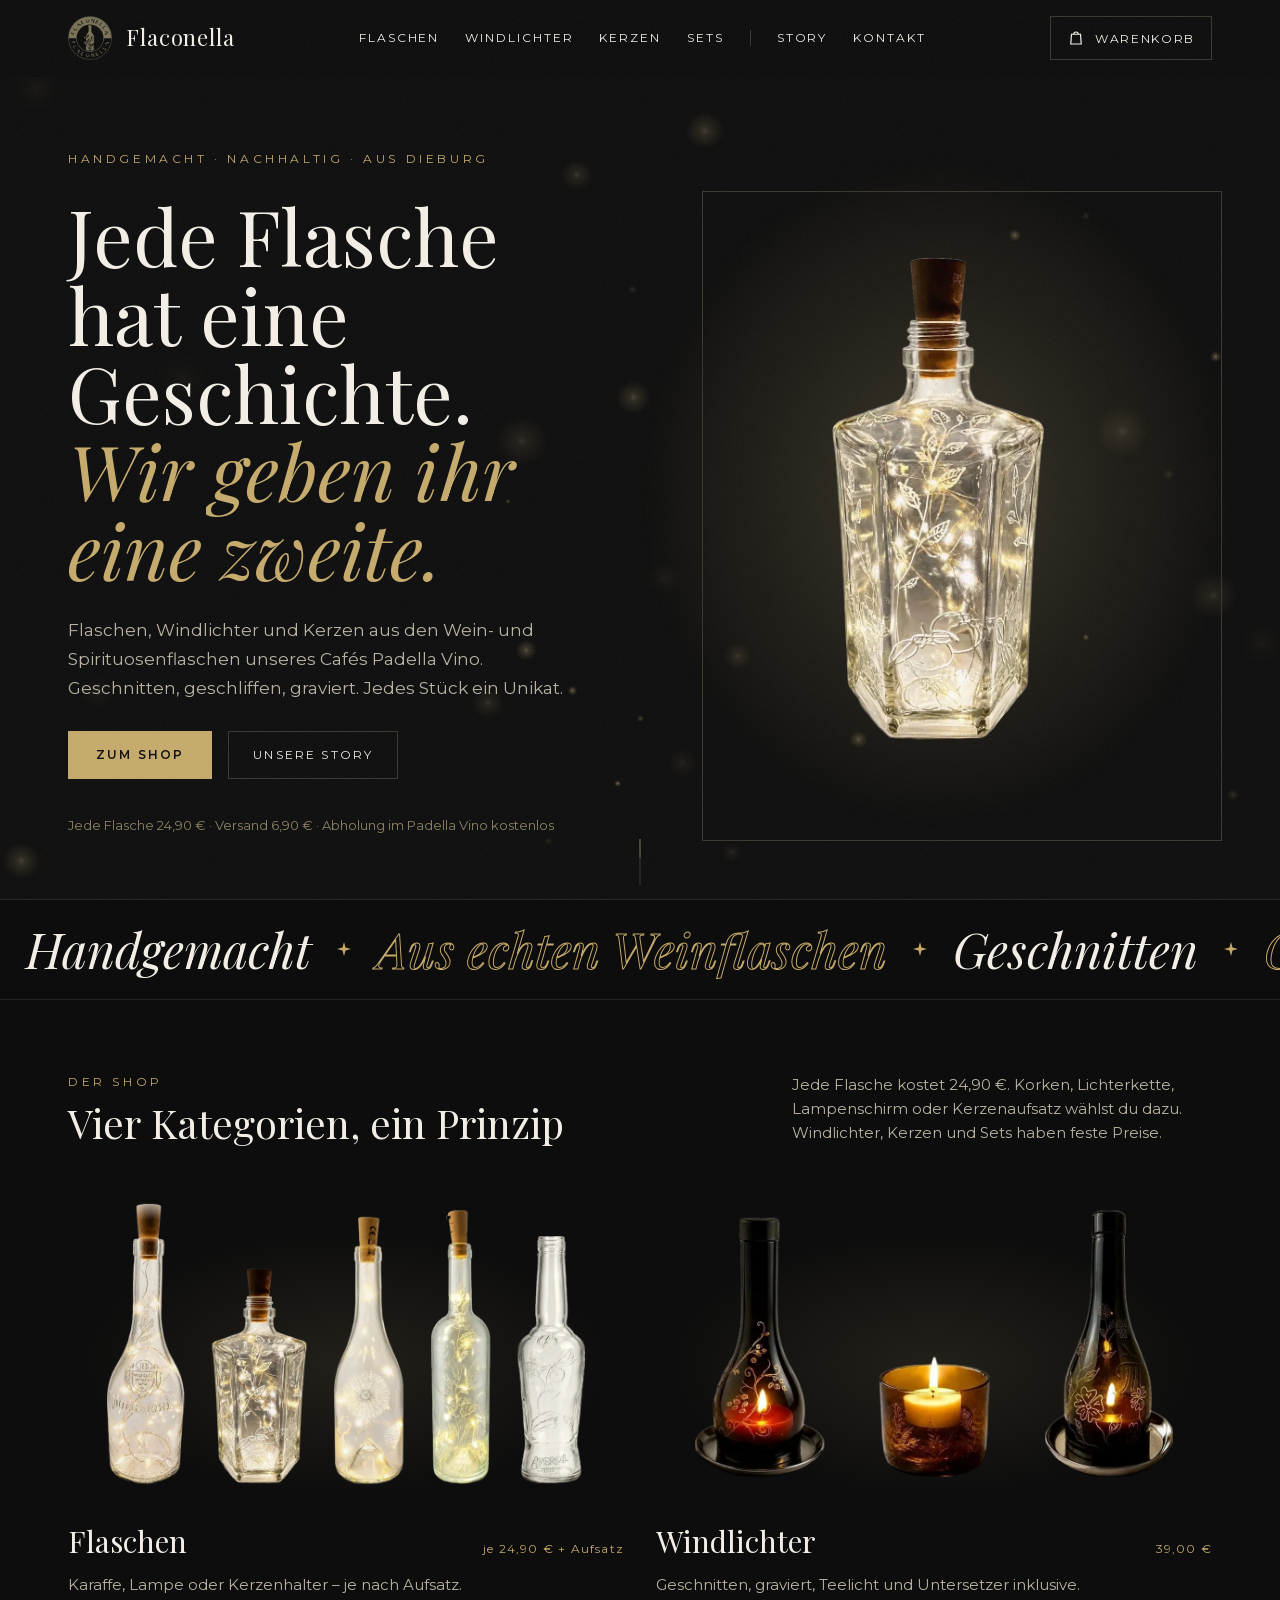
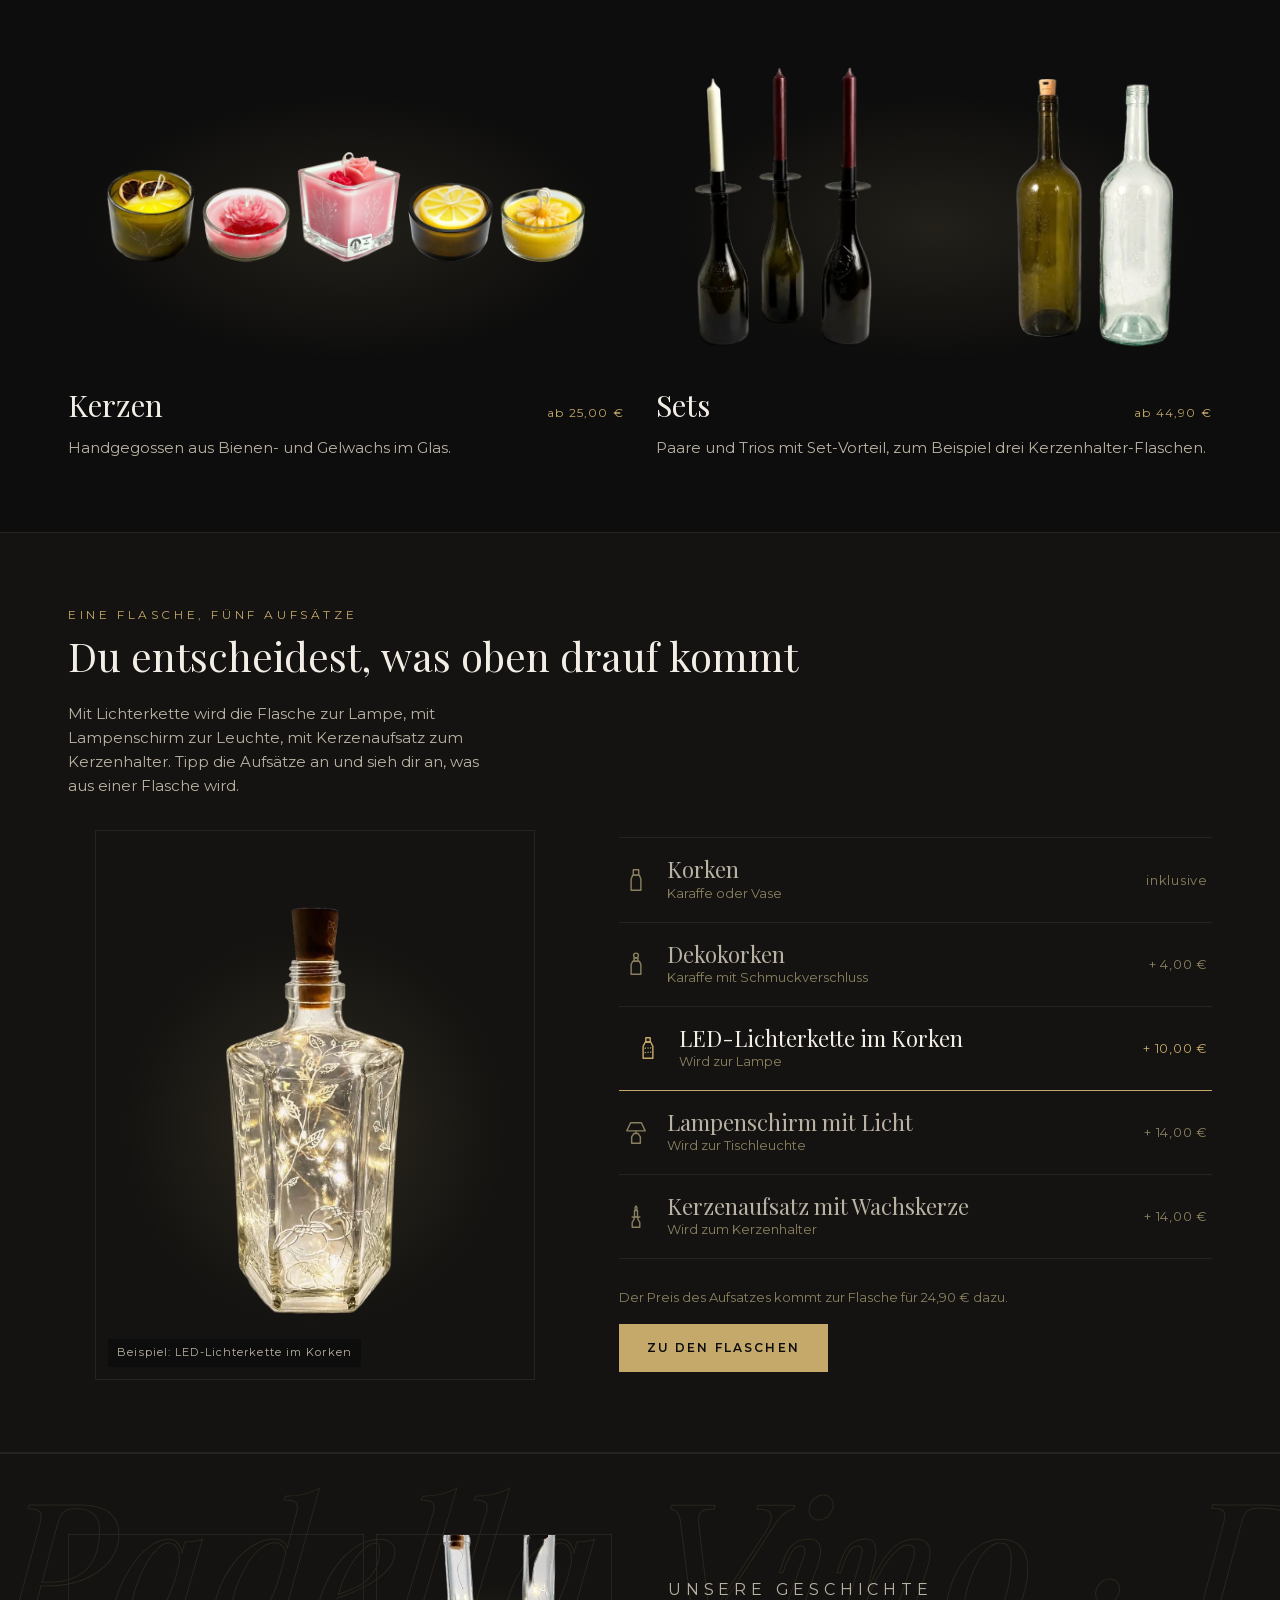
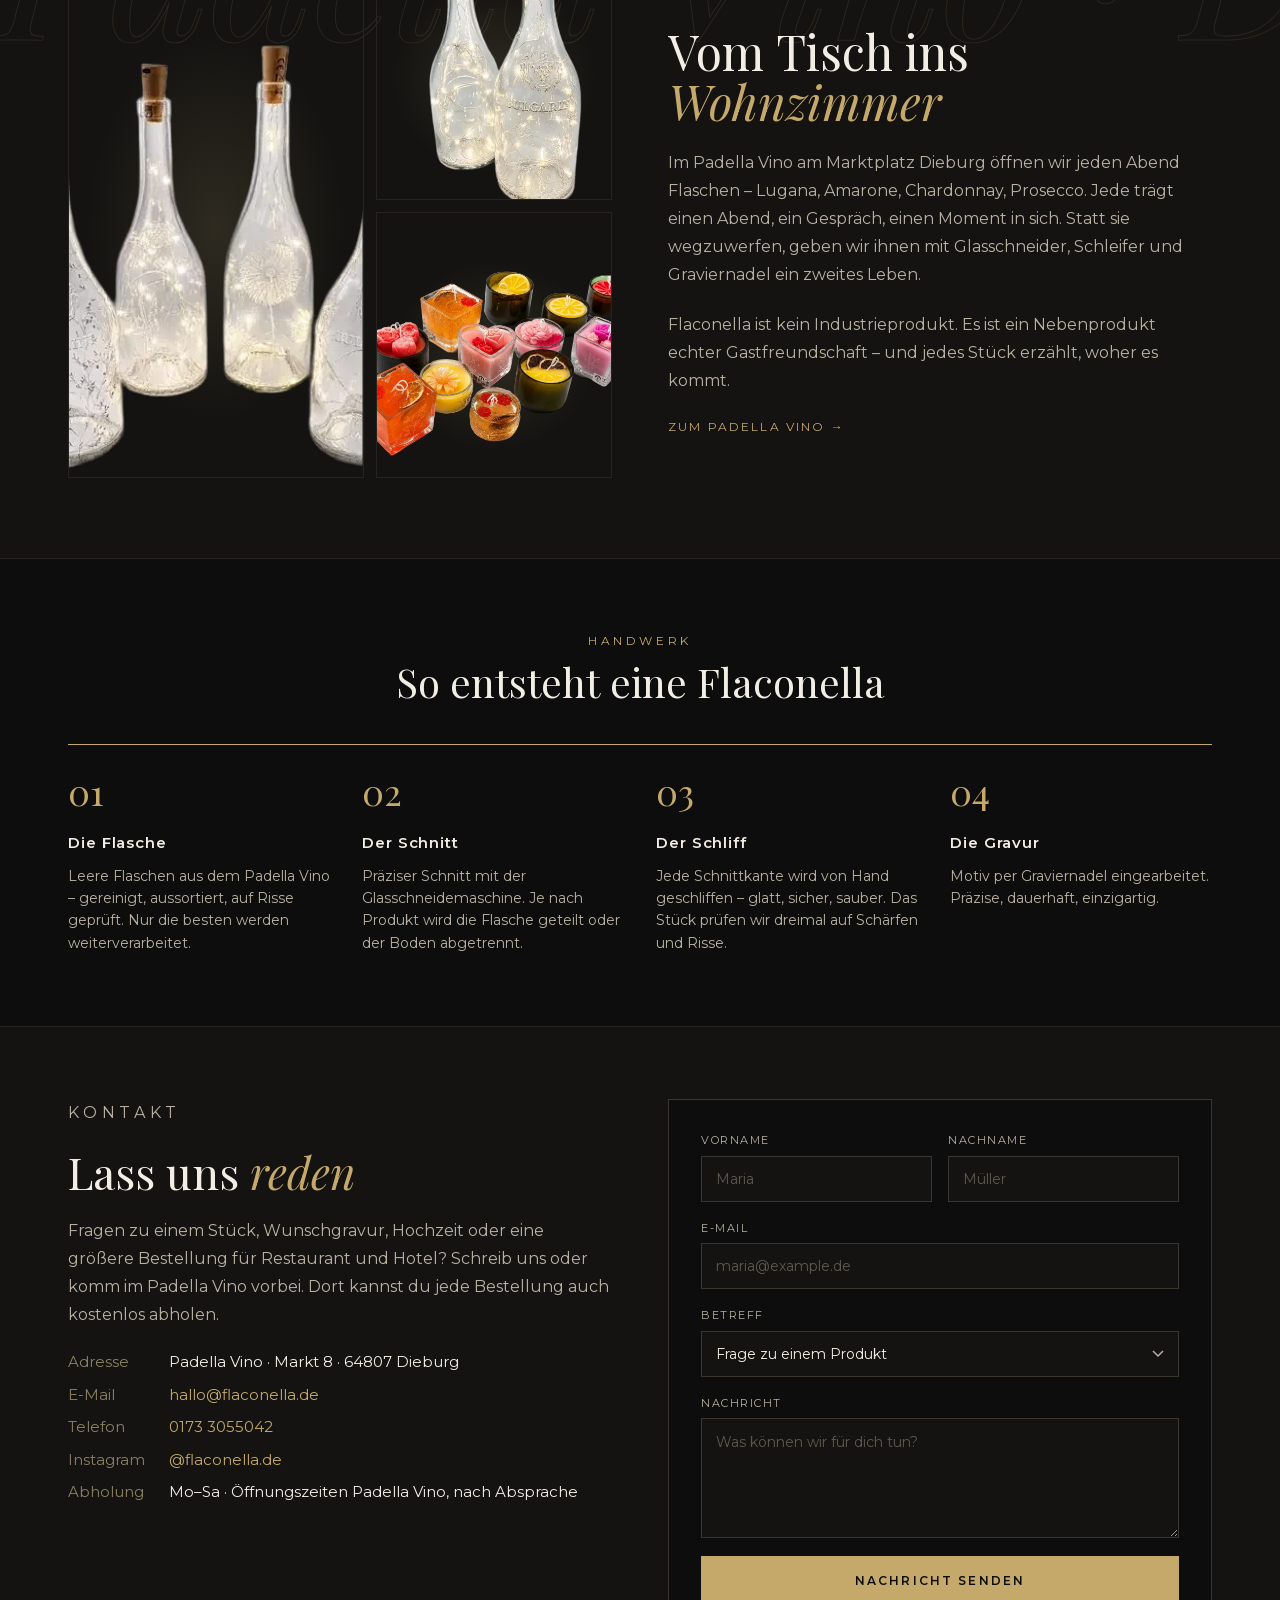
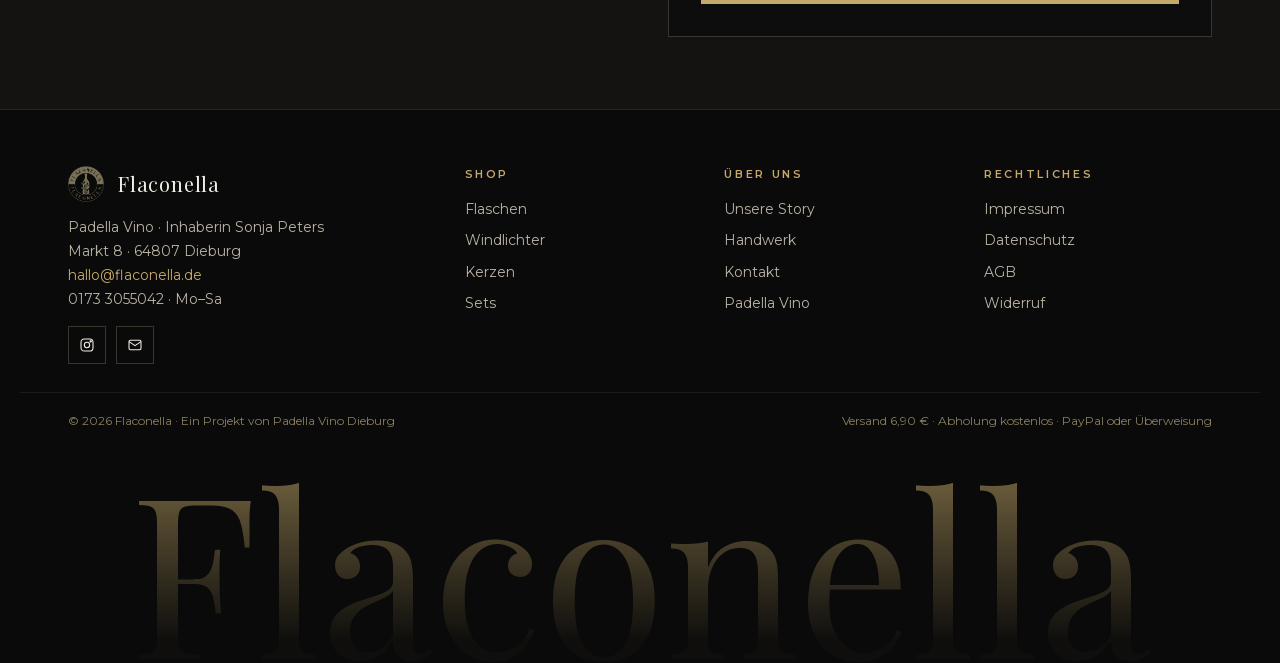
<file: index.html>
<!DOCTYPE html>
<html lang="de">
<head>
<meta charset="UTF-8">
<meta name="viewport" content="width=device-width, initial-scale=1.0">
<title>Flaconella – Handgefertigte Deko aus recycelten Flaschen</title>
<meta name="description" content="Flaschen, Windlichter und Kerzen aus den Wein- und Spirituosenflaschen des Padella Vino in Dieburg. Handgeschnitten, geschliffen, graviert. Versand oder Abholung.">
<meta name="theme-color" content="#0d0d0d">
<link rel="icon" type="image/png" href="/favicon.png">
<link rel="apple-touch-icon" href="/favicon.png">
<link rel="canonical" href="https://flaconella.de/">
<meta property="og:type" content="website">
<meta property="og:site_name" content="Flaconella">
<meta property="og:title" content="Flaconella – Handgefertigte Deko aus recycelten Flaschen">
<meta property="og:description" content="Flaschen, Windlichter und Kerzen aus den Wein- und Spirituosenflaschen des Padella Vino in Dieburg. Handgeschnitten, geschliffen, graviert. Versand oder Abholung.">
<meta property="og:url" content="https://flaconella.de/">
<meta property="og:image" content="https://flaconella.de/images/og.jpg">
<meta property="og:locale" content="de_DE">
<meta name="twitter:card" content="summary_large_image">
<link rel="preload" href="/fonts/PlayfairDisplay-400-latin.woff2" as="font" type="font/woff2" crossorigin>
<link rel="preload" href="/fonts/Montserrat-400-latin.woff2" as="font" type="font/woff2" crossorigin>
<link rel="stylesheet" href="/fonts/fonts.css">
<link rel="stylesheet" href="/css/style.css?v=3472a368">
<script>
(function(d){
  if(window.matchMedia&&matchMedia('(prefers-reduced-motion: no-preference)').matches)d.classList.add('motion');
  function mark(path){
    document.querySelectorAll('a.cat-tile').forEach(function(a){
      var img=a.querySelector('img');if(!img)return;
      var r=img.getBoundingClientRect();
      img.style.viewTransitionName=(new URL(a.href).pathname===path&&r.bottom>0&&r.top<innerHeight)?'kat-hero':'';
    });
  }
  addEventListener('pageswap',function(e){if(!e.viewTransition||!e.activation||!e.activation.entry)return;try{mark(new URL(e.activation.entry.url).pathname)}catch(x){}});
  addEventListener('pagereveal',function(e){if(!e.viewTransition||!window.navigation||!navigation.activation||!navigation.activation.from)return;try{mark(new URL(navigation.activation.from.url).pathname)}catch(x){}});
})(document.documentElement);
</script>
<script type="speculationrules">{"prefetch":[{"where":{"and":[{"href_matches":"/*"},{"not":{"href_matches":"/*.php"}},{"not":{"selector_matches":".product-card"}}]},"eagerness":"moderate"}]}</script>
</head>
<body>
<header class="site-header">
  <div class="wrap header-inner">
    <button class="nav-burger" type="button" aria-label="Menü öffnen" aria-expanded="false" aria-controls="siteNav" onclick="toggleMobileMenu()"><span></span><span></span><span></span></button>
    <a href="/" class="brand" aria-label="Flaconella Startseite"><img src="/images/logo.png" alt="" width="44" height="44"><span>Flaconella</span></a>
    <nav class="site-nav" id="siteNav" aria-label="Hauptnavigation"><a href="/flaschen/" style="--i:0">Flaschen</a><a href="/windlichter/" style="--i:1">Windlichter</a><a href="/kerzen/" style="--i:2">Kerzen</a><a href="/sets/" style="--i:3">Sets</a><span class="nav-sep"></span><a href="/#story" style="--i:4">Story</a><a href="/#kontakt" style="--i:5">Kontakt</a><div class="nav-extra" style="--i:6"><b>Padella Vino</b>Markt 8 · 64807 Dieburg<br>hallo@flaconella.de · 0173 3055042</div></nav>
    <button class="cart-btn" type="button" onclick="openCart()" aria-label="Warenkorb öffnen">
      <svg width="18" height="18" viewBox="0 0 24 24" fill="none" stroke="currentColor" stroke-width="1.6" aria-hidden="true"><path d="M6 7h12l1 13H5L6 7z"/><path d="M9 7a3 3 0 0 1 6 0"/></svg>
      <span class="label">Warenkorb</span><span class="cart-badge">0</span>
    </button>
  </div>
  <span class="scroll-progress" aria-hidden="true"></span>
</header>
<main>
<div class="hero-shell">
  <canvas class="hero-lights" aria-hidden="true"></canvas>
  <section class="hero wrap" id="home">
    <div class="hero-text">
      <p class="eyebrow" data-intro="fade">Handgemacht · Nachhaltig · Aus Dieburg</p>
      <h1 data-split="intro"><span class="w"><span style="--i:0">Jede</span></span> <span class="w"><span style="--i:1">Flasche</span></span> <span class="w"><span style="--i:2">hat</span></span> <span class="w"><span style="--i:3">eine</span></span> <span class="w"><span style="--i:4">Geschichte.</span></span> <em><span class="w"><span style="--i:5">Wir</span></span> <span class="w"><span style="--i:6">geben</span></span> <span class="w"><span style="--i:7">ihr</span></span> <span class="w"><span style="--i:8">eine</span></span> <span class="w"><span style="--i:9">zweite.</span></span></em></h1>
      <p class="hero-desc" data-intro style="--i:6">Flaschen, Windlichter und Kerzen aus den Wein- und Spirituosenflaschen unseres Cafés Padella Vino. Geschnitten, geschliffen, graviert. Jedes Stück ein Unikat.</p>
      <div class="hero-btns" data-intro style="--i:7"><a href="#shop" class="btn">Zum Shop</a><a href="#story" class="btn-ghost">Unsere Story</a></div>
      <p class="hero-fine" data-intro="fade" style="--i:9">Jede Flasche 24,90 € · Versand 6,90 € · Abholung im Padella Vino kostenlos</p>
    </div>
    <div class="hero-visual">
      <div class="hero-stack">
        <span class="hero-glow" aria-hidden="true"></span>
        <span class="hero-frame" aria-hidden="true"></span>
        <div class="hero-photo"><img src="/images/lampe-hexagonal.webp" alt="Flasche Hexagon mit Lichterkette" width="520" height="650" fetchpriority="high"></div>
      </div>
    </div>
  </section>
  <span class="scroll-cue" aria-hidden="true"><span></span></span>
</div>
<div class="marquee" aria-hidden="true"><div class="marquee-track"><span>Handgemacht</span><svg width="14" height="14" viewBox="0 0 24 24" fill="currentColor" aria-hidden="true"><path d="M12 0l2.6 9.4L24 12l-9.4 2.6L12 24l-2.6-9.4L0 12l9.4-2.6z"/></svg><span class="o">Aus echten Weinflaschen</span><svg width="14" height="14" viewBox="0 0 24 24" fill="currentColor" aria-hidden="true"><path d="M12 0l2.6 9.4L24 12l-9.4 2.6L12 24l-2.6-9.4L0 12l9.4-2.6z"/></svg><span>Geschnitten</span><svg width="14" height="14" viewBox="0 0 24 24" fill="currentColor" aria-hidden="true"><path d="M12 0l2.6 9.4L24 12l-9.4 2.6L12 24l-2.6-9.4L0 12l9.4-2.6z"/></svg><span class="o">Geschliffen</span><svg width="14" height="14" viewBox="0 0 24 24" fill="currentColor" aria-hidden="true"><path d="M12 0l2.6 9.4L24 12l-9.4 2.6L12 24l-2.6-9.4L0 12l9.4-2.6z"/></svg><span>Graviert</span><svg width="14" height="14" viewBox="0 0 24 24" fill="currentColor" aria-hidden="true"><path d="M12 0l2.6 9.4L24 12l-9.4 2.6L12 24l-2.6-9.4L0 12l9.4-2.6z"/></svg><span class="o">Aus Dieburg</span><svg width="14" height="14" viewBox="0 0 24 24" fill="currentColor" aria-hidden="true"><path d="M12 0l2.6 9.4L24 12l-9.4 2.6L12 24l-2.6-9.4L0 12l9.4-2.6z"/></svg><span>Jedes Stück ein Unikat</span><svg width="14" height="14" viewBox="0 0 24 24" fill="currentColor" aria-hidden="true"><path d="M12 0l2.6 9.4L24 12l-9.4 2.6L12 24l-2.6-9.4L0 12l9.4-2.6z"/></svg><span class="o">Padella Vino</span><svg width="14" height="14" viewBox="0 0 24 24" fill="currentColor" aria-hidden="true"><path d="M12 0l2.6 9.4L24 12l-9.4 2.6L12 24l-2.6-9.4L0 12l9.4-2.6z"/></svg><span>Handgemacht</span><svg width="14" height="14" viewBox="0 0 24 24" fill="currentColor" aria-hidden="true"><path d="M12 0l2.6 9.4L24 12l-9.4 2.6L12 24l-2.6-9.4L0 12l9.4-2.6z"/></svg><span class="o">Aus echten Weinflaschen</span><svg width="14" height="14" viewBox="0 0 24 24" fill="currentColor" aria-hidden="true"><path d="M12 0l2.6 9.4L24 12l-9.4 2.6L12 24l-2.6-9.4L0 12l9.4-2.6z"/></svg><span>Geschnitten</span><svg width="14" height="14" viewBox="0 0 24 24" fill="currentColor" aria-hidden="true"><path d="M12 0l2.6 9.4L24 12l-9.4 2.6L12 24l-2.6-9.4L0 12l9.4-2.6z"/></svg><span class="o">Geschliffen</span><svg width="14" height="14" viewBox="0 0 24 24" fill="currentColor" aria-hidden="true"><path d="M12 0l2.6 9.4L24 12l-9.4 2.6L12 24l-2.6-9.4L0 12l9.4-2.6z"/></svg><span>Graviert</span><svg width="14" height="14" viewBox="0 0 24 24" fill="currentColor" aria-hidden="true"><path d="M12 0l2.6 9.4L24 12l-9.4 2.6L12 24l-2.6-9.4L0 12l9.4-2.6z"/></svg><span class="o">Aus Dieburg</span><svg width="14" height="14" viewBox="0 0 24 24" fill="currentColor" aria-hidden="true"><path d="M12 0l2.6 9.4L24 12l-9.4 2.6L12 24l-2.6-9.4L0 12l9.4-2.6z"/></svg><span>Jedes Stück ein Unikat</span><svg width="14" height="14" viewBox="0 0 24 24" fill="currentColor" aria-hidden="true"><path d="M12 0l2.6 9.4L24 12l-9.4 2.6L12 24l-2.6-9.4L0 12l9.4-2.6z"/></svg><span class="o">Padella Vino</span><svg width="14" height="14" viewBox="0 0 24 24" fill="currentColor" aria-hidden="true"><path d="M12 0l2.6 9.4L24 12l-9.4 2.6L12 24l-2.6-9.4L0 12l9.4-2.6z"/></svg></div></div>

<section class="section wrap" id="shop">
  <div class="section-head">
    <div class="kicker"><p class="eyebrow" data-reveal="fade">Der Shop</p><h2 data-split="scroll"><span class="w"><span style="--i:0">Vier</span></span> <span class="w"><span style="--i:1">Kategorien,</span></span> <span class="w"><span style="--i:2">ein</span></span> <span class="w"><span style="--i:3">Prinzip</span></span></h2></div>
    <p class="lead" data-reveal style="--i:2">Jede Flasche kostet 24,90 €. Korken, Lichterkette, Lampenschirm oder Kerzenaufsatz wählst du dazu. Windlichter, Kerzen und Sets haben feste Preise.</p>
  </div>
  <div class="cat-grid">
    <a href="/flaschen/" class="cat-tile" data-reveal style="--i:0">
      <span class="pic" data-cursor="Ansehen"><img src="/images/kategorie-flasche.webp" alt="Flaschen" loading="lazy" width="600" height="360"></span>
      <div class="row"><span class="name">Flaschen<i aria-hidden="true">→</i></span><span class="price">je 24,90 € + Aufsatz</span></div>
      <p class="desc">Karaffe, Lampe oder Kerzenhalter – je nach Aufsatz.</p>
    </a>
    <a href="/windlichter/" class="cat-tile" data-reveal style="--i:1">
      <span class="pic" data-cursor="Ansehen"><img src="/images/kategorie-windlicht.webp" alt="Windlichter" loading="lazy" width="600" height="360"></span>
      <div class="row"><span class="name">Windlichter<i aria-hidden="true">→</i></span><span class="price">39,00 €</span></div>
      <p class="desc">Geschnitten, graviert, Teelicht und Untersetzer inklusive.</p>
    </a>
    <a href="/kerzen/" class="cat-tile" data-reveal style="--i:2">
      <span class="pic" data-cursor="Ansehen"><img src="/images/kategorie-kerze.webp" alt="Kerzen" loading="lazy" width="600" height="360"></span>
      <div class="row"><span class="name">Kerzen<i aria-hidden="true">→</i></span><span class="price">ab 25,00 €</span></div>
      <p class="desc">Handgegossen aus Bienen- und Gelwachs im Glas.</p>
    </a>
    <a href="/sets/" class="cat-tile" data-reveal style="--i:3">
      <span class="pic" data-cursor="Ansehen"><img src="/images/kategorie-set.webp" alt="Sets" loading="lazy" width="600" height="360"></span>
      <div class="row"><span class="name">Sets<i aria-hidden="true">→</i></span><span class="price">ab 44,90 €</span></div>
      <p class="desc">Paare und Trios mit Set-Vorteil, zum Beispiel drei Kerzenhalter-Flaschen.</p>
    </a></div>
</section>

<section class="aufsatz-band" id="aufsaetze">
  <div class="wrap">
    <div class="section-head">
      <div class="kicker"><p class="eyebrow" data-reveal="fade">Eine Flasche, fünf Aufsätze</p><h2 data-split="scroll"><span class="w"><span style="--i:0">Du</span></span> <span class="w"><span style="--i:1">entscheidest,</span></span> <span class="w"><span style="--i:2">was</span></span> <span class="w"><span style="--i:3">oben</span></span> <span class="w"><span style="--i:4">drauf</span></span> <span class="w"><span style="--i:5">kommt</span></span></h2></div>
      <p class="lead" data-reveal style="--i:2">Mit Lichterkette wird die Flasche zur Lampe, mit Lampenschirm zur Leuchte, mit Kerzenaufsatz zum Kerzenhalter. Tipp die Aufsätze an und sieh dir an, was aus einer Flasche wird.</p>
    </div>
    <div class="aufsatz-switch" data-aufsatz>
      <div class="aufsatz-stage" data-reveal><figure class="aufsatz-shot on"><img src="/images/lampe-weinflasche-klar.webp" alt="Flasche mit Korken" loading="lazy" width="440" height="550"><figcaption>Beispiel: Korken</figcaption></figure><figure class="aufsatz-shot"><span class="ill"><svg width="150" height="150" viewBox="0 0 24 24" fill="none" stroke="currentColor" stroke-width="1.3" stroke-linejoin="round" aria-hidden="true"><circle cx="12" cy="4.2" r="2.2"/><path d="M10.2 6.4h3.6v3h-3.6z"/><path d="M9 9.4h6l1.5 3V21.5h-9v-9z"/></svg></span><figcaption>Foto folgt</figcaption></figure><figure class="aufsatz-shot"><img src="/images/lampe-hexagonal.webp" alt="Flasche mit LED-Lichterkette im Korken" loading="lazy" width="440" height="550"><figcaption>Beispiel: LED-Lichterkette im Korken</figcaption></figure><figure class="aufsatz-shot"><span class="ill"><svg width="150" height="150" viewBox="0 0 24 24" fill="none" stroke="currentColor" stroke-width="1.3" stroke-linejoin="round" aria-hidden="true"><path d="M7 2.5h10l3.5 7.5h-17z"/><path d="M12 10v2.5"/><path d="M10 12.5h4l2 3v6H8v-6z"/></svg></span><figcaption>Foto folgt</figcaption></figure><figure class="aufsatz-shot"><img src="/images/kerzenhalter_set_3er_02.webp" alt="Flasche mit Kerzenaufsatz mit Wachskerze" loading="lazy" width="440" height="550"><figcaption>Beispiel: Kerzenaufsatz mit Wachskerze</figcaption></figure></div>
      <div data-reveal style="--i:1">
        <div class="aufsatz-list" role="tablist" aria-label="Aufsätze"><button type="button" class="aufsatz-row on" role="tab" aria-selected="true" tabindex="0"><span class="ic"><svg width="26" height="26" viewBox="0 0 24 24" fill="none" stroke="currentColor" stroke-width="1.3" stroke-linejoin="round" aria-hidden="true"><path d="M9.5 2.5h5v5h-5z"/><path d="M9 7.5h6l1.5 3.5V21.5h-9V11z"/></svg></span><span><strong>Korken</strong><small>Karaffe oder Vase</small></span><span class="pr">inklusive</span><span class="bar"></span></button><button type="button" class="aufsatz-row" role="tab" aria-selected="false" tabindex="-1"><span class="ic"><svg width="26" height="26" viewBox="0 0 24 24" fill="none" stroke="currentColor" stroke-width="1.3" stroke-linejoin="round" aria-hidden="true"><circle cx="12" cy="4.2" r="2.2"/><path d="M10.2 6.4h3.6v3h-3.6z"/><path d="M9 9.4h6l1.5 3V21.5h-9v-9z"/></svg></span><span><strong>Dekokorken</strong><small>Karaffe mit Schmuckverschluss</small></span><span class="pr">+ 4,00 €</span><span class="bar"></span></button><button type="button" class="aufsatz-row" role="tab" aria-selected="false" tabindex="-1"><span class="ic"><svg width="26" height="26" viewBox="0 0 24 24" fill="none" stroke="currentColor" stroke-width="1.3" stroke-linejoin="round" aria-hidden="true"><path d="M10 2.5h4v4h-4z"/><path d="M9.5 6.5h5l2 4v11h-9v-11z"/><path d="M9 12c2 1 4-1 6 0M9 16c2 1 4-1 6 0" stroke-dasharray="1 1.6"/></svg></span><span><strong>LED-Lichterkette im Korken</strong><small>Wird zur Lampe</small></span><span class="pr">+ 10,00 €</span><span class="bar"></span></button><button type="button" class="aufsatz-row" role="tab" aria-selected="false" tabindex="-1"><span class="ic"><svg width="26" height="26" viewBox="0 0 24 24" fill="none" stroke="currentColor" stroke-width="1.3" stroke-linejoin="round" aria-hidden="true"><path d="M7 2.5h10l3.5 7.5h-17z"/><path d="M12 10v2.5"/><path d="M10 12.5h4l2 3v6H8v-6z"/></svg></span><span><strong>Lampenschirm mit Licht</strong><small>Wird zur Tischleuchte</small></span><span class="pr">+ 14,00 €</span><span class="bar"></span></button><button type="button" class="aufsatz-row" role="tab" aria-selected="false" tabindex="-1"><span class="ic"><svg width="26" height="26" viewBox="0 0 24 24" fill="none" stroke="currentColor" stroke-width="1.3" stroke-linejoin="round" aria-hidden="true"><path d="M12 1.8c1.3 1.6 1.3 2.8 0 3.8-1.3-1-1.3-2.2 0-3.8z"/><path d="M10.6 6h2.8v6h-2.8z"/><path d="M8 12h8"/><path d="M10.2 12v2.2L8.5 17v4.5h7V17l-1.7-2.8V12"/></svg></span><span><strong>Kerzenaufsatz mit Wachskerze</strong><small>Wird zum Kerzenhalter</small></span><span class="pr">+ 14,00 €</span><span class="bar"></span></button></div>
        <div class="aufsatz-foot"><p>Der Preis des Aufsatzes kommt zur Flasche für 24,90 € dazu.</p><a href="/flaschen/" class="btn">Zu den Flaschen</a></div>
      </div>
    </div>
  </div>
</section>

<section class="story" id="story">
  <span class="story-ghost" aria-hidden="true">Padella Vino · Dieburg · Padella Vino</span>
  <div class="wrap grid">
    <div class="story-collage">
      <span class="cell a" data-reveal="clip"><img src="/images/story-kollektion.webp" alt="Vier gravierte Flaschen mit Lichterkette" loading="lazy" width="480" height="600"></span>
      <span class="cell b" data-reveal="clip" style="--i:1"><img src="/images/story-lampen.webp" alt="Zwei Flaschenlampen" loading="lazy" width="480" height="600"></span>
      <span class="cell c" data-reveal="clip" style="--i:2"><img src="/images/story-kerzen.webp" alt="Handgegossene Kerzen im Glas" loading="lazy" width="600" height="600"></span>
    </div>
    <div class="text">
      <p class="eyebrow" data-reveal="fade">Unsere Geschichte</p>
      <h2 data-split="scroll"><span class="w"><span style="--i:0">Vom</span></span> <span class="w"><span style="--i:1">Tisch</span></span> <span class="w"><span style="--i:2">ins</span></span> <em><span class="w"><span style="--i:3">Wohnzimmer</span></span></em></h2>
      <p data-reveal style="--i:1">Im Padella Vino am Marktplatz Dieburg öffnen wir jeden Abend Flaschen – Lugana, Amarone, Chardonnay, Prosecco. Jede trägt einen Abend, ein Gespräch, einen Moment in sich. Statt sie wegzuwerfen, geben wir ihnen mit Glasschneider, Schleifer und Graviernadel ein zweites Leben.</p>
      <p data-reveal style="--i:2">Flaconella ist kein Industrieprodukt. Es ist ein Nebenprodukt echter Gastfreundschaft – und jedes Stück erzählt, woher es kommt.</p>
      <a href="https://padella-vino.de" target="_blank" rel="noopener" class="link" data-reveal="fade" style="--i:3">Zum Padella Vino →</a>
    </div>
  </div>
</section>

<section class="section wrap process" id="prozess">
  <div class="head"><p class="eyebrow" data-reveal="fade">Handwerk</p><h2 data-split="scroll"><span class="w"><span style="--i:0">So</span></span> <span class="w"><span style="--i:1">entsteht</span></span> <span class="w"><span style="--i:2">eine</span></span> <span class="w"><span style="--i:3">Flaconella</span></span></h2></div>
  <div class="steps">
    <div class="step" style="--i:0"><span class="num">01</span><strong>Die Flasche</strong><p>Leere Flaschen aus dem Padella Vino – gereinigt, aussortiert, auf Risse geprüft. Nur die besten werden weiterverarbeitet.</p></div>
    <div class="step" style="--i:1"><span class="num">02</span><strong>Der Schnitt</strong><p>Präziser Schnitt mit der Glasschneidemaschine. Je nach Produkt wird die Flasche geteilt oder der Boden abgetrennt.</p></div>
    <div class="step" style="--i:2"><span class="num">03</span><strong>Der Schliff</strong><p>Jede Schnittkante wird von Hand geschliffen – glatt, sicher, sauber. Das Stück prüfen wir dreimal auf Schärfen und Risse.</p></div>
    <div class="step" style="--i:3"><span class="num">04</span><strong>Die Gravur</strong><p>Motiv per Graviernadel eingearbeitet. Präzise, dauerhaft, einzigartig.</p></div>
  </div>
</section>

<section class="contact" id="kontakt">
  <div class="wrap grid">
    <div class="text">
      <p class="eyebrow" data-reveal="fade">Kontakt</p>
      <h2 data-split="scroll"><span class="w"><span style="--i:0">Lass</span></span> <span class="w"><span style="--i:1">uns</span></span> <em><span class="w"><span style="--i:2">reden</span></span></em></h2>
      <p data-reveal style="--i:1">Fragen zu einem Stück, Wunschgravur, Hochzeit oder eine größere Bestellung für Restaurant und Hotel? Schreib uns oder komm im Padella Vino vorbei. Dort kannst du jede Bestellung auch kostenlos abholen.</p>
      <dl data-reveal style="--i:2">
        <dt>Adresse</dt><dd>Padella Vino · Markt 8 · 64807 Dieburg</dd>
        <dt>E-Mail</dt><dd><a href="mailto:hallo@flaconella.de">hallo@flaconella.de</a></dd>
        <dt>Telefon</dt><dd><a href="tel:+491733055042">0173 3055042</a></dd>
        <dt>Instagram</dt><dd><a href="https://instagram.com/flaconella.de" target="_blank" rel="noopener">@flaconella.de</a></dd>
        <dt>Abholung</dt><dd>Mo–Sa · Öffnungszeiten Padella Vino, nach Absprache</dd>
      </dl>
    </div>
    <form class="form" onsubmit="submitContact(event)" data-reveal data-glow style="--i:1">
      <div class="form-row">
        <div class="field"><label for="ct-vorname">Vorname</label><input type="text" id="ct-vorname" name="vorname" placeholder="Maria" required autocomplete="given-name"></div>
        <div class="field"><label for="ct-nachname">Nachname</label><input type="text" id="ct-nachname" name="nachname" placeholder="Müller" required autocomplete="family-name"></div>
      </div>
      <div class="field"><label for="ct-email">E-Mail</label><input type="email" id="ct-email" name="email" placeholder="maria@example.de" required autocomplete="email"></div>
      <div class="field"><label for="ct-betreff">Betreff</label>
        <select id="ct-betreff" name="betreff">
          <option>Frage zu einem Produkt</option><option>Wunschgravur</option><option>Hochzeit / Event</option><option>Gastronomie & Hotels</option><option>Bestellung</option><option>Sonstiges</option>
        </select></div>
      <div class="field"><label for="ct-nachricht">Nachricht</label><textarea id="ct-nachricht" name="nachricht" placeholder="Was können wir für dich tun?" required></textarea></div>
      <input type="text" name="_gotcha" tabindex="-1" autocomplete="off" class="sr-only" aria-hidden="true">
      <button type="submit" class="btn form-submit">Nachricht senden</button>
    </form>
  </div>
</section>

</main>
<footer class="site-footer">
  <div class="wrap footer-grid">
    <div class="footer-brand">
      <a href="/" class="brand"><img src="/images/logo.png" alt="" width="36" height="36"><span>Flaconella</span></a>
      <p>Padella Vino · Inhaberin Sonja Peters<br>Markt 8 · 64807 Dieburg<br><a href="mailto:hallo@flaconella.de">hallo@flaconella.de</a><br><a href="tel:+491733055042" style="color:inherit">0173 3055042</a> · Mo–Sa</p>
      <div class="social">
        <a href="https://instagram.com/flaconella.de" target="_blank" rel="noopener" aria-label="Instagram"><svg width="16" height="16" viewBox="0 0 24 24" fill="none" stroke="currentColor" stroke-width="1.6" aria-hidden="true"><rect x="3" y="3" width="18" height="18" rx="5"/><circle cx="12" cy="12" r="4"/><circle cx="17.5" cy="6.5" r="1" fill="currentColor"/></svg></a>
        <a href="mailto:hallo@flaconella.de" aria-label="E-Mail"><svg width="16" height="16" viewBox="0 0 24 24" fill="none" stroke="currentColor" stroke-width="1.6" aria-hidden="true"><rect x="3" y="5" width="18" height="14" rx="2"/><path d="M3 7l9 6 9-6"/></svg></a>
      </div>
    </div>
    <div class="footer-col"><h4>Shop</h4><ul><li><a href="/flaschen/">Flaschen</a></li><li><a href="/windlichter/">Windlichter</a></li><li><a href="/kerzen/">Kerzen</a></li><li><a href="/sets/">Sets</a></li></ul></div>
    <div class="footer-col"><h4>Über uns</h4><ul><li><a href="/#story">Unsere Story</a></li><li><a href="/#prozess">Handwerk</a></li><li><a href="/#kontakt">Kontakt</a></li><li><a href="https://padella-vino.de" target="_blank" rel="noopener">Padella Vino</a></li></ul></div>
    <div class="footer-col"><h4>Rechtliches</h4><ul><li><a href="/impressum/">Impressum</a></li><li><a href="/datenschutz/">Datenschutz</a></li><li><a href="/agb/">AGB</a></li><li><a href="/widerruf/">Widerruf</a></li></ul></div>
  </div>
  <div class="wrap footer-bottom"><span>© 2026 Flaconella · Ein Projekt von <a href="https://padella-vino.de" target="_blank" rel="noopener" style="color:inherit">Padella Vino Dieburg</a></span><span>Versand 6,90 € · Abholung kostenlos · PayPal oder Überweisung</span></div>
  <div class="footer-word" aria-hidden="true"><span style="--i:0">F</span><span style="--i:1">l</span><span style="--i:2">a</span><span style="--i:3">c</span><span style="--i:4">o</span><span style="--i:5">n</span><span style="--i:6">e</span><span style="--i:7">l</span><span style="--i:8">l</span><span style="--i:9">a</span></div>
</footer>
<button class="to-top" type="button" aria-label="Nach oben"><svg class="ring" viewBox="0 0 52 52" aria-hidden="true"><circle class="t" cx="26" cy="26" r="25"/><circle class="p" cx="26" cy="26" r="25" pathLength="1"/></svg><svg width="16" height="16" viewBox="0 0 24 24" fill="none" stroke="currentColor" stroke-width="1.6" aria-hidden="true"><path d="M12 19V5M5 12l7-7 7 7"/></svg></button>

<div class="cart-overlay" id="cartOverlay" onclick="closeCart()"></div>
<aside class="cart-sidebar" id="cartSidebar" role="dialog" aria-modal="true" aria-label="Warenkorb">
  <div class="cart-header"><h3>Warenkorb</h3><button class="cart-close" type="button" onclick="closeCart()" aria-label="Warenkorb schließen">✕</button></div>
  <div class="cart-items" id="cartItems"></div>
  <div class="cart-footer">
    <div class="cart-subtotal"><span>Zwischensumme</span><strong id="cartTotal">0,00 €</strong></div>
    <p class="cart-note" id="cartNote"></p>
    <button class="btn cart-checkout-btn" id="checkoutBtn" type="button" onclick="openCheckout()" disabled>Zur Kasse</button>
    <div class="express" id="expressCart" hidden>
      <div class="express-head"><span>Express-Checkout</span><span class="express-test" hidden>Testmodus</span></div>
      <div class="paypal-slot" id="paypalCart"></div>
      <p class="express-hint">Lieferadresse und Zahlung direkt aus deinem PayPal-Konto. Versand wird mit berechnet; Abholung wählst du über „Zur Kasse“.</p>
    </div>
  </div>
</aside>

<div class="modal-overlay" id="productModal" role="dialog" aria-modal="true" aria-labelledby="modalTitle">
  <div class="modal" id="modalContent">
    <button class="modal-close" type="button" aria-label="Schließen" onclick="closeModal()">✕</button>
    <div class="modal-grid"><div class="modal-img" id="modalImg"></div><div class="modal-info" id="modalInfo"></div></div>
  </div>
</div>

<div class="modal-overlay" id="checkoutModal" role="dialog" aria-modal="true" aria-label="Bestellung abschließen">
  <div class="checkout-modal">
    <button class="modal-close" type="button" aria-label="Schließen" onclick="closeCheckout()">✕</button>
    <div class="checkout-grid">
      <form class="checkout-form" onsubmit="submitOrder(event)">
        <div class="checkout-header"><p class="eyebrow">Kasse</p><h3>Bestellung abschließen</h3><p>Wir melden uns innerhalb von 24 Stunden.</p></div>
        <div class="checkout-express" id="expressCheckout" hidden>
          <div class="express-head"><span>Express-Checkout <span class="express-test" hidden>· Testmodus</span></span><span>Adresse &amp; Zahlung aus deinem Konto</span></div>
          <div class="paypal-slot" id="paypalCheckout"></div>
        </div>
        <div class="checkout-or" id="checkoutOr" hidden>oder per Überweisung</div>
        <div class="opt-group"><div class="checkout-section-title">Lieferung</div><div class="tiles" id="shipOptions"></div></div>
        <div class="checkout-fields">
          <div class="checkout-section-title">Deine Daten</div>
          <div class="form-row">
            <div class="field"><label for="co-fname">Vorname *</label><input type="text" id="co-fname" name="vorname" autocomplete="given-name" required placeholder="Maria"></div>
            <div class="field"><label for="co-lname">Nachname *</label><input type="text" id="co-lname" name="nachname" autocomplete="family-name" required placeholder="Müller"></div>
          </div>
          <div class="form-row">
            <div class="field"><label for="co-email">E-Mail *</label><input type="email" id="co-email" name="email" autocomplete="email" required placeholder="maria@example.de"></div>
            <div class="field"><label for="co-phone">Telefon</label><input type="tel" id="co-phone" name="telefon" autocomplete="tel" placeholder="+49 6071 …"></div>
          </div>
          <div id="addressFields" class="checkout-fields">
            <div class="field"><label for="co-street" id="co-street-label">Straße &amp; Hausnummer *</label><input type="text" id="co-street" name="strasse" autocomplete="street-address" required placeholder="Musterstraße 12"></div>
            <div class="form-row zip">
              <div class="field"><label for="co-zip" id="co-zip-label">PLZ *</label><input type="text" id="co-zip" name="plz" autocomplete="postal-code" required placeholder="64807" pattern="[0-9]{5}" title="Fünfstellige Postleitzahl" inputmode="numeric"></div>
              <div class="field"><label for="co-city" id="co-city-label">Ort *</label><input type="text" id="co-city" name="ort" autocomplete="address-level2" required placeholder="Dieburg"></div>
            </div>
            <p class="note">Lieferung nur innerhalb Deutschlands.</p>
          </div>
        </div>
        <div class="checkout-payment-info"><h4>Zahlung &amp; Versand</h4><p>Nach dem Bestellen erhältst du von uns eine Bestätigung mit den Zahlungsdaten per E-Mail (Überweisung). Versand innerhalb von 3–5 Werktagen nach Zahlungseingang.</p></div>
        <label class="checkout-consent"><input type="checkbox" id="co-consent" required><span>Ich habe die <a href="/agb/" target="_blank">AGB</a> und die <a href="/widerruf/" target="_blank">Widerrufsbelehrung</a> gelesen und akzeptiere sie. Die <a href="/datenschutz/" target="_blank">Datenschutzerklärung</a> habe ich zur Kenntnis genommen.</span></label>
        <button type="submit" class="btn checkout-submit">Zahlungspflichtig bestellen</button>
        <p class="checkout-note">Du erhältst eine Bestätigung per E-Mail. Es gelten die gesetzlichen Gewährleistungsrechte.</p>
      </form>
      <aside class="checkout-aside">
        <div class="checkout-section-title">Deine Bestellung</div>
        <div id="checkoutSummary"></div>
        <div class="checkout-final" id="checkoutFinal"></div>
        <p class="fine">Die Bestellnummer bekommst du mit der Bestätigung per E-Mail.</p>
        <a href="#" class="link" onclick="closeCheckout();setTimeout(openCart,300);return false;">← Warenkorb bearbeiten</a>
      </aside>
    </div>
  </div>
</div>

<div class="modal-overlay" id="successModal" role="dialog" aria-modal="true" aria-label="Bestellung">
  <div class="success-modal">
    <button class="modal-close" type="button" aria-label="Schließen" onclick="closeSuccess()">✕</button>
    <div class="success-icon" data-state="ok">
      <svg class="ok" width="64" height="64" viewBox="0 0 64 64" fill="none" stroke="currentColor" stroke-width="1.6" stroke-linecap="round" stroke-linejoin="round" aria-hidden="true"><circle cx="32" cy="32" r="30" pathLength="1"/><path d="M20 33l8 8 16-17" pathLength="1"/></svg>
      <svg class="mail" width="64" height="64" viewBox="0 0 64 64" fill="none" stroke="currentColor" stroke-width="1.6" stroke-linecap="round" stroke-linejoin="round" aria-hidden="true"><circle cx="32" cy="32" r="30" pathLength="1"/><path d="M18 24h28v18H18zM18 25l14 10 14-10" pathLength="1"/></svg>
    </div>
    <h3 id="successTitle">Bestellung eingegangen!</h3>
    <p id="successText"></p>
    <div id="successPayment" style="width:100%"></div>
    <button class="btn" type="button" onclick="closeSuccess()">Weiter einkaufen</button>
  </div>
</div>

<div class="toast" id="toast" role="status" aria-live="polite"><span id="toastMsg"></span></div>
<script src="/js/products.js?v=87ab1d9d"></script>
<script src="/js/bilder.js?v=b66ea14e"></script>
<script src="/js/motion.js?v=fdea31c4"></script>
<script src="/js/shop.js?v=444ffa16"></script>
</body>
</html>
</file>
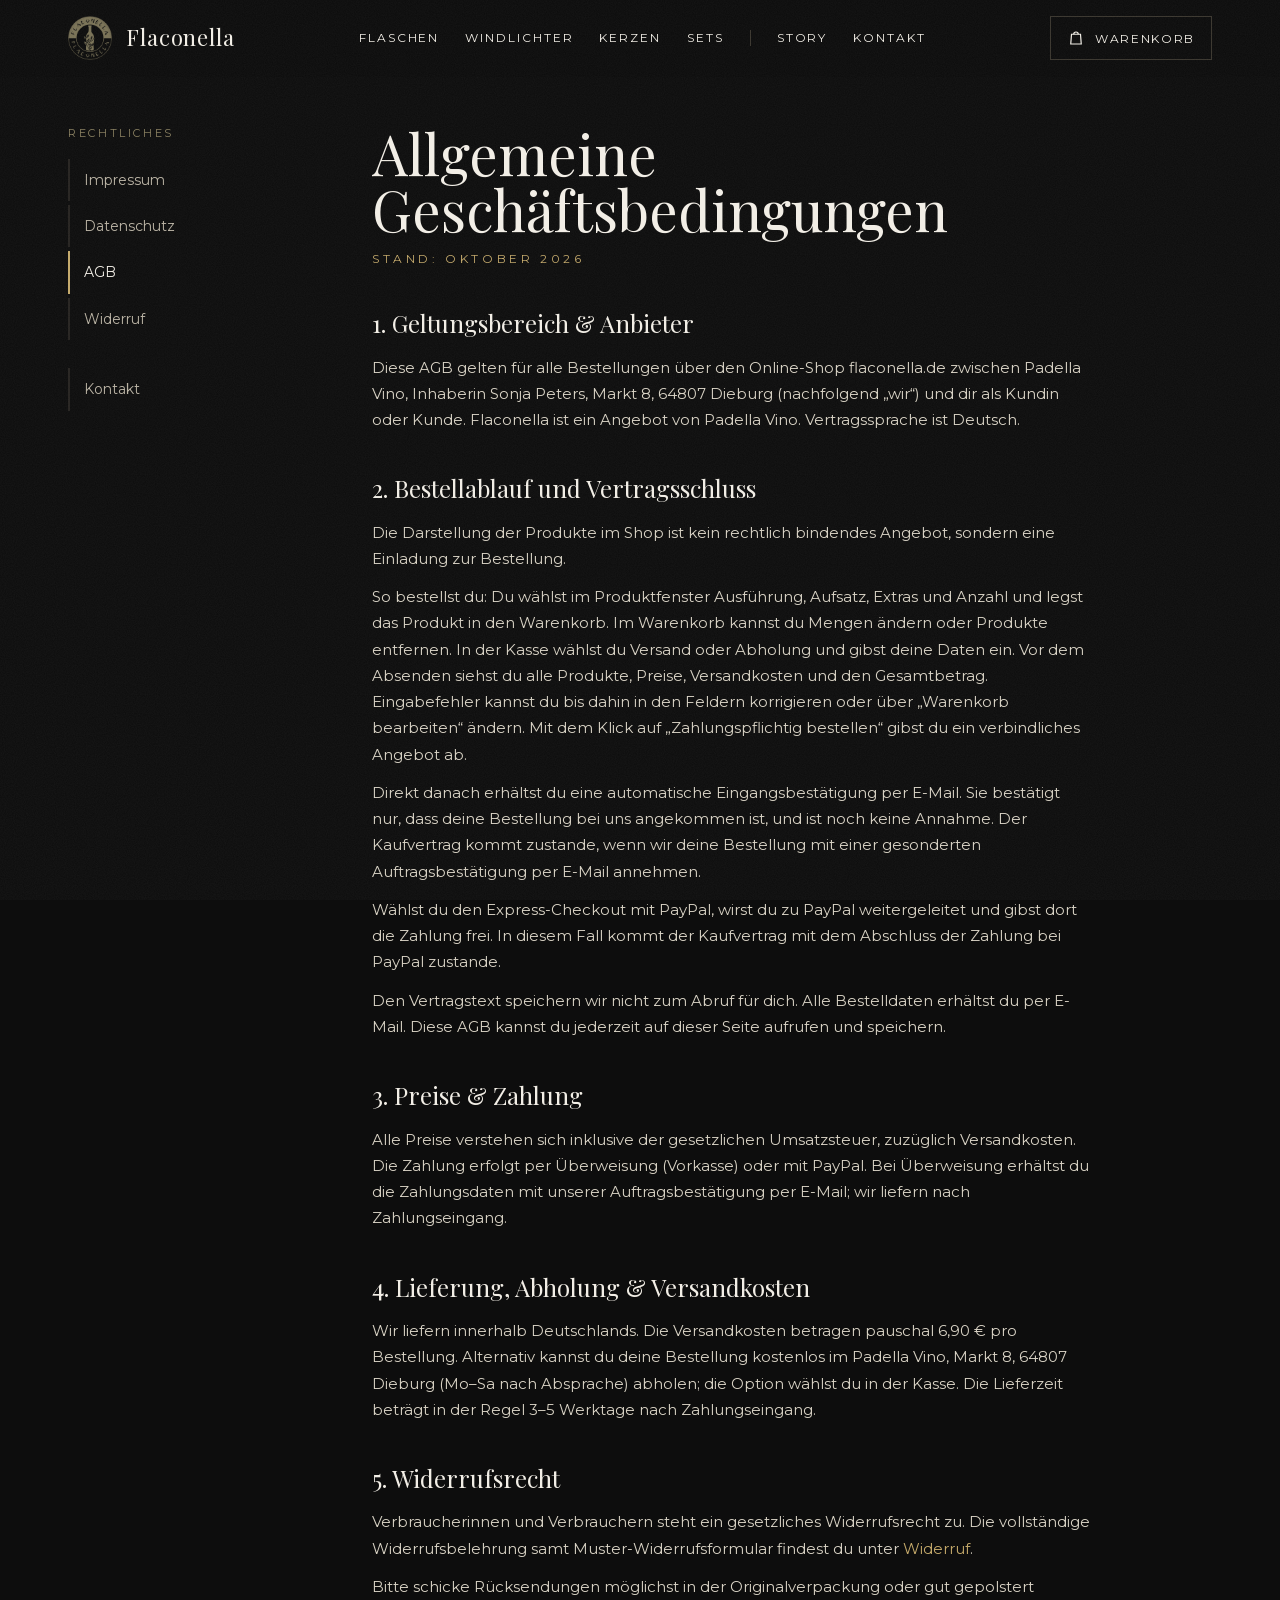
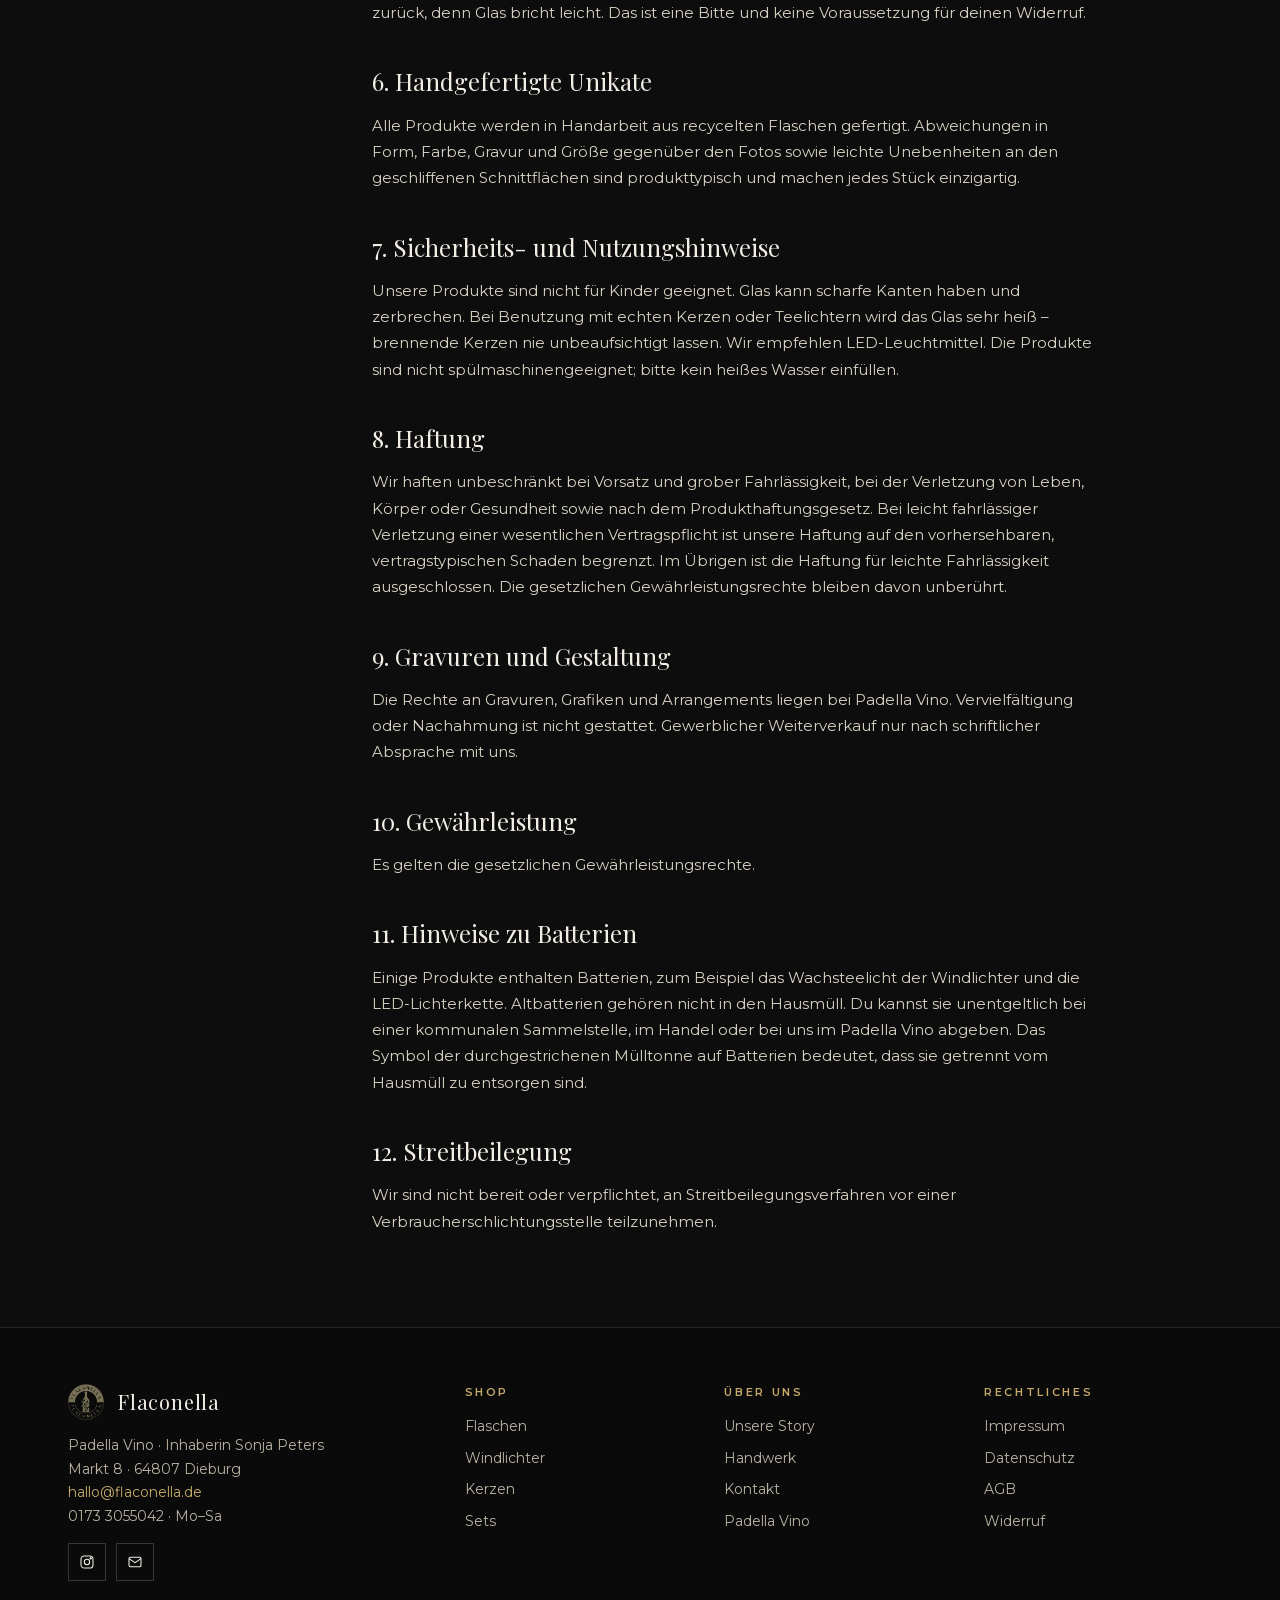
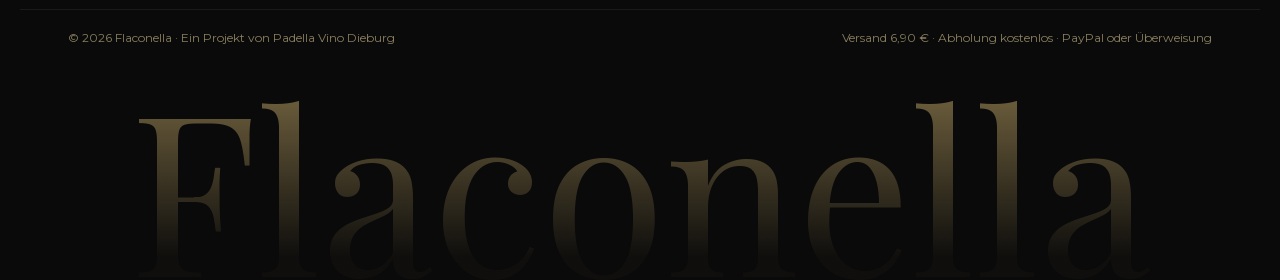
<file: agb/index.html>
<!DOCTYPE html>
<html lang="de">
<head>
<meta charset="UTF-8">
<meta name="viewport" content="width=device-width, initial-scale=1.0">
<title>Allgemeine Geschäftsbedingungen – Flaconella</title>
<meta name="description" content="AGB des Flaconella-Shops: Bestellung, Preise, Versand, Zahlung, Gewährleistung.">
<meta name="theme-color" content="#0d0d0d">
<link rel="icon" type="image/png" href="/favicon.png">
<link rel="apple-touch-icon" href="/favicon.png">
<link rel="canonical" href="https://flaconella.de/agb/">
<meta property="og:type" content="website">
<meta property="og:site_name" content="Flaconella">
<meta property="og:title" content="Allgemeine Geschäftsbedingungen – Flaconella">
<meta property="og:description" content="AGB des Flaconella-Shops: Bestellung, Preise, Versand, Zahlung, Gewährleistung.">
<meta property="og:url" content="https://flaconella.de/agb/">
<meta property="og:image" content="https://flaconella.de/images/og.jpg">
<meta property="og:locale" content="de_DE">
<meta name="twitter:card" content="summary_large_image">
<link rel="preload" href="/fonts/PlayfairDisplay-400-latin.woff2" as="font" type="font/woff2" crossorigin>
<link rel="preload" href="/fonts/Montserrat-400-latin.woff2" as="font" type="font/woff2" crossorigin>
<link rel="stylesheet" href="/fonts/fonts.css">
<link rel="stylesheet" href="/css/style.css?v=3472a368">
<script>
(function(d){
  if(window.matchMedia&&matchMedia('(prefers-reduced-motion: no-preference)').matches)d.classList.add('motion');
  function mark(path){
    document.querySelectorAll('a.cat-tile').forEach(function(a){
      var img=a.querySelector('img');if(!img)return;
      var r=img.getBoundingClientRect();
      img.style.viewTransitionName=(new URL(a.href).pathname===path&&r.bottom>0&&r.top<innerHeight)?'kat-hero':'';
    });
  }
  addEventListener('pageswap',function(e){if(!e.viewTransition||!e.activation||!e.activation.entry)return;try{mark(new URL(e.activation.entry.url).pathname)}catch(x){}});
  addEventListener('pagereveal',function(e){if(!e.viewTransition||!window.navigation||!navigation.activation||!navigation.activation.from)return;try{mark(new URL(navigation.activation.from.url).pathname)}catch(x){}});
})(document.documentElement);
</script>
<script type="speculationrules">{"prefetch":[{"where":{"and":[{"href_matches":"/*"},{"not":{"href_matches":"/*.php"}},{"not":{"selector_matches":".product-card"}}]},"eagerness":"moderate"}]}</script>
</head>
<body>
<header class="site-header">
  <div class="wrap header-inner">
    <button class="nav-burger" type="button" aria-label="Menü öffnen" aria-expanded="false" aria-controls="siteNav" onclick="toggleMobileMenu()"><span></span><span></span><span></span></button>
    <a href="/" class="brand" aria-label="Flaconella Startseite"><img src="/images/logo.png" alt="" width="44" height="44"><span>Flaconella</span></a>
    <nav class="site-nav" id="siteNav" aria-label="Hauptnavigation"><a href="/flaschen/" style="--i:0">Flaschen</a><a href="/windlichter/" style="--i:1">Windlichter</a><a href="/kerzen/" style="--i:2">Kerzen</a><a href="/sets/" style="--i:3">Sets</a><span class="nav-sep"></span><a href="/#story" style="--i:4">Story</a><a href="/#kontakt" style="--i:5">Kontakt</a><div class="nav-extra" style="--i:6"><b>Padella Vino</b>Markt 8 · 64807 Dieburg<br>hallo@flaconella.de · 0173 3055042</div></nav>
    <button class="cart-btn" type="button" onclick="openCart()" aria-label="Warenkorb öffnen">
      <svg width="18" height="18" viewBox="0 0 24 24" fill="none" stroke="currentColor" stroke-width="1.6" aria-hidden="true"><path d="M6 7h12l1 13H5L6 7z"/><path d="M9 7a3 3 0 0 1 6 0"/></svg>
      <span class="label">Warenkorb</span><span class="cart-badge">0</span>
    </button>
  </div>
  <span class="scroll-progress" aria-hidden="true"></span>
</header>
<main>

<section class="wrap legal-layout">
  <nav class="legal-nav" aria-label="Rechtliches" data-intro="fade"><span class="head">Rechtliches</span><a href="/impressum/">Impressum</a><a href="/datenschutz/">Datenschutz</a><a href="/agb/" class="on">AGB</a><a href="/widerruf/">Widerruf</a><a href="/#kontakt" class="gap">Kontakt</a></nav>
  <article class="legal" data-intro style="--i:1">
<h3>Allgemeine Geschäftsbedingungen</h3>
    <div class="legal-sub">Stand: Oktober 2026</div>

    <h4>1. Geltungsbereich & Anbieter</h4>
    <p>Diese AGB gelten für alle Bestellungen über den Online-Shop flaconella.de zwischen Padella Vino, Inhaberin Sonja Peters, Markt 8, 64807 Dieburg (nachfolgend „wir“) und dir als Kundin oder Kunde. Flaconella ist ein Angebot von Padella Vino. Vertragssprache ist Deutsch.</p>

    <h4>2. Bestellablauf und Vertragsschluss</h4>
    <p>Die Darstellung der Produkte im Shop ist kein rechtlich bindendes Angebot, sondern eine Einladung zur Bestellung.</p>
    <p>So bestellst du: Du wählst im Produktfenster Ausführung, Aufsatz, Extras und Anzahl und legst das Produkt in den Warenkorb. Im Warenkorb kannst du Mengen ändern oder Produkte entfernen. In der Kasse wählst du Versand oder Abholung und gibst deine Daten ein. Vor dem Absenden siehst du alle Produkte, Preise, Versandkosten und den Gesamtbetrag. Eingabefehler kannst du bis dahin in den Feldern korrigieren oder über „Warenkorb bearbeiten“ ändern. Mit dem Klick auf „Zahlungspflichtig bestellen“ gibst du ein verbindliches Angebot ab.</p>
    <p>Direkt danach erhältst du eine automatische Eingangsbestätigung per E-Mail. Sie bestätigt nur, dass deine Bestellung bei uns angekommen ist, und ist noch keine Annahme. Der Kaufvertrag kommt zustande, wenn wir deine Bestellung mit einer gesonderten Auftragsbestätigung per E-Mail annehmen.</p>
    <p>Wählst du den Express-Checkout mit PayPal, wirst du zu PayPal weitergeleitet und gibst dort die Zahlung frei. In diesem Fall kommt der Kaufvertrag mit dem Abschluss der Zahlung bei PayPal zustande.</p>
    <p>Den Vertragstext speichern wir nicht zum Abruf für dich. Alle Bestelldaten erhältst du per E-Mail. Diese AGB kannst du jederzeit auf dieser Seite aufrufen und speichern.</p>

    <h4>3. Preise & Zahlung</h4>
    <p>Alle Preise verstehen sich inklusive der gesetzlichen Umsatzsteuer, zuzüglich Versandkosten. Die Zahlung erfolgt per Überweisung (Vorkasse) oder mit PayPal. Bei Überweisung erhältst du die Zahlungsdaten mit unserer Auftragsbestätigung per E-Mail; wir liefern nach Zahlungseingang.</p>

    <h4>4. Lieferung, Abholung & Versandkosten</h4>
    <p>Wir liefern innerhalb Deutschlands. Die Versandkosten betragen pauschal 6,90 € pro Bestellung. Alternativ kannst du deine Bestellung kostenlos im Padella Vino, Markt 8, 64807 Dieburg (Mo–Sa nach Absprache) abholen; die Option wählst du in der Kasse. Die Lieferzeit beträgt in der Regel 3–5 Werktage nach Zahlungseingang.</p>

    <h4>5. Widerrufsrecht</h4>
    <p>Verbraucherinnen und Verbrauchern steht ein gesetzliches Widerrufsrecht zu. Die vollständige Widerrufsbelehrung samt Muster-Widerrufsformular findest du unter <a href="/widerruf/">Widerruf</a>.</p>
    <p>Bitte schicke Rücksendungen möglichst in der Originalverpackung oder gut gepolstert zurück, denn Glas bricht leicht. Das ist eine Bitte und keine Voraussetzung für deinen Widerruf.</p>

    <h4>6. Handgefertigte Unikate</h4>
    <p>Alle Produkte werden in Handarbeit aus recycelten Flaschen gefertigt. Abweichungen in Form, Farbe, Gravur und Größe gegenüber den Fotos sowie leichte Unebenheiten an den geschliffenen Schnittflächen sind produkttypisch und machen jedes Stück einzigartig.</p>

    <h4>7. Sicherheits- und Nutzungshinweise</h4>
    <p>Unsere Produkte sind nicht für Kinder geeignet. Glas kann scharfe Kanten haben und zerbrechen. Bei Benutzung mit echten Kerzen oder Teelichtern wird das Glas sehr heiß – brennende Kerzen nie unbeaufsichtigt lassen. Wir empfehlen LED-Leuchtmittel. Die Produkte sind nicht spülmaschinengeeignet; bitte kein heißes Wasser einfüllen.</p>

    <h4>8. Haftung</h4>
    <p>Wir haften unbeschränkt bei Vorsatz und grober Fahrlässigkeit, bei der Verletzung von Leben, Körper oder Gesundheit sowie nach dem Produkthaftungsgesetz. Bei leicht fahrlässiger Verletzung einer wesentlichen Vertragspflicht ist unsere Haftung auf den vorhersehbaren, vertragstypischen Schaden begrenzt. Im Übrigen ist die Haftung für leichte Fahrlässigkeit ausgeschlossen. Die gesetzlichen Gewährleistungsrechte bleiben davon unberührt.</p>

    <h4>9. Gravuren und Gestaltung</h4>
    <p>Die Rechte an Gravuren, Grafiken und Arrangements liegen bei Padella Vino. Vervielfältigung oder Nachahmung ist nicht gestattet. Gewerblicher Weiterverkauf nur nach schriftlicher Absprache mit uns.</p>

    <h4>10. Gewährleistung</h4>
    <p>Es gelten die gesetzlichen Gewährleistungsrechte.</p>

    <h4>11. Hinweise zu Batterien</h4>
    <p>Einige Produkte enthalten Batterien, zum Beispiel das Wachsteelicht der Windlichter und die LED-Lichterkette. Altbatterien gehören nicht in den Hausmüll. Du kannst sie unentgeltlich bei einer kommunalen Sammelstelle, im Handel oder bei uns im Padella Vino abgeben. Das Symbol der durchgestrichenen Mülltonne auf Batterien bedeutet, dass sie getrennt vom Hausmüll zu entsorgen sind.</p>

    <h4>12. Streitbeilegung</h4>
    <p>Wir sind nicht bereit oder verpflichtet, an Streitbeilegungsverfahren vor einer Verbraucherschlichtungsstelle teilzunehmen.</p>

  </article>
</section>
</main>
<footer class="site-footer">
  <div class="wrap footer-grid">
    <div class="footer-brand">
      <a href="/" class="brand"><img src="/images/logo.png" alt="" width="36" height="36"><span>Flaconella</span></a>
      <p>Padella Vino · Inhaberin Sonja Peters<br>Markt 8 · 64807 Dieburg<br><a href="mailto:hallo@flaconella.de">hallo@flaconella.de</a><br><a href="tel:+491733055042" style="color:inherit">0173 3055042</a> · Mo–Sa</p>
      <div class="social">
        <a href="https://instagram.com/flaconella.de" target="_blank" rel="noopener" aria-label="Instagram"><svg width="16" height="16" viewBox="0 0 24 24" fill="none" stroke="currentColor" stroke-width="1.6" aria-hidden="true"><rect x="3" y="3" width="18" height="18" rx="5"/><circle cx="12" cy="12" r="4"/><circle cx="17.5" cy="6.5" r="1" fill="currentColor"/></svg></a>
        <a href="mailto:hallo@flaconella.de" aria-label="E-Mail"><svg width="16" height="16" viewBox="0 0 24 24" fill="none" stroke="currentColor" stroke-width="1.6" aria-hidden="true"><rect x="3" y="5" width="18" height="14" rx="2"/><path d="M3 7l9 6 9-6"/></svg></a>
      </div>
    </div>
    <div class="footer-col"><h4>Shop</h4><ul><li><a href="/flaschen/">Flaschen</a></li><li><a href="/windlichter/">Windlichter</a></li><li><a href="/kerzen/">Kerzen</a></li><li><a href="/sets/">Sets</a></li></ul></div>
    <div class="footer-col"><h4>Über uns</h4><ul><li><a href="/#story">Unsere Story</a></li><li><a href="/#prozess">Handwerk</a></li><li><a href="/#kontakt">Kontakt</a></li><li><a href="https://padella-vino.de" target="_blank" rel="noopener">Padella Vino</a></li></ul></div>
    <div class="footer-col"><h4>Rechtliches</h4><ul><li><a href="/impressum/">Impressum</a></li><li><a href="/datenschutz/">Datenschutz</a></li><li><a href="/agb/">AGB</a></li><li><a href="/widerruf/">Widerruf</a></li></ul></div>
  </div>
  <div class="wrap footer-bottom"><span>© 2026 Flaconella · Ein Projekt von <a href="https://padella-vino.de" target="_blank" rel="noopener" style="color:inherit">Padella Vino Dieburg</a></span><span>Versand 6,90 € · Abholung kostenlos · PayPal oder Überweisung</span></div>
  <div class="footer-word" aria-hidden="true"><span style="--i:0">F</span><span style="--i:1">l</span><span style="--i:2">a</span><span style="--i:3">c</span><span style="--i:4">o</span><span style="--i:5">n</span><span style="--i:6">e</span><span style="--i:7">l</span><span style="--i:8">l</span><span style="--i:9">a</span></div>
</footer>
<button class="to-top" type="button" aria-label="Nach oben"><svg class="ring" viewBox="0 0 52 52" aria-hidden="true"><circle class="t" cx="26" cy="26" r="25"/><circle class="p" cx="26" cy="26" r="25" pathLength="1"/></svg><svg width="16" height="16" viewBox="0 0 24 24" fill="none" stroke="currentColor" stroke-width="1.6" aria-hidden="true"><path d="M12 19V5M5 12l7-7 7 7"/></svg></button>

<div class="cart-overlay" id="cartOverlay" onclick="closeCart()"></div>
<aside class="cart-sidebar" id="cartSidebar" role="dialog" aria-modal="true" aria-label="Warenkorb">
  <div class="cart-header"><h3>Warenkorb</h3><button class="cart-close" type="button" onclick="closeCart()" aria-label="Warenkorb schließen">✕</button></div>
  <div class="cart-items" id="cartItems"></div>
  <div class="cart-footer">
    <div class="cart-subtotal"><span>Zwischensumme</span><strong id="cartTotal">0,00 €</strong></div>
    <p class="cart-note" id="cartNote"></p>
    <button class="btn cart-checkout-btn" id="checkoutBtn" type="button" onclick="openCheckout()" disabled>Zur Kasse</button>
    <div class="express" id="expressCart" hidden>
      <div class="express-head"><span>Express-Checkout</span><span class="express-test" hidden>Testmodus</span></div>
      <div class="paypal-slot" id="paypalCart"></div>
      <p class="express-hint">Lieferadresse und Zahlung direkt aus deinem PayPal-Konto. Versand wird mit berechnet; Abholung wählst du über „Zur Kasse“.</p>
    </div>
  </div>
</aside>

<div class="modal-overlay" id="productModal" role="dialog" aria-modal="true" aria-labelledby="modalTitle">
  <div class="modal" id="modalContent">
    <button class="modal-close" type="button" aria-label="Schließen" onclick="closeModal()">✕</button>
    <div class="modal-grid"><div class="modal-img" id="modalImg"></div><div class="modal-info" id="modalInfo"></div></div>
  </div>
</div>

<div class="modal-overlay" id="checkoutModal" role="dialog" aria-modal="true" aria-label="Bestellung abschließen">
  <div class="checkout-modal">
    <button class="modal-close" type="button" aria-label="Schließen" onclick="closeCheckout()">✕</button>
    <div class="checkout-grid">
      <form class="checkout-form" onsubmit="submitOrder(event)">
        <div class="checkout-header"><p class="eyebrow">Kasse</p><h3>Bestellung abschließen</h3><p>Wir melden uns innerhalb von 24 Stunden.</p></div>
        <div class="checkout-express" id="expressCheckout" hidden>
          <div class="express-head"><span>Express-Checkout <span class="express-test" hidden>· Testmodus</span></span><span>Adresse &amp; Zahlung aus deinem Konto</span></div>
          <div class="paypal-slot" id="paypalCheckout"></div>
        </div>
        <div class="checkout-or" id="checkoutOr" hidden>oder per Überweisung</div>
        <div class="opt-group"><div class="checkout-section-title">Lieferung</div><div class="tiles" id="shipOptions"></div></div>
        <div class="checkout-fields">
          <div class="checkout-section-title">Deine Daten</div>
          <div class="form-row">
            <div class="field"><label for="co-fname">Vorname *</label><input type="text" id="co-fname" name="vorname" autocomplete="given-name" required placeholder="Maria"></div>
            <div class="field"><label for="co-lname">Nachname *</label><input type="text" id="co-lname" name="nachname" autocomplete="family-name" required placeholder="Müller"></div>
          </div>
          <div class="form-row">
            <div class="field"><label for="co-email">E-Mail *</label><input type="email" id="co-email" name="email" autocomplete="email" required placeholder="maria@example.de"></div>
            <div class="field"><label for="co-phone">Telefon</label><input type="tel" id="co-phone" name="telefon" autocomplete="tel" placeholder="+49 6071 …"></div>
          </div>
          <div id="addressFields" class="checkout-fields">
            <div class="field"><label for="co-street" id="co-street-label">Straße &amp; Hausnummer *</label><input type="text" id="co-street" name="strasse" autocomplete="street-address" required placeholder="Musterstraße 12"></div>
            <div class="form-row zip">
              <div class="field"><label for="co-zip" id="co-zip-label">PLZ *</label><input type="text" id="co-zip" name="plz" autocomplete="postal-code" required placeholder="64807" pattern="[0-9]{5}" title="Fünfstellige Postleitzahl" inputmode="numeric"></div>
              <div class="field"><label for="co-city" id="co-city-label">Ort *</label><input type="text" id="co-city" name="ort" autocomplete="address-level2" required placeholder="Dieburg"></div>
            </div>
            <p class="note">Lieferung nur innerhalb Deutschlands.</p>
          </div>
        </div>
        <div class="checkout-payment-info"><h4>Zahlung &amp; Versand</h4><p>Nach dem Bestellen erhältst du von uns eine Bestätigung mit den Zahlungsdaten per E-Mail (Überweisung). Versand innerhalb von 3–5 Werktagen nach Zahlungseingang.</p></div>
        <label class="checkout-consent"><input type="checkbox" id="co-consent" required><span>Ich habe die <a href="/agb/" target="_blank">AGB</a> und die <a href="/widerruf/" target="_blank">Widerrufsbelehrung</a> gelesen und akzeptiere sie. Die <a href="/datenschutz/" target="_blank">Datenschutzerklärung</a> habe ich zur Kenntnis genommen.</span></label>
        <button type="submit" class="btn checkout-submit">Zahlungspflichtig bestellen</button>
        <p class="checkout-note">Du erhältst eine Bestätigung per E-Mail. Es gelten die gesetzlichen Gewährleistungsrechte.</p>
      </form>
      <aside class="checkout-aside">
        <div class="checkout-section-title">Deine Bestellung</div>
        <div id="checkoutSummary"></div>
        <div class="checkout-final" id="checkoutFinal"></div>
        <p class="fine">Die Bestellnummer bekommst du mit der Bestätigung per E-Mail.</p>
        <a href="#" class="link" onclick="closeCheckout();setTimeout(openCart,300);return false;">← Warenkorb bearbeiten</a>
      </aside>
    </div>
  </div>
</div>

<div class="modal-overlay" id="successModal" role="dialog" aria-modal="true" aria-label="Bestellung">
  <div class="success-modal">
    <button class="modal-close" type="button" aria-label="Schließen" onclick="closeSuccess()">✕</button>
    <div class="success-icon" data-state="ok">
      <svg class="ok" width="64" height="64" viewBox="0 0 64 64" fill="none" stroke="currentColor" stroke-width="1.6" stroke-linecap="round" stroke-linejoin="round" aria-hidden="true"><circle cx="32" cy="32" r="30" pathLength="1"/><path d="M20 33l8 8 16-17" pathLength="1"/></svg>
      <svg class="mail" width="64" height="64" viewBox="0 0 64 64" fill="none" stroke="currentColor" stroke-width="1.6" stroke-linecap="round" stroke-linejoin="round" aria-hidden="true"><circle cx="32" cy="32" r="30" pathLength="1"/><path d="M18 24h28v18H18zM18 25l14 10 14-10" pathLength="1"/></svg>
    </div>
    <h3 id="successTitle">Bestellung eingegangen!</h3>
    <p id="successText"></p>
    <div id="successPayment" style="width:100%"></div>
    <button class="btn" type="button" onclick="closeSuccess()">Weiter einkaufen</button>
  </div>
</div>

<div class="toast" id="toast" role="status" aria-live="polite"><span id="toastMsg"></span></div>
<script src="/js/products.js?v=87ab1d9d"></script>
<script src="/js/bilder.js?v=b66ea14e"></script>
<script src="/js/motion.js?v=fdea31c4"></script>
<script src="/js/shop.js?v=444ffa16"></script>
</body>
</html>
</file>
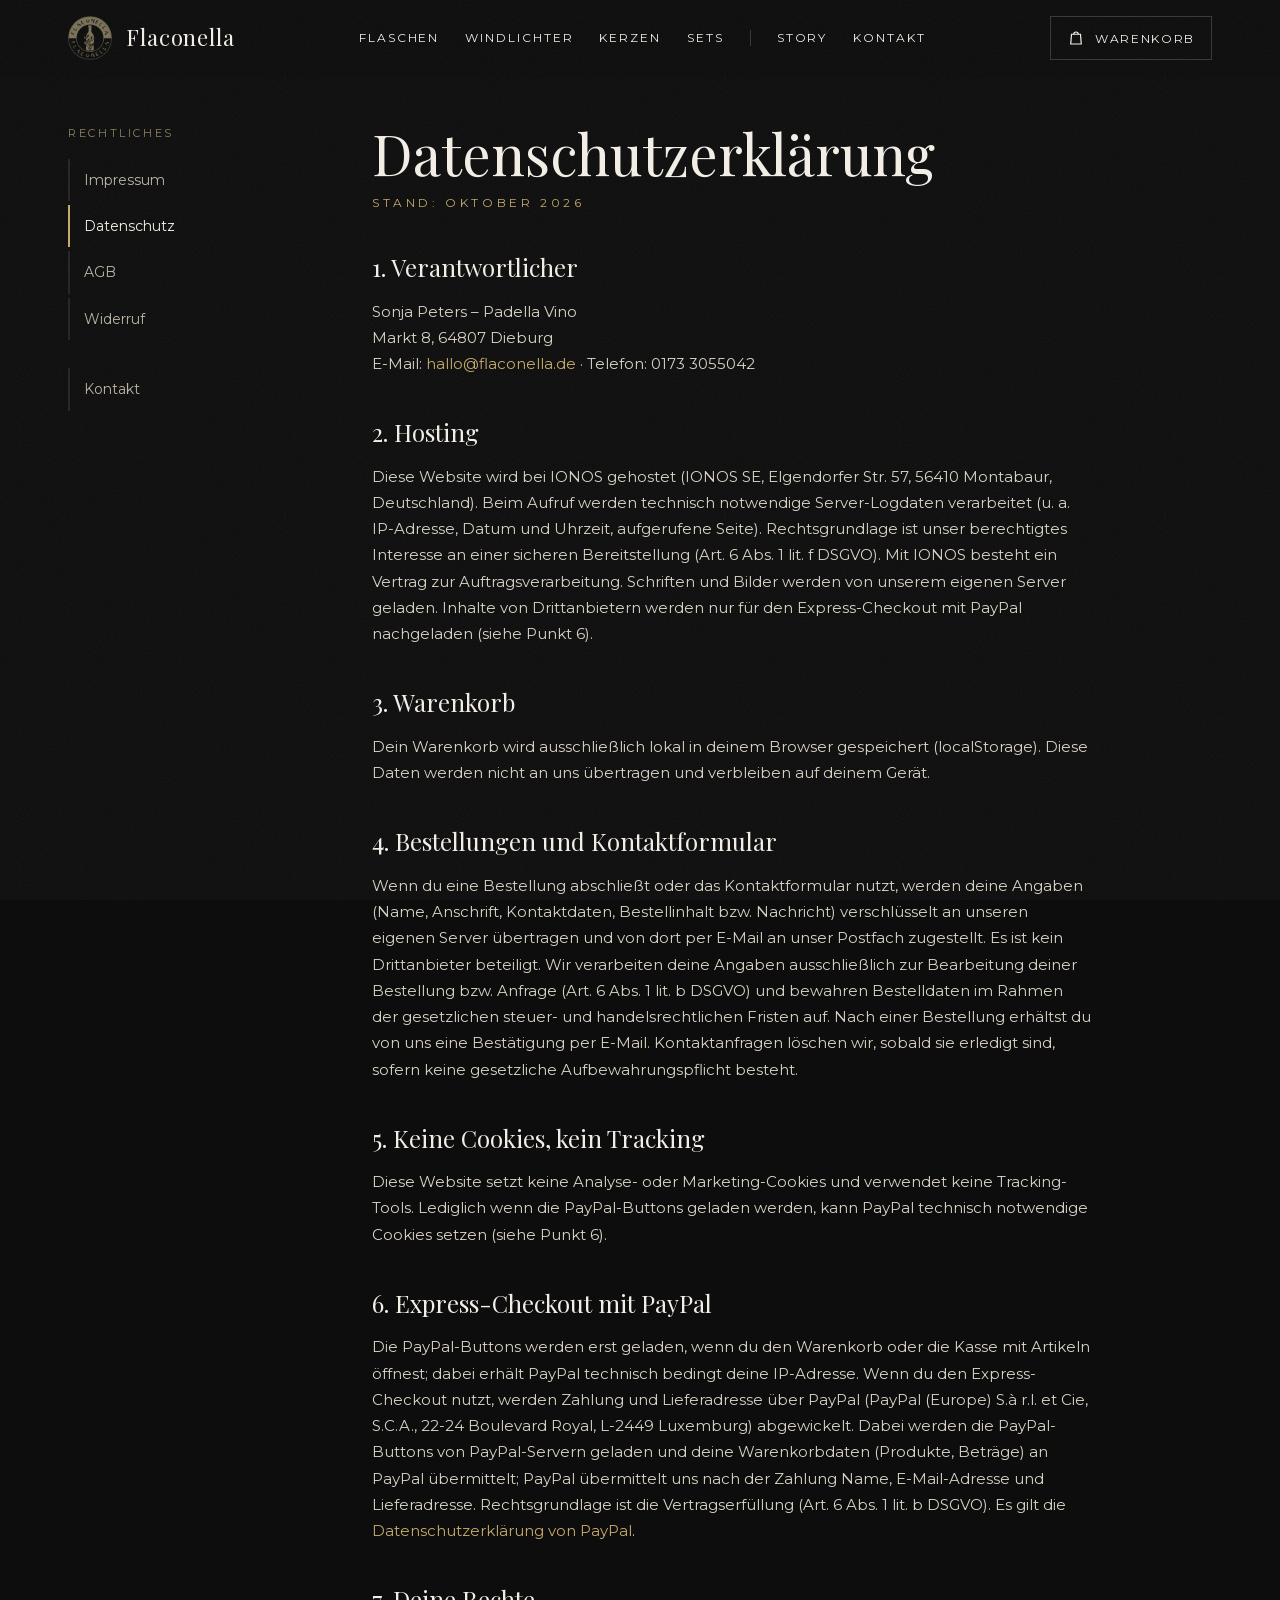
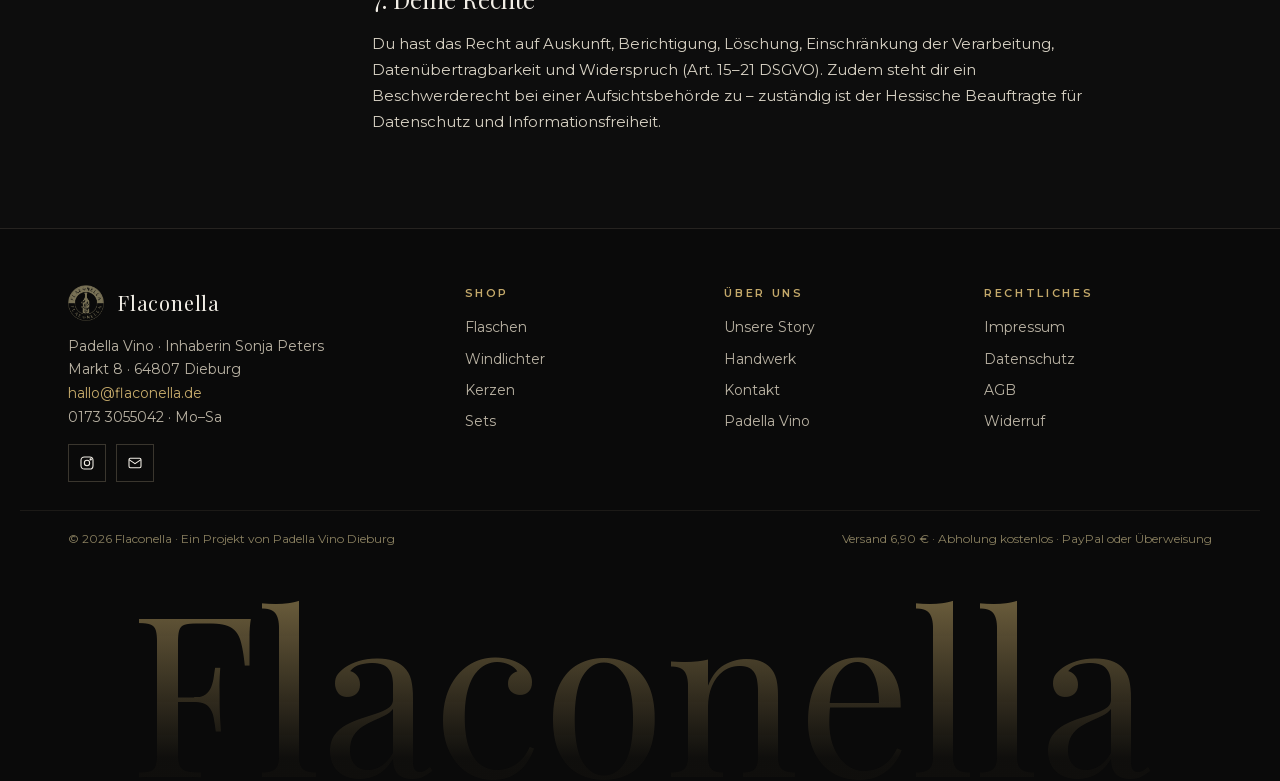
<file: datenschutz/index.html>
<!DOCTYPE html>
<html lang="de">
<head>
<meta charset="UTF-8">
<meta name="viewport" content="width=device-width, initial-scale=1.0">
<title>Datenschutzerklärung – Flaconella</title>
<meta name="description" content="Datenschutzerklärung des Flaconella-Shops: welche Daten wir bei Bestellung und Kontakt verarbeiten.">
<meta name="theme-color" content="#0d0d0d">
<link rel="icon" type="image/png" href="/favicon.png">
<link rel="apple-touch-icon" href="/favicon.png">
<link rel="canonical" href="https://flaconella.de/datenschutz/">
<meta property="og:type" content="website">
<meta property="og:site_name" content="Flaconella">
<meta property="og:title" content="Datenschutzerklärung – Flaconella">
<meta property="og:description" content="Datenschutzerklärung des Flaconella-Shops: welche Daten wir bei Bestellung und Kontakt verarbeiten.">
<meta property="og:url" content="https://flaconella.de/datenschutz/">
<meta property="og:image" content="https://flaconella.de/images/og.jpg">
<meta property="og:locale" content="de_DE">
<meta name="twitter:card" content="summary_large_image">
<link rel="preload" href="/fonts/PlayfairDisplay-400-latin.woff2" as="font" type="font/woff2" crossorigin>
<link rel="preload" href="/fonts/Montserrat-400-latin.woff2" as="font" type="font/woff2" crossorigin>
<link rel="stylesheet" href="/fonts/fonts.css">
<link rel="stylesheet" href="/css/style.css?v=3472a368">
<script>
(function(d){
  if(window.matchMedia&&matchMedia('(prefers-reduced-motion: no-preference)').matches)d.classList.add('motion');
  function mark(path){
    document.querySelectorAll('a.cat-tile').forEach(function(a){
      var img=a.querySelector('img');if(!img)return;
      var r=img.getBoundingClientRect();
      img.style.viewTransitionName=(new URL(a.href).pathname===path&&r.bottom>0&&r.top<innerHeight)?'kat-hero':'';
    });
  }
  addEventListener('pageswap',function(e){if(!e.viewTransition||!e.activation||!e.activation.entry)return;try{mark(new URL(e.activation.entry.url).pathname)}catch(x){}});
  addEventListener('pagereveal',function(e){if(!e.viewTransition||!window.navigation||!navigation.activation||!navigation.activation.from)return;try{mark(new URL(navigation.activation.from.url).pathname)}catch(x){}});
})(document.documentElement);
</script>
<script type="speculationrules">{"prefetch":[{"where":{"and":[{"href_matches":"/*"},{"not":{"href_matches":"/*.php"}},{"not":{"selector_matches":".product-card"}}]},"eagerness":"moderate"}]}</script>
</head>
<body>
<header class="site-header">
  <div class="wrap header-inner">
    <button class="nav-burger" type="button" aria-label="Menü öffnen" aria-expanded="false" aria-controls="siteNav" onclick="toggleMobileMenu()"><span></span><span></span><span></span></button>
    <a href="/" class="brand" aria-label="Flaconella Startseite"><img src="/images/logo.png" alt="" width="44" height="44"><span>Flaconella</span></a>
    <nav class="site-nav" id="siteNav" aria-label="Hauptnavigation"><a href="/flaschen/" style="--i:0">Flaschen</a><a href="/windlichter/" style="--i:1">Windlichter</a><a href="/kerzen/" style="--i:2">Kerzen</a><a href="/sets/" style="--i:3">Sets</a><span class="nav-sep"></span><a href="/#story" style="--i:4">Story</a><a href="/#kontakt" style="--i:5">Kontakt</a><div class="nav-extra" style="--i:6"><b>Padella Vino</b>Markt 8 · 64807 Dieburg<br>hallo@flaconella.de · 0173 3055042</div></nav>
    <button class="cart-btn" type="button" onclick="openCart()" aria-label="Warenkorb öffnen">
      <svg width="18" height="18" viewBox="0 0 24 24" fill="none" stroke="currentColor" stroke-width="1.6" aria-hidden="true"><path d="M6 7h12l1 13H5L6 7z"/><path d="M9 7a3 3 0 0 1 6 0"/></svg>
      <span class="label">Warenkorb</span><span class="cart-badge">0</span>
    </button>
  </div>
  <span class="scroll-progress" aria-hidden="true"></span>
</header>
<main>

<section class="wrap legal-layout">
  <nav class="legal-nav" aria-label="Rechtliches" data-intro="fade"><span class="head">Rechtliches</span><a href="/impressum/">Impressum</a><a href="/datenschutz/" class="on">Datenschutz</a><a href="/agb/">AGB</a><a href="/widerruf/">Widerruf</a><a href="/#kontakt" class="gap">Kontakt</a></nav>
  <article class="legal" data-intro style="--i:1">
<h3>Datenschutzerklärung</h3>
    <div class="legal-sub">Stand: Oktober 2026</div>

    <h4>1. Verantwortlicher</h4>
    <p>Sonja Peters – Padella Vino<br>
    Markt 8, 64807 Dieburg<br>
    E-Mail: <a href="mailto:hallo@flaconella.de">hallo@flaconella.de</a> · Telefon: 0173 3055042</p>

    <h4>2. Hosting</h4>
    <p>Diese Website wird bei IONOS gehostet (IONOS SE, Elgendorfer Str. 57, 56410 Montabaur, Deutschland). Beim Aufruf werden technisch notwendige Server-Logdaten verarbeitet (u. a. IP-Adresse, Datum und Uhrzeit, aufgerufene Seite). Rechtsgrundlage ist unser berechtigtes Interesse an einer sicheren Bereitstellung (Art. 6 Abs. 1 lit. f DSGVO). Mit IONOS besteht ein Vertrag zur Auftragsverarbeitung. Schriften und Bilder werden von unserem eigenen Server geladen. Inhalte von Drittanbietern werden nur für den Express-Checkout mit PayPal nachgeladen (siehe Punkt 6).</p>

    <h4>3. Warenkorb</h4>
    <p>Dein Warenkorb wird ausschließlich lokal in deinem Browser gespeichert (localStorage). Diese Daten werden nicht an uns übertragen und verbleiben auf deinem Gerät.</p>

    <h4>4. Bestellungen und Kontaktformular</h4>
    <p>Wenn du eine Bestellung abschließt oder das Kontaktformular nutzt, werden deine Angaben (Name, Anschrift, Kontaktdaten, Bestellinhalt bzw. Nachricht) verschlüsselt an unseren eigenen Server übertragen und von dort per E-Mail an unser Postfach zugestellt. Es ist kein Drittanbieter beteiligt. Wir verarbeiten deine Angaben ausschließlich zur Bearbeitung deiner Bestellung bzw. Anfrage (Art. 6 Abs. 1 lit. b DSGVO) und bewahren Bestelldaten im Rahmen der gesetzlichen steuer- und handelsrechtlichen Fristen auf. Nach einer Bestellung erhältst du von uns eine Bestätigung per E-Mail. Kontaktanfragen löschen wir, sobald sie erledigt sind, sofern keine gesetzliche Aufbewahrungspflicht besteht.</p>

    <h4>5. Keine Cookies, kein Tracking</h4>
    <p>Diese Website setzt keine Analyse- oder Marketing-Cookies und verwendet keine Tracking-Tools. Lediglich wenn die PayPal-Buttons geladen werden, kann PayPal technisch notwendige Cookies setzen (siehe Punkt 6).</p>

    <h4>6. Express-Checkout mit PayPal</h4>
    <p>Die PayPal-Buttons werden erst geladen, wenn du den Warenkorb oder die Kasse mit Artikeln öffnest; dabei erhält PayPal technisch bedingt deine IP-Adresse. Wenn du den Express-Checkout nutzt, werden Zahlung und Lieferadresse über PayPal (PayPal (Europe) S.à r.l. et Cie, S.C.A., 22-24 Boulevard Royal, L-2449 Luxemburg) abgewickelt. Dabei werden die PayPal-Buttons von PayPal-Servern geladen und deine Warenkorbdaten (Produkte, Beträge) an PayPal übermittelt; PayPal übermittelt uns nach der Zahlung Name, E-Mail-Adresse und Lieferadresse. Rechtsgrundlage ist die Vertragserfüllung (Art. 6 Abs. 1 lit. b DSGVO). Es gilt die <a href="https://www.paypal.com/de/legalhub/privacy-full" target="_blank" rel="noopener">Datenschutzerklärung von PayPal</a>.</p>

    <h4>7. Deine Rechte</h4>
    <p>Du hast das Recht auf Auskunft, Berichtigung, Löschung, Einschränkung der Verarbeitung, Datenübertragbarkeit und Widerspruch (Art. 15–21 DSGVO). Zudem steht dir ein Beschwerderecht bei einer Aufsichtsbehörde zu – zuständig ist der Hessische Beauftragte für Datenschutz und Informationsfreiheit.</p>

  </article>
</section>
</main>
<footer class="site-footer">
  <div class="wrap footer-grid">
    <div class="footer-brand">
      <a href="/" class="brand"><img src="/images/logo.png" alt="" width="36" height="36"><span>Flaconella</span></a>
      <p>Padella Vino · Inhaberin Sonja Peters<br>Markt 8 · 64807 Dieburg<br><a href="mailto:hallo@flaconella.de">hallo@flaconella.de</a><br><a href="tel:+491733055042" style="color:inherit">0173 3055042</a> · Mo–Sa</p>
      <div class="social">
        <a href="https://instagram.com/flaconella.de" target="_blank" rel="noopener" aria-label="Instagram"><svg width="16" height="16" viewBox="0 0 24 24" fill="none" stroke="currentColor" stroke-width="1.6" aria-hidden="true"><rect x="3" y="3" width="18" height="18" rx="5"/><circle cx="12" cy="12" r="4"/><circle cx="17.5" cy="6.5" r="1" fill="currentColor"/></svg></a>
        <a href="mailto:hallo@flaconella.de" aria-label="E-Mail"><svg width="16" height="16" viewBox="0 0 24 24" fill="none" stroke="currentColor" stroke-width="1.6" aria-hidden="true"><rect x="3" y="5" width="18" height="14" rx="2"/><path d="M3 7l9 6 9-6"/></svg></a>
      </div>
    </div>
    <div class="footer-col"><h4>Shop</h4><ul><li><a href="/flaschen/">Flaschen</a></li><li><a href="/windlichter/">Windlichter</a></li><li><a href="/kerzen/">Kerzen</a></li><li><a href="/sets/">Sets</a></li></ul></div>
    <div class="footer-col"><h4>Über uns</h4><ul><li><a href="/#story">Unsere Story</a></li><li><a href="/#prozess">Handwerk</a></li><li><a href="/#kontakt">Kontakt</a></li><li><a href="https://padella-vino.de" target="_blank" rel="noopener">Padella Vino</a></li></ul></div>
    <div class="footer-col"><h4>Rechtliches</h4><ul><li><a href="/impressum/">Impressum</a></li><li><a href="/datenschutz/">Datenschutz</a></li><li><a href="/agb/">AGB</a></li><li><a href="/widerruf/">Widerruf</a></li></ul></div>
  </div>
  <div class="wrap footer-bottom"><span>© 2026 Flaconella · Ein Projekt von <a href="https://padella-vino.de" target="_blank" rel="noopener" style="color:inherit">Padella Vino Dieburg</a></span><span>Versand 6,90 € · Abholung kostenlos · PayPal oder Überweisung</span></div>
  <div class="footer-word" aria-hidden="true"><span style="--i:0">F</span><span style="--i:1">l</span><span style="--i:2">a</span><span style="--i:3">c</span><span style="--i:4">o</span><span style="--i:5">n</span><span style="--i:6">e</span><span style="--i:7">l</span><span style="--i:8">l</span><span style="--i:9">a</span></div>
</footer>
<button class="to-top" type="button" aria-label="Nach oben"><svg class="ring" viewBox="0 0 52 52" aria-hidden="true"><circle class="t" cx="26" cy="26" r="25"/><circle class="p" cx="26" cy="26" r="25" pathLength="1"/></svg><svg width="16" height="16" viewBox="0 0 24 24" fill="none" stroke="currentColor" stroke-width="1.6" aria-hidden="true"><path d="M12 19V5M5 12l7-7 7 7"/></svg></button>

<div class="cart-overlay" id="cartOverlay" onclick="closeCart()"></div>
<aside class="cart-sidebar" id="cartSidebar" role="dialog" aria-modal="true" aria-label="Warenkorb">
  <div class="cart-header"><h3>Warenkorb</h3><button class="cart-close" type="button" onclick="closeCart()" aria-label="Warenkorb schließen">✕</button></div>
  <div class="cart-items" id="cartItems"></div>
  <div class="cart-footer">
    <div class="cart-subtotal"><span>Zwischensumme</span><strong id="cartTotal">0,00 €</strong></div>
    <p class="cart-note" id="cartNote"></p>
    <button class="btn cart-checkout-btn" id="checkoutBtn" type="button" onclick="openCheckout()" disabled>Zur Kasse</button>
    <div class="express" id="expressCart" hidden>
      <div class="express-head"><span>Express-Checkout</span><span class="express-test" hidden>Testmodus</span></div>
      <div class="paypal-slot" id="paypalCart"></div>
      <p class="express-hint">Lieferadresse und Zahlung direkt aus deinem PayPal-Konto. Versand wird mit berechnet; Abholung wählst du über „Zur Kasse“.</p>
    </div>
  </div>
</aside>

<div class="modal-overlay" id="productModal" role="dialog" aria-modal="true" aria-labelledby="modalTitle">
  <div class="modal" id="modalContent">
    <button class="modal-close" type="button" aria-label="Schließen" onclick="closeModal()">✕</button>
    <div class="modal-grid"><div class="modal-img" id="modalImg"></div><div class="modal-info" id="modalInfo"></div></div>
  </div>
</div>

<div class="modal-overlay" id="checkoutModal" role="dialog" aria-modal="true" aria-label="Bestellung abschließen">
  <div class="checkout-modal">
    <button class="modal-close" type="button" aria-label="Schließen" onclick="closeCheckout()">✕</button>
    <div class="checkout-grid">
      <form class="checkout-form" onsubmit="submitOrder(event)">
        <div class="checkout-header"><p class="eyebrow">Kasse</p><h3>Bestellung abschließen</h3><p>Wir melden uns innerhalb von 24 Stunden.</p></div>
        <div class="checkout-express" id="expressCheckout" hidden>
          <div class="express-head"><span>Express-Checkout <span class="express-test" hidden>· Testmodus</span></span><span>Adresse &amp; Zahlung aus deinem Konto</span></div>
          <div class="paypal-slot" id="paypalCheckout"></div>
        </div>
        <div class="checkout-or" id="checkoutOr" hidden>oder per Überweisung</div>
        <div class="opt-group"><div class="checkout-section-title">Lieferung</div><div class="tiles" id="shipOptions"></div></div>
        <div class="checkout-fields">
          <div class="checkout-section-title">Deine Daten</div>
          <div class="form-row">
            <div class="field"><label for="co-fname">Vorname *</label><input type="text" id="co-fname" name="vorname" autocomplete="given-name" required placeholder="Maria"></div>
            <div class="field"><label for="co-lname">Nachname *</label><input type="text" id="co-lname" name="nachname" autocomplete="family-name" required placeholder="Müller"></div>
          </div>
          <div class="form-row">
            <div class="field"><label for="co-email">E-Mail *</label><input type="email" id="co-email" name="email" autocomplete="email" required placeholder="maria@example.de"></div>
            <div class="field"><label for="co-phone">Telefon</label><input type="tel" id="co-phone" name="telefon" autocomplete="tel" placeholder="+49 6071 …"></div>
          </div>
          <div id="addressFields" class="checkout-fields">
            <div class="field"><label for="co-street" id="co-street-label">Straße &amp; Hausnummer *</label><input type="text" id="co-street" name="strasse" autocomplete="street-address" required placeholder="Musterstraße 12"></div>
            <div class="form-row zip">
              <div class="field"><label for="co-zip" id="co-zip-label">PLZ *</label><input type="text" id="co-zip" name="plz" autocomplete="postal-code" required placeholder="64807" pattern="[0-9]{5}" title="Fünfstellige Postleitzahl" inputmode="numeric"></div>
              <div class="field"><label for="co-city" id="co-city-label">Ort *</label><input type="text" id="co-city" name="ort" autocomplete="address-level2" required placeholder="Dieburg"></div>
            </div>
            <p class="note">Lieferung nur innerhalb Deutschlands.</p>
          </div>
        </div>
        <div class="checkout-payment-info"><h4>Zahlung &amp; Versand</h4><p>Nach dem Bestellen erhältst du von uns eine Bestätigung mit den Zahlungsdaten per E-Mail (Überweisung). Versand innerhalb von 3–5 Werktagen nach Zahlungseingang.</p></div>
        <label class="checkout-consent"><input type="checkbox" id="co-consent" required><span>Ich habe die <a href="/agb/" target="_blank">AGB</a> und die <a href="/widerruf/" target="_blank">Widerrufsbelehrung</a> gelesen und akzeptiere sie. Die <a href="/datenschutz/" target="_blank">Datenschutzerklärung</a> habe ich zur Kenntnis genommen.</span></label>
        <button type="submit" class="btn checkout-submit">Zahlungspflichtig bestellen</button>
        <p class="checkout-note">Du erhältst eine Bestätigung per E-Mail. Es gelten die gesetzlichen Gewährleistungsrechte.</p>
      </form>
      <aside class="checkout-aside">
        <div class="checkout-section-title">Deine Bestellung</div>
        <div id="checkoutSummary"></div>
        <div class="checkout-final" id="checkoutFinal"></div>
        <p class="fine">Die Bestellnummer bekommst du mit der Bestätigung per E-Mail.</p>
        <a href="#" class="link" onclick="closeCheckout();setTimeout(openCart,300);return false;">← Warenkorb bearbeiten</a>
      </aside>
    </div>
  </div>
</div>

<div class="modal-overlay" id="successModal" role="dialog" aria-modal="true" aria-label="Bestellung">
  <div class="success-modal">
    <button class="modal-close" type="button" aria-label="Schließen" onclick="closeSuccess()">✕</button>
    <div class="success-icon" data-state="ok">
      <svg class="ok" width="64" height="64" viewBox="0 0 64 64" fill="none" stroke="currentColor" stroke-width="1.6" stroke-linecap="round" stroke-linejoin="round" aria-hidden="true"><circle cx="32" cy="32" r="30" pathLength="1"/><path d="M20 33l8 8 16-17" pathLength="1"/></svg>
      <svg class="mail" width="64" height="64" viewBox="0 0 64 64" fill="none" stroke="currentColor" stroke-width="1.6" stroke-linecap="round" stroke-linejoin="round" aria-hidden="true"><circle cx="32" cy="32" r="30" pathLength="1"/><path d="M18 24h28v18H18zM18 25l14 10 14-10" pathLength="1"/></svg>
    </div>
    <h3 id="successTitle">Bestellung eingegangen!</h3>
    <p id="successText"></p>
    <div id="successPayment" style="width:100%"></div>
    <button class="btn" type="button" onclick="closeSuccess()">Weiter einkaufen</button>
  </div>
</div>

<div class="toast" id="toast" role="status" aria-live="polite"><span id="toastMsg"></span></div>
<script src="/js/products.js?v=87ab1d9d"></script>
<script src="/js/bilder.js?v=b66ea14e"></script>
<script src="/js/motion.js?v=fdea31c4"></script>
<script src="/js/shop.js?v=444ffa16"></script>
</body>
</html>
</file>
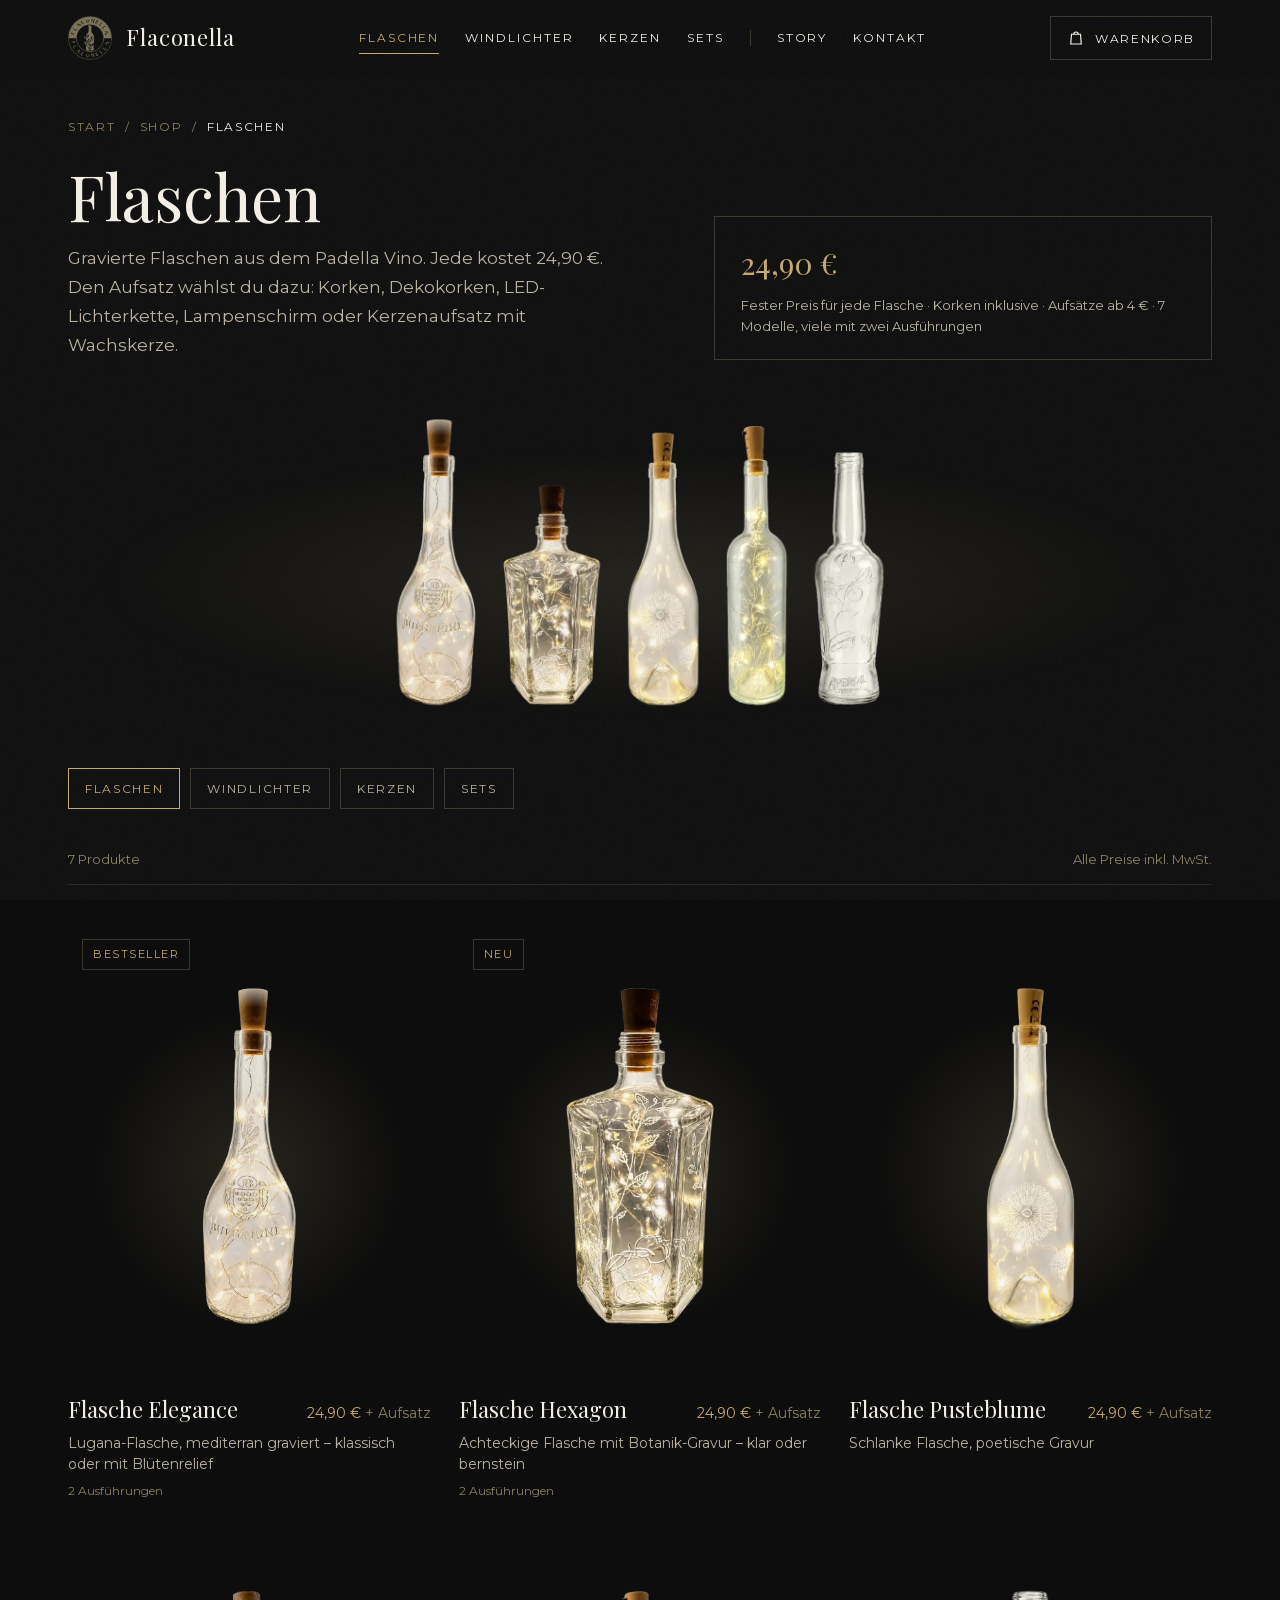
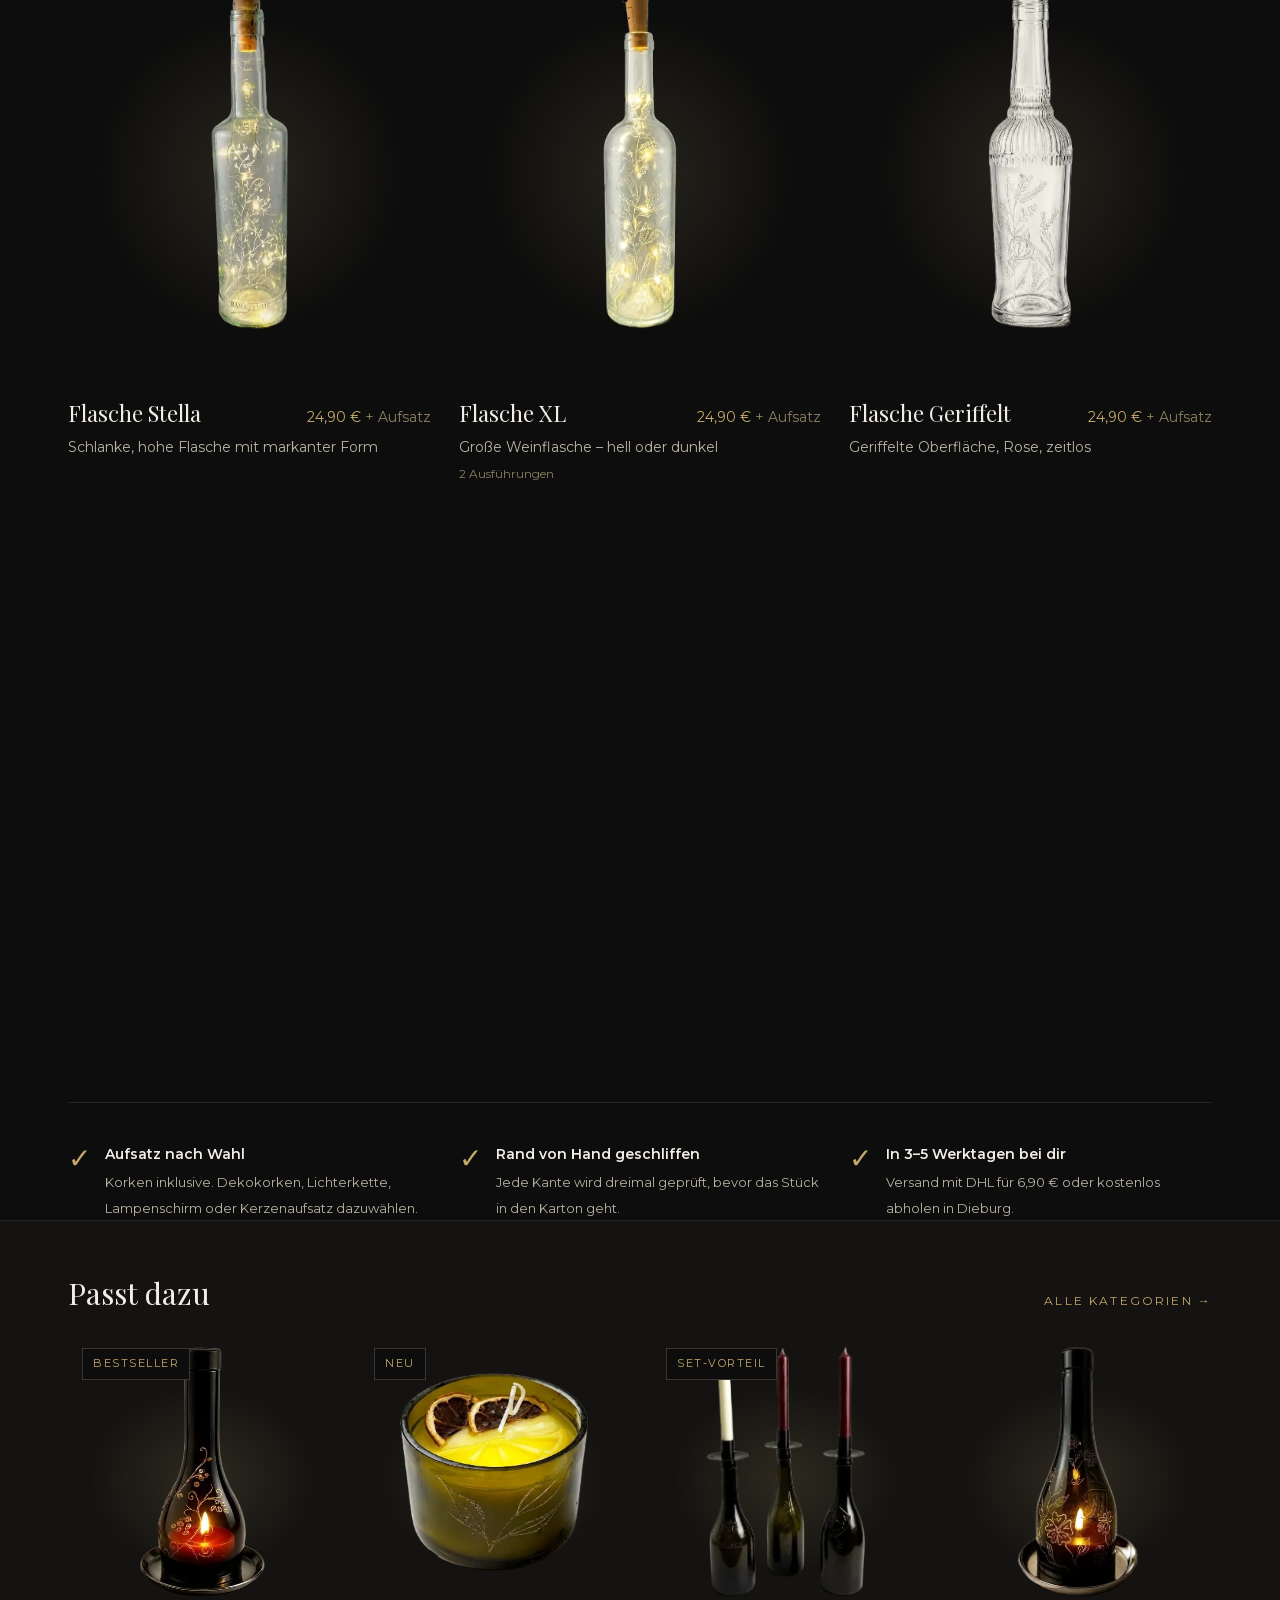
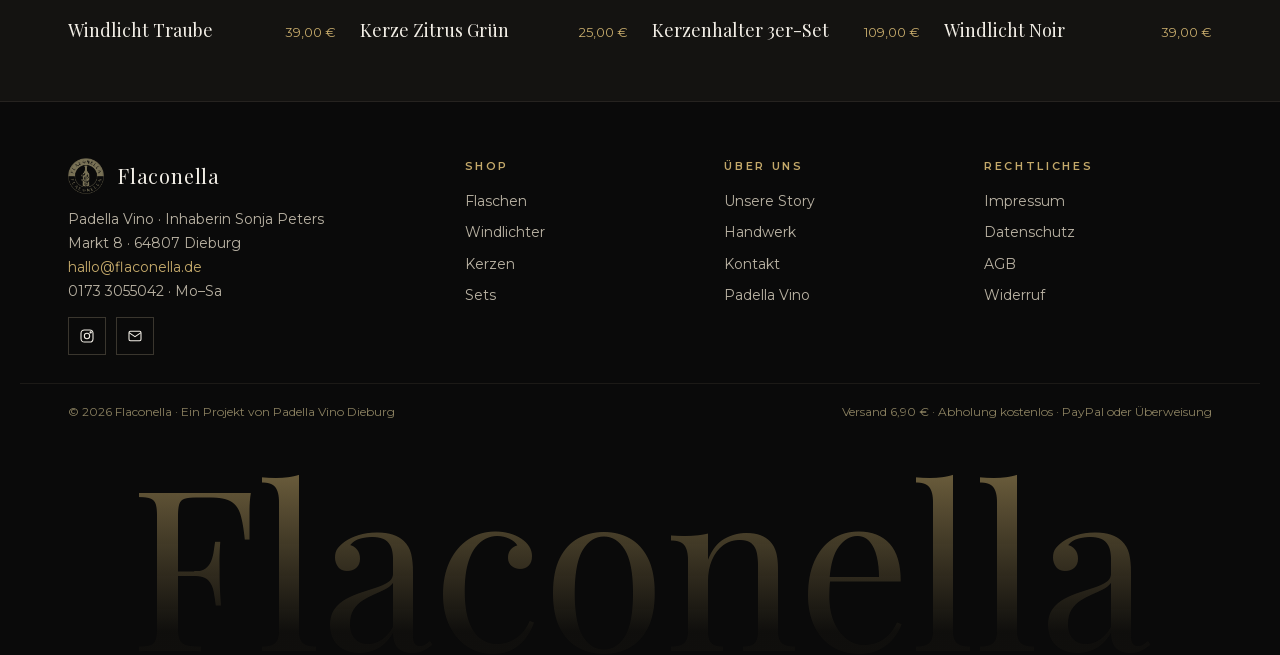
<file: flaschen/index.html>
<!DOCTYPE html>
<html lang="de">
<head>
<meta charset="UTF-8">
<meta name="viewport" content="width=device-width, initial-scale=1.0">
<title>Gravierte Flaschen als Karaffe, Lampe oder Kerzenhalter – Flaconella</title>
<meta name="description" content="Handgravierte Flaschen aus dem Padella Vino Dieburg, je 24,90 €. Mit Korken, LED-Lichterkette, Lampenschirm oder Kerzenaufsatz. Versand oder Abholung.">
<meta name="theme-color" content="#0d0d0d">
<link rel="icon" type="image/png" href="/favicon.png">
<link rel="apple-touch-icon" href="/favicon.png">
<link rel="canonical" href="https://flaconella.de/flaschen/">
<meta property="og:type" content="website">
<meta property="og:site_name" content="Flaconella">
<meta property="og:title" content="Gravierte Flaschen als Karaffe, Lampe oder Kerzenhalter – Flaconella">
<meta property="og:description" content="Handgravierte Flaschen aus dem Padella Vino Dieburg, je 24,90 €. Mit Korken, LED-Lichterkette, Lampenschirm oder Kerzenaufsatz. Versand oder Abholung.">
<meta property="og:url" content="https://flaconella.de/flaschen/">
<meta property="og:image" content="https://flaconella.de/images/kategorie-flasche.jpg">
<meta property="og:locale" content="de_DE">
<meta name="twitter:card" content="summary_large_image">
<link rel="preload" href="/fonts/PlayfairDisplay-400-latin.woff2" as="font" type="font/woff2" crossorigin>
<link rel="preload" href="/fonts/Montserrat-400-latin.woff2" as="font" type="font/woff2" crossorigin>
<link rel="stylesheet" href="/fonts/fonts.css">
<link rel="stylesheet" href="/css/style.css?v=3472a368">
<script>
(function(d){
  if(window.matchMedia&&matchMedia('(prefers-reduced-motion: no-preference)').matches)d.classList.add('motion');
  function mark(path){
    document.querySelectorAll('a.cat-tile').forEach(function(a){
      var img=a.querySelector('img');if(!img)return;
      var r=img.getBoundingClientRect();
      img.style.viewTransitionName=(new URL(a.href).pathname===path&&r.bottom>0&&r.top<innerHeight)?'kat-hero':'';
    });
  }
  addEventListener('pageswap',function(e){if(!e.viewTransition||!e.activation||!e.activation.entry)return;try{mark(new URL(e.activation.entry.url).pathname)}catch(x){}});
  addEventListener('pagereveal',function(e){if(!e.viewTransition||!window.navigation||!navigation.activation||!navigation.activation.from)return;try{mark(new URL(navigation.activation.from.url).pathname)}catch(x){}});
})(document.documentElement);
</script>
<script type="speculationrules">{"prefetch":[{"where":{"and":[{"href_matches":"/*"},{"not":{"href_matches":"/*.php"}},{"not":{"selector_matches":".product-card"}}]},"eagerness":"moderate"}]}</script>
</head>
<body>
<header class="site-header">
  <div class="wrap header-inner">
    <button class="nav-burger" type="button" aria-label="Menü öffnen" aria-expanded="false" aria-controls="siteNav" onclick="toggleMobileMenu()"><span></span><span></span><span></span></button>
    <a href="/" class="brand" aria-label="Flaconella Startseite"><img src="/images/logo.png" alt="" width="44" height="44"><span>Flaconella</span></a>
    <nav class="site-nav" id="siteNav" aria-label="Hauptnavigation"><a href="/flaschen/" style="--i:0" class="on">Flaschen</a><a href="/windlichter/" style="--i:1">Windlichter</a><a href="/kerzen/" style="--i:2">Kerzen</a><a href="/sets/" style="--i:3">Sets</a><span class="nav-sep"></span><a href="/#story" style="--i:4">Story</a><a href="/#kontakt" style="--i:5">Kontakt</a><div class="nav-extra" style="--i:6"><b>Padella Vino</b>Markt 8 · 64807 Dieburg<br>hallo@flaconella.de · 0173 3055042</div></nav>
    <button class="cart-btn" type="button" onclick="openCart()" aria-label="Warenkorb öffnen">
      <svg width="18" height="18" viewBox="0 0 24 24" fill="none" stroke="currentColor" stroke-width="1.6" aria-hidden="true"><path d="M6 7h12l1 13H5L6 7z"/><path d="M9 7a3 3 0 0 1 6 0"/></svg>
      <span class="label">Warenkorb</span><span class="cart-badge">0</span>
    </button>
  </div>
  <span class="scroll-progress" aria-hidden="true"></span>
</header>
<main>

<section class="wrap" style="padding-top:40px">
  <p class="crumbs" data-intro="fade"><a href="/">Start</a> &nbsp;/&nbsp; <a href="/#shop">Shop</a> &nbsp;/&nbsp; <span>Flaschen</span></p>
  <div class="cat-head">
    <div><h1 data-split="intro"><span class="w"><span style="--i:0">Flaschen</span></span></h1><p class="intro" data-intro style="--i:2">Gravierte Flaschen aus dem Padella Vino. Jede kostet 24,90 €. Den Aufsatz wählst du dazu: Korken, Dekokorken, LED-Lichterkette, Lampenschirm oder Kerzenaufsatz mit Wachskerze.</p></div>
    <div class="price-box" data-glow data-intro style="--i:3"><span class="big">24,90 €</span><span class="sub">Fester Preis für jede Flasche · Korken inklusive · Aufsätze ab 4 € · 7 Modelle, viele mit zwei Ausführungen</span></div>
  </div>
  <figure class="cat-banner" data-intro="fade" style="--i:2"><img src="/images/kategorie-flasche.webp" alt="Flaschen von Flaconella" width="1200" height="720"></figure>
  <div class="chips-row" data-intro="fade" style="--i:4"><a href="/flaschen/" class="chip-link on">Flaschen</a><a href="/windlichter/" class="chip-link">Windlichter</a><a href="/kerzen/" class="chip-link">Kerzen</a><a href="/sets/" class="chip-link">Sets</a></div>
  <div class="grid-meta"><span>7 Produkte</span><span>Alle Preise inkl. MwSt.</span></div>
  <div class="product-grid">
      <a href="/flaschen/#flasche-elegance" class="product-card" data-pid="l1" data-reveal style="--i:0" onclick="openProduct('l1', this);return false;">
        <span class="product-img" data-cursor="Ansehen"><span class="product-badge">Bestseller</span><img src="/images/lampe-bulgarini-classic.webp" alt="Flasche Elegance" loading="lazy" width="480" height="600"><img class="alt" src="/images/lampe-bulgarini-blueten.webp" alt="" loading="lazy" width="480" height="600"></span>
        <span class="product-info">
          <span class="product-head"><span class="product-name">Flasche Elegance</span><span class="product-price">24,90 € <span style="color:var(--dim)">+ Aufsatz</span></span></span>
          <span class="product-tagline">Lugana-Flasche, mediterran graviert – klassisch oder mit Blütenrelief</span><span class="product-variants">2 Ausführungen</span>
        </span>
      </a>
      <a href="/flaschen/#flasche-hexagon" class="product-card" data-pid="l3" data-reveal style="--i:1" onclick="openProduct('l3', this);return false;">
        <span class="product-img" data-cursor="Ansehen"><span class="product-badge">Neu</span><img src="/images/lampe-hexagonal.webp" alt="Flasche Hexagon" loading="lazy" width="480" height="600"><img class="alt" src="/images/lampe-hexagonal-stimmung.webp" alt="" loading="lazy" width="480" height="600"></span>
        <span class="product-info">
          <span class="product-head"><span class="product-name">Flasche Hexagon</span><span class="product-price">24,90 € <span style="color:var(--dim)">+ Aufsatz</span></span></span>
          <span class="product-tagline">Achteckige Flasche mit Botanik-Gravur – klar oder bernstein</span><span class="product-variants">2 Ausführungen</span>
        </span>
      </a>
      <a href="/flaschen/#flasche-pusteblume" class="product-card" data-pid="l6" data-reveal style="--i:2" onclick="openProduct('l6', this);return false;">
        <span class="product-img" data-cursor="Ansehen"><img src="/images/lampe-pusteblume.webp" alt="Flasche Pusteblume" loading="lazy" width="480" height="600"></span>
        <span class="product-info">
          <span class="product-head"><span class="product-name">Flasche Pusteblume</span><span class="product-price">24,90 € <span style="color:var(--dim)">+ Aufsatz</span></span></span>
          <span class="product-tagline">Schlanke Flasche, poetische Gravur</span>
        </span>
      </a>
      <a href="/flaschen/#flasche-stella" class="product-card" data-pid="l7" data-reveal style="--i:0" onclick="openProduct('l7', this);return false;">
        <span class="product-img" data-cursor="Ansehen"><img src="/images/lampe-ramazotti.webp" alt="Flasche Stella" loading="lazy" width="480" height="600"></span>
        <span class="product-info">
          <span class="product-head"><span class="product-name">Flasche Stella</span><span class="product-price">24,90 € <span style="color:var(--dim)">+ Aufsatz</span></span></span>
          <span class="product-tagline">Schlanke, hohe Flasche mit markanter Form</span>
        </span>
      </a>
      <a href="/flaschen/#flasche-xl" class="product-card" data-pid="l8" data-reveal style="--i:1" onclick="openProduct('l8', this);return false;">
        <span class="product-img" data-cursor="Ansehen"><img src="/images/lampe-weinflasche.webp" alt="Flasche XL" loading="lazy" width="480" height="600"><img class="alt" src="/images/lampe-weinflasche-klar.webp" alt="" loading="lazy" width="480" height="600"></span>
        <span class="product-info">
          <span class="product-head"><span class="product-name">Flasche XL</span><span class="product-price">24,90 € <span style="color:var(--dim)">+ Aufsatz</span></span></span>
          <span class="product-tagline">Große Weinflasche – hell oder dunkel</span><span class="product-variants">2 Ausführungen</span>
        </span>
      </a>
      <a href="/flaschen/#flasche-geriffelt" class="product-card" data-pid="d2" data-reveal style="--i:2" onclick="openProduct('d2', this);return false;">
        <span class="product-img" data-cursor="Ansehen"><img src="/images/dekoflasche-geriffelt.webp" alt="Flasche Geriffelt" loading="lazy" width="480" height="600"></span>
        <span class="product-info">
          <span class="product-head"><span class="product-name">Flasche Geriffelt</span><span class="product-price">24,90 € <span style="color:var(--dim)">+ Aufsatz</span></span></span>
          <span class="product-tagline">Geriffelte Oberfläche, Rose, zeitlos</span>
        </span>
      </a>
      <a href="/flaschen/#flasche-italia" class="product-card" data-pid="d3" data-reveal style="--i:0" onclick="openProduct('d3', this);return false;">
        <span class="product-img" data-cursor="Ansehen"><span class="product-badge">Kultig</span><img src="/images/dekoflasche-aperol.webp" alt="Flasche Italia" loading="lazy" width="480" height="600"></span>
        <span class="product-info">
          <span class="product-head"><span class="product-name">Flasche Italia</span><span class="product-price">24,90 € <span style="color:var(--dim)">+ Aufsatz</span></span></span>
          <span class="product-tagline">Ikonische italienische Flaschenform mit Botanik-Gravur</span>
        </span>
      </a></div>
  <div class="promises"><div class="promise" data-reveal style="--i:0"><span class="tick">✓</span><div><strong>Aufsatz nach Wahl</strong><span>Korken inklusive. Dekokorken, Lichterkette, Lampenschirm oder Kerzenaufsatz dazuwählen.</span></div></div><div class="promise" data-reveal style="--i:1"><span class="tick">✓</span><div><strong>Rand von Hand geschliffen</strong><span>Jede Kante wird dreimal geprüft, bevor das Stück in den Karton geht.</span></div></div><div class="promise" data-reveal style="--i:2"><span class="tick">✓</span><div><strong>In 3–5 Werktagen bei dir</strong><span>Versand mit DHL für 6,90 € oder kostenlos abholen in Dieburg.</span></div></div></div>
</section>
<section class="related">
  <div class="wrap inner">
    <div class="head"><h2 data-split="scroll"><span class="w"><span style="--i:0">Passt</span></span> <span class="w"><span style="--i:1">dazu</span></span></h2><a href="/#shop" class="link" data-reveal="fade">Alle Kategorien →</a></div>
    <div class="related-grid">
      <a href="/windlichter/#windlicht-traube" class="product-card" data-pid="w1" data-reveal style="--i:0" onclick="openProduct('w1', this);return false;">
        <span class="product-img" data-cursor="Ansehen"><span class="product-badge">Bestseller</span><img src="/images/braune_flasche_windlicht_blumen_01.webp" alt="Windlicht Traube" loading="lazy" width="480" height="600"></span>
        <span class="product-info">
          <span class="product-head"><span class="product-name">Windlicht Traube</span><span class="product-price">39,00 €</span></span>
          
        </span>
      </a>
      <a href="/kerzen/#kerze-zitrus-gruen" class="product-card" data-pid="c1" data-reveal style="--i:1" onclick="openProduct('c1', this);return false;">
        <span class="product-img" data-cursor="Ansehen"><span class="product-badge">Neu</span><img src="/images/kerze-zitrus-gruen.webp" alt="Kerze Zitrus Grün" loading="lazy" width="480" height="600"></span>
        <span class="product-info">
          <span class="product-head"><span class="product-name">Kerze Zitrus Grün</span><span class="product-price">25,00 €</span></span>
          
        </span>
      </a>
      <a href="/sets/#kerzenhalter-3er-set" class="product-card" data-pid="set-k3" data-reveal style="--i:2" onclick="openProduct('set-k3', this);return false;">
        <span class="product-img" data-cursor="Ansehen"><span class="product-badge">Set-Vorteil</span><img src="/images/kerzenhalter_set_3er_02.webp" alt="Kerzenhalter 3er-Set" loading="lazy" width="480" height="600"></span>
        <span class="product-info">
          <span class="product-head"><span class="product-name">Kerzenhalter 3er-Set</span><span class="product-price">109,00 €</span></span>
          
        </span>
      </a>
      <a href="/windlichter/#windlicht-noir" class="product-card" data-pid="w2" data-reveal style="--i:3" onclick="openProduct('w2', this);return false;">
        <span class="product-img" data-cursor="Ansehen"><img src="/images/schwarze_flasche_windlicht_blumen_01.webp" alt="Windlicht Noir" loading="lazy" width="480" height="600"></span>
        <span class="product-info">
          <span class="product-head"><span class="product-name">Windlicht Noir</span><span class="product-price">39,00 €</span></span>
          
        </span>
      </a></div>
  </div>
</section>
</main>
<footer class="site-footer">
  <div class="wrap footer-grid">
    <div class="footer-brand">
      <a href="/" class="brand"><img src="/images/logo.png" alt="" width="36" height="36"><span>Flaconella</span></a>
      <p>Padella Vino · Inhaberin Sonja Peters<br>Markt 8 · 64807 Dieburg<br><a href="mailto:hallo@flaconella.de">hallo@flaconella.de</a><br><a href="tel:+491733055042" style="color:inherit">0173 3055042</a> · Mo–Sa</p>
      <div class="social">
        <a href="https://instagram.com/flaconella.de" target="_blank" rel="noopener" aria-label="Instagram"><svg width="16" height="16" viewBox="0 0 24 24" fill="none" stroke="currentColor" stroke-width="1.6" aria-hidden="true"><rect x="3" y="3" width="18" height="18" rx="5"/><circle cx="12" cy="12" r="4"/><circle cx="17.5" cy="6.5" r="1" fill="currentColor"/></svg></a>
        <a href="mailto:hallo@flaconella.de" aria-label="E-Mail"><svg width="16" height="16" viewBox="0 0 24 24" fill="none" stroke="currentColor" stroke-width="1.6" aria-hidden="true"><rect x="3" y="5" width="18" height="14" rx="2"/><path d="M3 7l9 6 9-6"/></svg></a>
      </div>
    </div>
    <div class="footer-col"><h4>Shop</h4><ul><li><a href="/flaschen/">Flaschen</a></li><li><a href="/windlichter/">Windlichter</a></li><li><a href="/kerzen/">Kerzen</a></li><li><a href="/sets/">Sets</a></li></ul></div>
    <div class="footer-col"><h4>Über uns</h4><ul><li><a href="/#story">Unsere Story</a></li><li><a href="/#prozess">Handwerk</a></li><li><a href="/#kontakt">Kontakt</a></li><li><a href="https://padella-vino.de" target="_blank" rel="noopener">Padella Vino</a></li></ul></div>
    <div class="footer-col"><h4>Rechtliches</h4><ul><li><a href="/impressum/">Impressum</a></li><li><a href="/datenschutz/">Datenschutz</a></li><li><a href="/agb/">AGB</a></li><li><a href="/widerruf/">Widerruf</a></li></ul></div>
  </div>
  <div class="wrap footer-bottom"><span>© 2026 Flaconella · Ein Projekt von <a href="https://padella-vino.de" target="_blank" rel="noopener" style="color:inherit">Padella Vino Dieburg</a></span><span>Versand 6,90 € · Abholung kostenlos · PayPal oder Überweisung</span></div>
  <div class="footer-word" aria-hidden="true"><span style="--i:0">F</span><span style="--i:1">l</span><span style="--i:2">a</span><span style="--i:3">c</span><span style="--i:4">o</span><span style="--i:5">n</span><span style="--i:6">e</span><span style="--i:7">l</span><span style="--i:8">l</span><span style="--i:9">a</span></div>
</footer>
<button class="to-top" type="button" aria-label="Nach oben"><svg class="ring" viewBox="0 0 52 52" aria-hidden="true"><circle class="t" cx="26" cy="26" r="25"/><circle class="p" cx="26" cy="26" r="25" pathLength="1"/></svg><svg width="16" height="16" viewBox="0 0 24 24" fill="none" stroke="currentColor" stroke-width="1.6" aria-hidden="true"><path d="M12 19V5M5 12l7-7 7 7"/></svg></button>

<div class="cart-overlay" id="cartOverlay" onclick="closeCart()"></div>
<aside class="cart-sidebar" id="cartSidebar" role="dialog" aria-modal="true" aria-label="Warenkorb">
  <div class="cart-header"><h3>Warenkorb</h3><button class="cart-close" type="button" onclick="closeCart()" aria-label="Warenkorb schließen">✕</button></div>
  <div class="cart-items" id="cartItems"></div>
  <div class="cart-footer">
    <div class="cart-subtotal"><span>Zwischensumme</span><strong id="cartTotal">0,00 €</strong></div>
    <p class="cart-note" id="cartNote"></p>
    <button class="btn cart-checkout-btn" id="checkoutBtn" type="button" onclick="openCheckout()" disabled>Zur Kasse</button>
    <div class="express" id="expressCart" hidden>
      <div class="express-head"><span>Express-Checkout</span><span class="express-test" hidden>Testmodus</span></div>
      <div class="paypal-slot" id="paypalCart"></div>
      <p class="express-hint">Lieferadresse und Zahlung direkt aus deinem PayPal-Konto. Versand wird mit berechnet; Abholung wählst du über „Zur Kasse“.</p>
    </div>
  </div>
</aside>

<div class="modal-overlay" id="productModal" role="dialog" aria-modal="true" aria-labelledby="modalTitle">
  <div class="modal" id="modalContent">
    <button class="modal-close" type="button" aria-label="Schließen" onclick="closeModal()">✕</button>
    <div class="modal-grid"><div class="modal-img" id="modalImg"></div><div class="modal-info" id="modalInfo"></div></div>
  </div>
</div>

<div class="modal-overlay" id="checkoutModal" role="dialog" aria-modal="true" aria-label="Bestellung abschließen">
  <div class="checkout-modal">
    <button class="modal-close" type="button" aria-label="Schließen" onclick="closeCheckout()">✕</button>
    <div class="checkout-grid">
      <form class="checkout-form" onsubmit="submitOrder(event)">
        <div class="checkout-header"><p class="eyebrow">Kasse</p><h3>Bestellung abschließen</h3><p>Wir melden uns innerhalb von 24 Stunden.</p></div>
        <div class="checkout-express" id="expressCheckout" hidden>
          <div class="express-head"><span>Express-Checkout <span class="express-test" hidden>· Testmodus</span></span><span>Adresse &amp; Zahlung aus deinem Konto</span></div>
          <div class="paypal-slot" id="paypalCheckout"></div>
        </div>
        <div class="checkout-or" id="checkoutOr" hidden>oder per Überweisung</div>
        <div class="opt-group"><div class="checkout-section-title">Lieferung</div><div class="tiles" id="shipOptions"></div></div>
        <div class="checkout-fields">
          <div class="checkout-section-title">Deine Daten</div>
          <div class="form-row">
            <div class="field"><label for="co-fname">Vorname *</label><input type="text" id="co-fname" name="vorname" autocomplete="given-name" required placeholder="Maria"></div>
            <div class="field"><label for="co-lname">Nachname *</label><input type="text" id="co-lname" name="nachname" autocomplete="family-name" required placeholder="Müller"></div>
          </div>
          <div class="form-row">
            <div class="field"><label for="co-email">E-Mail *</label><input type="email" id="co-email" name="email" autocomplete="email" required placeholder="maria@example.de"></div>
            <div class="field"><label for="co-phone">Telefon</label><input type="tel" id="co-phone" name="telefon" autocomplete="tel" placeholder="+49 6071 …"></div>
          </div>
          <div id="addressFields" class="checkout-fields">
            <div class="field"><label for="co-street" id="co-street-label">Straße &amp; Hausnummer *</label><input type="text" id="co-street" name="strasse" autocomplete="street-address" required placeholder="Musterstraße 12"></div>
            <div class="form-row zip">
              <div class="field"><label for="co-zip" id="co-zip-label">PLZ *</label><input type="text" id="co-zip" name="plz" autocomplete="postal-code" required placeholder="64807" pattern="[0-9]{5}" title="Fünfstellige Postleitzahl" inputmode="numeric"></div>
              <div class="field"><label for="co-city" id="co-city-label">Ort *</label><input type="text" id="co-city" name="ort" autocomplete="address-level2" required placeholder="Dieburg"></div>
            </div>
            <p class="note">Lieferung nur innerhalb Deutschlands.</p>
          </div>
        </div>
        <div class="checkout-payment-info"><h4>Zahlung &amp; Versand</h4><p>Nach dem Bestellen erhältst du von uns eine Bestätigung mit den Zahlungsdaten per E-Mail (Überweisung). Versand innerhalb von 3–5 Werktagen nach Zahlungseingang.</p></div>
        <label class="checkout-consent"><input type="checkbox" id="co-consent" required><span>Ich habe die <a href="/agb/" target="_blank">AGB</a> und die <a href="/widerruf/" target="_blank">Widerrufsbelehrung</a> gelesen und akzeptiere sie. Die <a href="/datenschutz/" target="_blank">Datenschutzerklärung</a> habe ich zur Kenntnis genommen.</span></label>
        <button type="submit" class="btn checkout-submit">Zahlungspflichtig bestellen</button>
        <p class="checkout-note">Du erhältst eine Bestätigung per E-Mail. Es gelten die gesetzlichen Gewährleistungsrechte.</p>
      </form>
      <aside class="checkout-aside">
        <div class="checkout-section-title">Deine Bestellung</div>
        <div id="checkoutSummary"></div>
        <div class="checkout-final" id="checkoutFinal"></div>
        <p class="fine">Die Bestellnummer bekommst du mit der Bestätigung per E-Mail.</p>
        <a href="#" class="link" onclick="closeCheckout();setTimeout(openCart,300);return false;">← Warenkorb bearbeiten</a>
      </aside>
    </div>
  </div>
</div>

<div class="modal-overlay" id="successModal" role="dialog" aria-modal="true" aria-label="Bestellung">
  <div class="success-modal">
    <button class="modal-close" type="button" aria-label="Schließen" onclick="closeSuccess()">✕</button>
    <div class="success-icon" data-state="ok">
      <svg class="ok" width="64" height="64" viewBox="0 0 64 64" fill="none" stroke="currentColor" stroke-width="1.6" stroke-linecap="round" stroke-linejoin="round" aria-hidden="true"><circle cx="32" cy="32" r="30" pathLength="1"/><path d="M20 33l8 8 16-17" pathLength="1"/></svg>
      <svg class="mail" width="64" height="64" viewBox="0 0 64 64" fill="none" stroke="currentColor" stroke-width="1.6" stroke-linecap="round" stroke-linejoin="round" aria-hidden="true"><circle cx="32" cy="32" r="30" pathLength="1"/><path d="M18 24h28v18H18zM18 25l14 10 14-10" pathLength="1"/></svg>
    </div>
    <h3 id="successTitle">Bestellung eingegangen!</h3>
    <p id="successText"></p>
    <div id="successPayment" style="width:100%"></div>
    <button class="btn" type="button" onclick="closeSuccess()">Weiter einkaufen</button>
  </div>
</div>

<div class="toast" id="toast" role="status" aria-live="polite"><span id="toastMsg"></span></div>
<script src="/js/products.js?v=87ab1d9d"></script>
<script src="/js/bilder.js?v=b66ea14e"></script>
<script src="/js/motion.js?v=fdea31c4"></script>
<script src="/js/shop.js?v=444ffa16"></script>
</body>
</html>
</file>
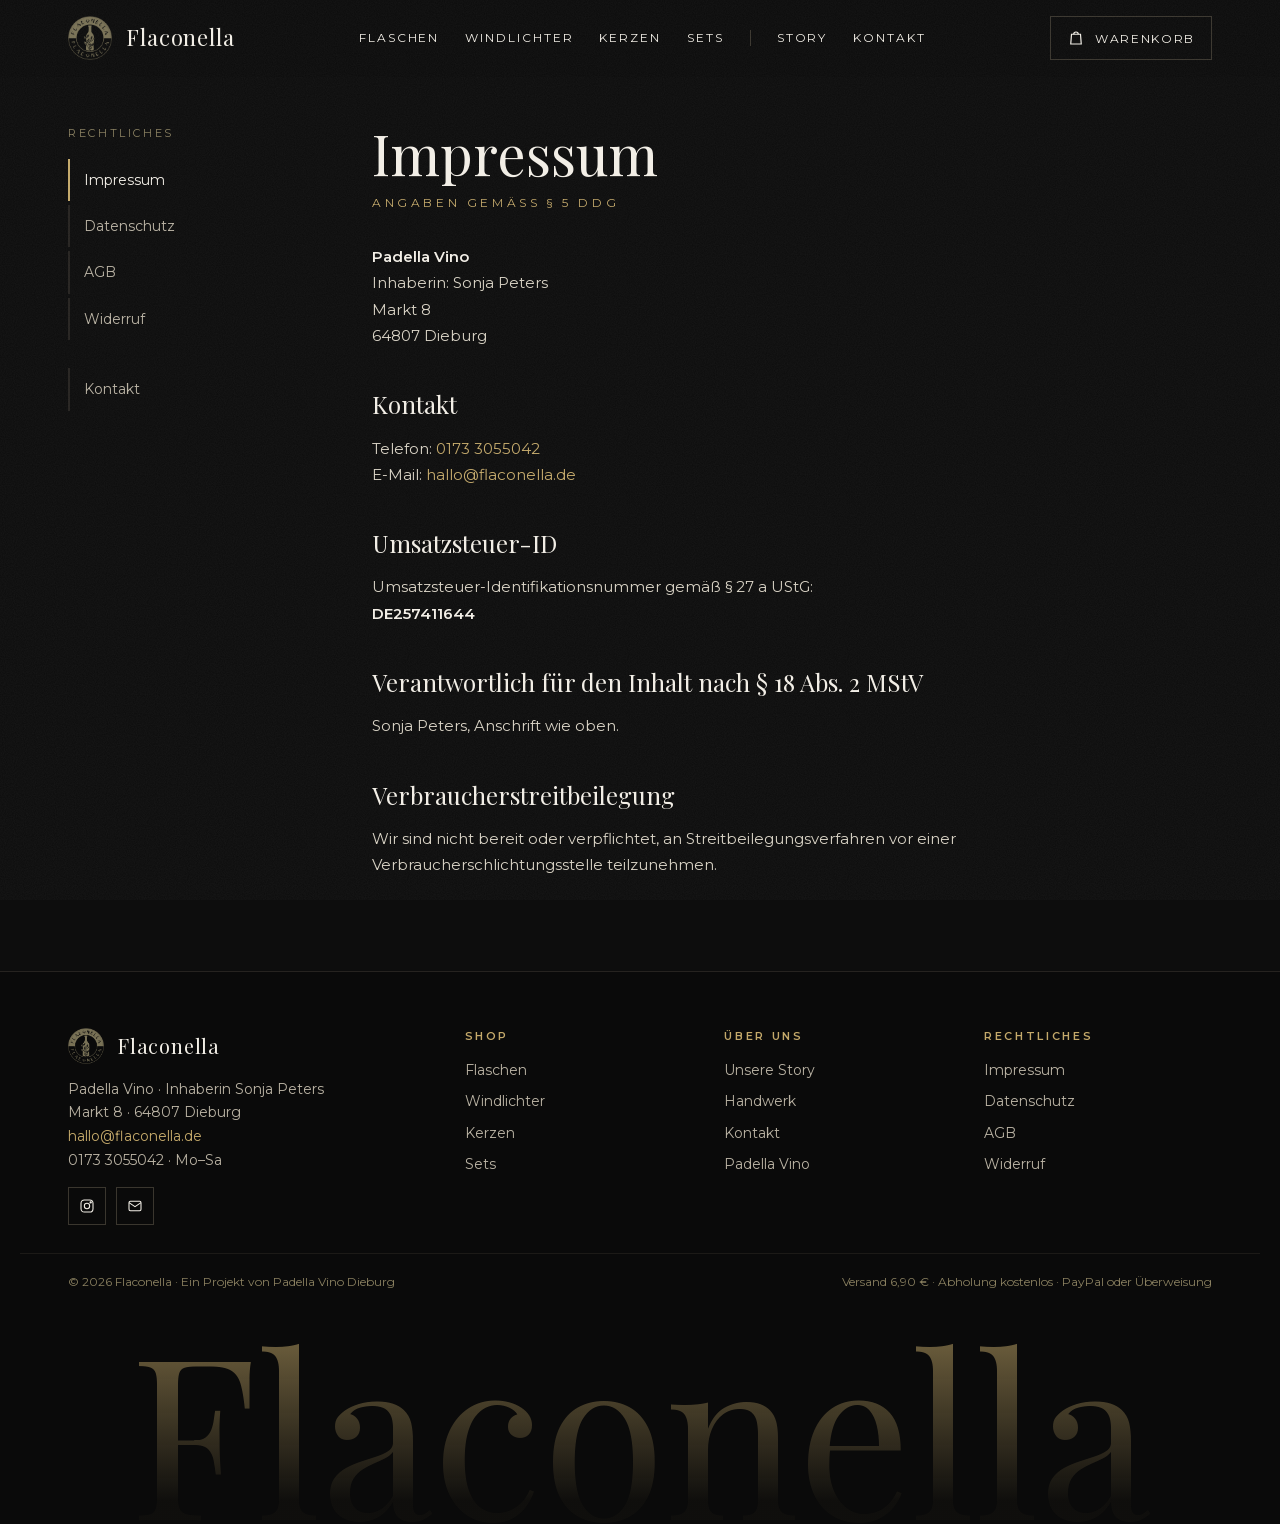
<file: impressum/index.html>
<!DOCTYPE html>
<html lang="de">
<head>
<meta charset="UTF-8">
<meta name="viewport" content="width=device-width, initial-scale=1.0">
<title>Impressum – Flaconella</title>
<meta name="description" content="Impressum von Flaconella, Padella Vino, Markt 8, 64807 Dieburg.">
<meta name="theme-color" content="#0d0d0d">
<link rel="icon" type="image/png" href="/favicon.png">
<link rel="apple-touch-icon" href="/favicon.png">
<link rel="canonical" href="https://flaconella.de/impressum/">
<meta property="og:type" content="website">
<meta property="og:site_name" content="Flaconella">
<meta property="og:title" content="Impressum – Flaconella">
<meta property="og:description" content="Impressum von Flaconella, Padella Vino, Markt 8, 64807 Dieburg.">
<meta property="og:url" content="https://flaconella.de/impressum/">
<meta property="og:image" content="https://flaconella.de/images/og.jpg">
<meta property="og:locale" content="de_DE">
<meta name="twitter:card" content="summary_large_image">
<link rel="preload" href="/fonts/PlayfairDisplay-400-latin.woff2" as="font" type="font/woff2" crossorigin>
<link rel="preload" href="/fonts/Montserrat-400-latin.woff2" as="font" type="font/woff2" crossorigin>
<link rel="stylesheet" href="/fonts/fonts.css">
<link rel="stylesheet" href="/css/style.css?v=3472a368">
<script>
(function(d){
  if(window.matchMedia&&matchMedia('(prefers-reduced-motion: no-preference)').matches)d.classList.add('motion');
  function mark(path){
    document.querySelectorAll('a.cat-tile').forEach(function(a){
      var img=a.querySelector('img');if(!img)return;
      var r=img.getBoundingClientRect();
      img.style.viewTransitionName=(new URL(a.href).pathname===path&&r.bottom>0&&r.top<innerHeight)?'kat-hero':'';
    });
  }
  addEventListener('pageswap',function(e){if(!e.viewTransition||!e.activation||!e.activation.entry)return;try{mark(new URL(e.activation.entry.url).pathname)}catch(x){}});
  addEventListener('pagereveal',function(e){if(!e.viewTransition||!window.navigation||!navigation.activation||!navigation.activation.from)return;try{mark(new URL(navigation.activation.from.url).pathname)}catch(x){}});
})(document.documentElement);
</script>
<script type="speculationrules">{"prefetch":[{"where":{"and":[{"href_matches":"/*"},{"not":{"href_matches":"/*.php"}},{"not":{"selector_matches":".product-card"}}]},"eagerness":"moderate"}]}</script>
</head>
<body>
<header class="site-header">
  <div class="wrap header-inner">
    <button class="nav-burger" type="button" aria-label="Menü öffnen" aria-expanded="false" aria-controls="siteNav" onclick="toggleMobileMenu()"><span></span><span></span><span></span></button>
    <a href="/" class="brand" aria-label="Flaconella Startseite"><img src="/images/logo.png" alt="" width="44" height="44"><span>Flaconella</span></a>
    <nav class="site-nav" id="siteNav" aria-label="Hauptnavigation"><a href="/flaschen/" style="--i:0">Flaschen</a><a href="/windlichter/" style="--i:1">Windlichter</a><a href="/kerzen/" style="--i:2">Kerzen</a><a href="/sets/" style="--i:3">Sets</a><span class="nav-sep"></span><a href="/#story" style="--i:4">Story</a><a href="/#kontakt" style="--i:5">Kontakt</a><div class="nav-extra" style="--i:6"><b>Padella Vino</b>Markt 8 · 64807 Dieburg<br>hallo@flaconella.de · 0173 3055042</div></nav>
    <button class="cart-btn" type="button" onclick="openCart()" aria-label="Warenkorb öffnen">
      <svg width="18" height="18" viewBox="0 0 24 24" fill="none" stroke="currentColor" stroke-width="1.6" aria-hidden="true"><path d="M6 7h12l1 13H5L6 7z"/><path d="M9 7a3 3 0 0 1 6 0"/></svg>
      <span class="label">Warenkorb</span><span class="cart-badge">0</span>
    </button>
  </div>
  <span class="scroll-progress" aria-hidden="true"></span>
</header>
<main>

<section class="wrap legal-layout">
  <nav class="legal-nav" aria-label="Rechtliches" data-intro="fade"><span class="head">Rechtliches</span><a href="/impressum/" class="on">Impressum</a><a href="/datenschutz/">Datenschutz</a><a href="/agb/">AGB</a><a href="/widerruf/">Widerruf</a><a href="/#kontakt" class="gap">Kontakt</a></nav>
  <article class="legal" data-intro style="--i:1">
<h3>Impressum</h3>
    <div class="legal-sub">Angaben gemäß § 5 DDG</div>

    <p><strong>Padella Vino</strong><br>
    Inhaberin: Sonja Peters<br>
    Markt 8<br>
    64807 Dieburg</p>

    <h4>Kontakt</h4>
    <p>Telefon: <a href="tel:+491733055042">0173 3055042</a><br>
    E-Mail: <a href="mailto:hallo@flaconella.de">hallo@flaconella.de</a></p>

    <h4>Umsatzsteuer-ID</h4>
    <p>Umsatzsteuer-Identifikationsnummer gemäß § 27 a UStG:<br>
    <strong>DE257411644</strong></p>

    <h4>Verantwortlich für den Inhalt nach § 18 Abs. 2 MStV</h4>
    <p>Sonja Peters, Anschrift wie oben.</p>

    <h4>Verbraucherstreitbeilegung</h4>
    <p>Wir sind nicht bereit oder verpflichtet, an Streitbeilegungsverfahren vor einer Verbraucherschlichtungsstelle teilzunehmen.</p>

  </article>
</section>
</main>
<footer class="site-footer">
  <div class="wrap footer-grid">
    <div class="footer-brand">
      <a href="/" class="brand"><img src="/images/logo.png" alt="" width="36" height="36"><span>Flaconella</span></a>
      <p>Padella Vino · Inhaberin Sonja Peters<br>Markt 8 · 64807 Dieburg<br><a href="mailto:hallo@flaconella.de">hallo@flaconella.de</a><br><a href="tel:+491733055042" style="color:inherit">0173 3055042</a> · Mo–Sa</p>
      <div class="social">
        <a href="https://instagram.com/flaconella.de" target="_blank" rel="noopener" aria-label="Instagram"><svg width="16" height="16" viewBox="0 0 24 24" fill="none" stroke="currentColor" stroke-width="1.6" aria-hidden="true"><rect x="3" y="3" width="18" height="18" rx="5"/><circle cx="12" cy="12" r="4"/><circle cx="17.5" cy="6.5" r="1" fill="currentColor"/></svg></a>
        <a href="mailto:hallo@flaconella.de" aria-label="E-Mail"><svg width="16" height="16" viewBox="0 0 24 24" fill="none" stroke="currentColor" stroke-width="1.6" aria-hidden="true"><rect x="3" y="5" width="18" height="14" rx="2"/><path d="M3 7l9 6 9-6"/></svg></a>
      </div>
    </div>
    <div class="footer-col"><h4>Shop</h4><ul><li><a href="/flaschen/">Flaschen</a></li><li><a href="/windlichter/">Windlichter</a></li><li><a href="/kerzen/">Kerzen</a></li><li><a href="/sets/">Sets</a></li></ul></div>
    <div class="footer-col"><h4>Über uns</h4><ul><li><a href="/#story">Unsere Story</a></li><li><a href="/#prozess">Handwerk</a></li><li><a href="/#kontakt">Kontakt</a></li><li><a href="https://padella-vino.de" target="_blank" rel="noopener">Padella Vino</a></li></ul></div>
    <div class="footer-col"><h4>Rechtliches</h4><ul><li><a href="/impressum/">Impressum</a></li><li><a href="/datenschutz/">Datenschutz</a></li><li><a href="/agb/">AGB</a></li><li><a href="/widerruf/">Widerruf</a></li></ul></div>
  </div>
  <div class="wrap footer-bottom"><span>© 2026 Flaconella · Ein Projekt von <a href="https://padella-vino.de" target="_blank" rel="noopener" style="color:inherit">Padella Vino Dieburg</a></span><span>Versand 6,90 € · Abholung kostenlos · PayPal oder Überweisung</span></div>
  <div class="footer-word" aria-hidden="true"><span style="--i:0">F</span><span style="--i:1">l</span><span style="--i:2">a</span><span style="--i:3">c</span><span style="--i:4">o</span><span style="--i:5">n</span><span style="--i:6">e</span><span style="--i:7">l</span><span style="--i:8">l</span><span style="--i:9">a</span></div>
</footer>
<button class="to-top" type="button" aria-label="Nach oben"><svg class="ring" viewBox="0 0 52 52" aria-hidden="true"><circle class="t" cx="26" cy="26" r="25"/><circle class="p" cx="26" cy="26" r="25" pathLength="1"/></svg><svg width="16" height="16" viewBox="0 0 24 24" fill="none" stroke="currentColor" stroke-width="1.6" aria-hidden="true"><path d="M12 19V5M5 12l7-7 7 7"/></svg></button>

<div class="cart-overlay" id="cartOverlay" onclick="closeCart()"></div>
<aside class="cart-sidebar" id="cartSidebar" role="dialog" aria-modal="true" aria-label="Warenkorb">
  <div class="cart-header"><h3>Warenkorb</h3><button class="cart-close" type="button" onclick="closeCart()" aria-label="Warenkorb schließen">✕</button></div>
  <div class="cart-items" id="cartItems"></div>
  <div class="cart-footer">
    <div class="cart-subtotal"><span>Zwischensumme</span><strong id="cartTotal">0,00 €</strong></div>
    <p class="cart-note" id="cartNote"></p>
    <button class="btn cart-checkout-btn" id="checkoutBtn" type="button" onclick="openCheckout()" disabled>Zur Kasse</button>
    <div class="express" id="expressCart" hidden>
      <div class="express-head"><span>Express-Checkout</span><span class="express-test" hidden>Testmodus</span></div>
      <div class="paypal-slot" id="paypalCart"></div>
      <p class="express-hint">Lieferadresse und Zahlung direkt aus deinem PayPal-Konto. Versand wird mit berechnet; Abholung wählst du über „Zur Kasse“.</p>
    </div>
  </div>
</aside>

<div class="modal-overlay" id="productModal" role="dialog" aria-modal="true" aria-labelledby="modalTitle">
  <div class="modal" id="modalContent">
    <button class="modal-close" type="button" aria-label="Schließen" onclick="closeModal()">✕</button>
    <div class="modal-grid"><div class="modal-img" id="modalImg"></div><div class="modal-info" id="modalInfo"></div></div>
  </div>
</div>

<div class="modal-overlay" id="checkoutModal" role="dialog" aria-modal="true" aria-label="Bestellung abschließen">
  <div class="checkout-modal">
    <button class="modal-close" type="button" aria-label="Schließen" onclick="closeCheckout()">✕</button>
    <div class="checkout-grid">
      <form class="checkout-form" onsubmit="submitOrder(event)">
        <div class="checkout-header"><p class="eyebrow">Kasse</p><h3>Bestellung abschließen</h3><p>Wir melden uns innerhalb von 24 Stunden.</p></div>
        <div class="checkout-express" id="expressCheckout" hidden>
          <div class="express-head"><span>Express-Checkout <span class="express-test" hidden>· Testmodus</span></span><span>Adresse &amp; Zahlung aus deinem Konto</span></div>
          <div class="paypal-slot" id="paypalCheckout"></div>
        </div>
        <div class="checkout-or" id="checkoutOr" hidden>oder per Überweisung</div>
        <div class="opt-group"><div class="checkout-section-title">Lieferung</div><div class="tiles" id="shipOptions"></div></div>
        <div class="checkout-fields">
          <div class="checkout-section-title">Deine Daten</div>
          <div class="form-row">
            <div class="field"><label for="co-fname">Vorname *</label><input type="text" id="co-fname" name="vorname" autocomplete="given-name" required placeholder="Maria"></div>
            <div class="field"><label for="co-lname">Nachname *</label><input type="text" id="co-lname" name="nachname" autocomplete="family-name" required placeholder="Müller"></div>
          </div>
          <div class="form-row">
            <div class="field"><label for="co-email">E-Mail *</label><input type="email" id="co-email" name="email" autocomplete="email" required placeholder="maria@example.de"></div>
            <div class="field"><label for="co-phone">Telefon</label><input type="tel" id="co-phone" name="telefon" autocomplete="tel" placeholder="+49 6071 …"></div>
          </div>
          <div id="addressFields" class="checkout-fields">
            <div class="field"><label for="co-street" id="co-street-label">Straße &amp; Hausnummer *</label><input type="text" id="co-street" name="strasse" autocomplete="street-address" required placeholder="Musterstraße 12"></div>
            <div class="form-row zip">
              <div class="field"><label for="co-zip" id="co-zip-label">PLZ *</label><input type="text" id="co-zip" name="plz" autocomplete="postal-code" required placeholder="64807" pattern="[0-9]{5}" title="Fünfstellige Postleitzahl" inputmode="numeric"></div>
              <div class="field"><label for="co-city" id="co-city-label">Ort *</label><input type="text" id="co-city" name="ort" autocomplete="address-level2" required placeholder="Dieburg"></div>
            </div>
            <p class="note">Lieferung nur innerhalb Deutschlands.</p>
          </div>
        </div>
        <div class="checkout-payment-info"><h4>Zahlung &amp; Versand</h4><p>Nach dem Bestellen erhältst du von uns eine Bestätigung mit den Zahlungsdaten per E-Mail (Überweisung). Versand innerhalb von 3–5 Werktagen nach Zahlungseingang.</p></div>
        <label class="checkout-consent"><input type="checkbox" id="co-consent" required><span>Ich habe die <a href="/agb/" target="_blank">AGB</a> und die <a href="/widerruf/" target="_blank">Widerrufsbelehrung</a> gelesen und akzeptiere sie. Die <a href="/datenschutz/" target="_blank">Datenschutzerklärung</a> habe ich zur Kenntnis genommen.</span></label>
        <button type="submit" class="btn checkout-submit">Zahlungspflichtig bestellen</button>
        <p class="checkout-note">Du erhältst eine Bestätigung per E-Mail. Es gelten die gesetzlichen Gewährleistungsrechte.</p>
      </form>
      <aside class="checkout-aside">
        <div class="checkout-section-title">Deine Bestellung</div>
        <div id="checkoutSummary"></div>
        <div class="checkout-final" id="checkoutFinal"></div>
        <p class="fine">Die Bestellnummer bekommst du mit der Bestätigung per E-Mail.</p>
        <a href="#" class="link" onclick="closeCheckout();setTimeout(openCart,300);return false;">← Warenkorb bearbeiten</a>
      </aside>
    </div>
  </div>
</div>

<div class="modal-overlay" id="successModal" role="dialog" aria-modal="true" aria-label="Bestellung">
  <div class="success-modal">
    <button class="modal-close" type="button" aria-label="Schließen" onclick="closeSuccess()">✕</button>
    <div class="success-icon" data-state="ok">
      <svg class="ok" width="64" height="64" viewBox="0 0 64 64" fill="none" stroke="currentColor" stroke-width="1.6" stroke-linecap="round" stroke-linejoin="round" aria-hidden="true"><circle cx="32" cy="32" r="30" pathLength="1"/><path d="M20 33l8 8 16-17" pathLength="1"/></svg>
      <svg class="mail" width="64" height="64" viewBox="0 0 64 64" fill="none" stroke="currentColor" stroke-width="1.6" stroke-linecap="round" stroke-linejoin="round" aria-hidden="true"><circle cx="32" cy="32" r="30" pathLength="1"/><path d="M18 24h28v18H18zM18 25l14 10 14-10" pathLength="1"/></svg>
    </div>
    <h3 id="successTitle">Bestellung eingegangen!</h3>
    <p id="successText"></p>
    <div id="successPayment" style="width:100%"></div>
    <button class="btn" type="button" onclick="closeSuccess()">Weiter einkaufen</button>
  </div>
</div>

<div class="toast" id="toast" role="status" aria-live="polite"><span id="toastMsg"></span></div>
<script src="/js/products.js?v=87ab1d9d"></script>
<script src="/js/bilder.js?v=b66ea14e"></script>
<script src="/js/motion.js?v=fdea31c4"></script>
<script src="/js/shop.js?v=444ffa16"></script>
</body>
</html>
</file>
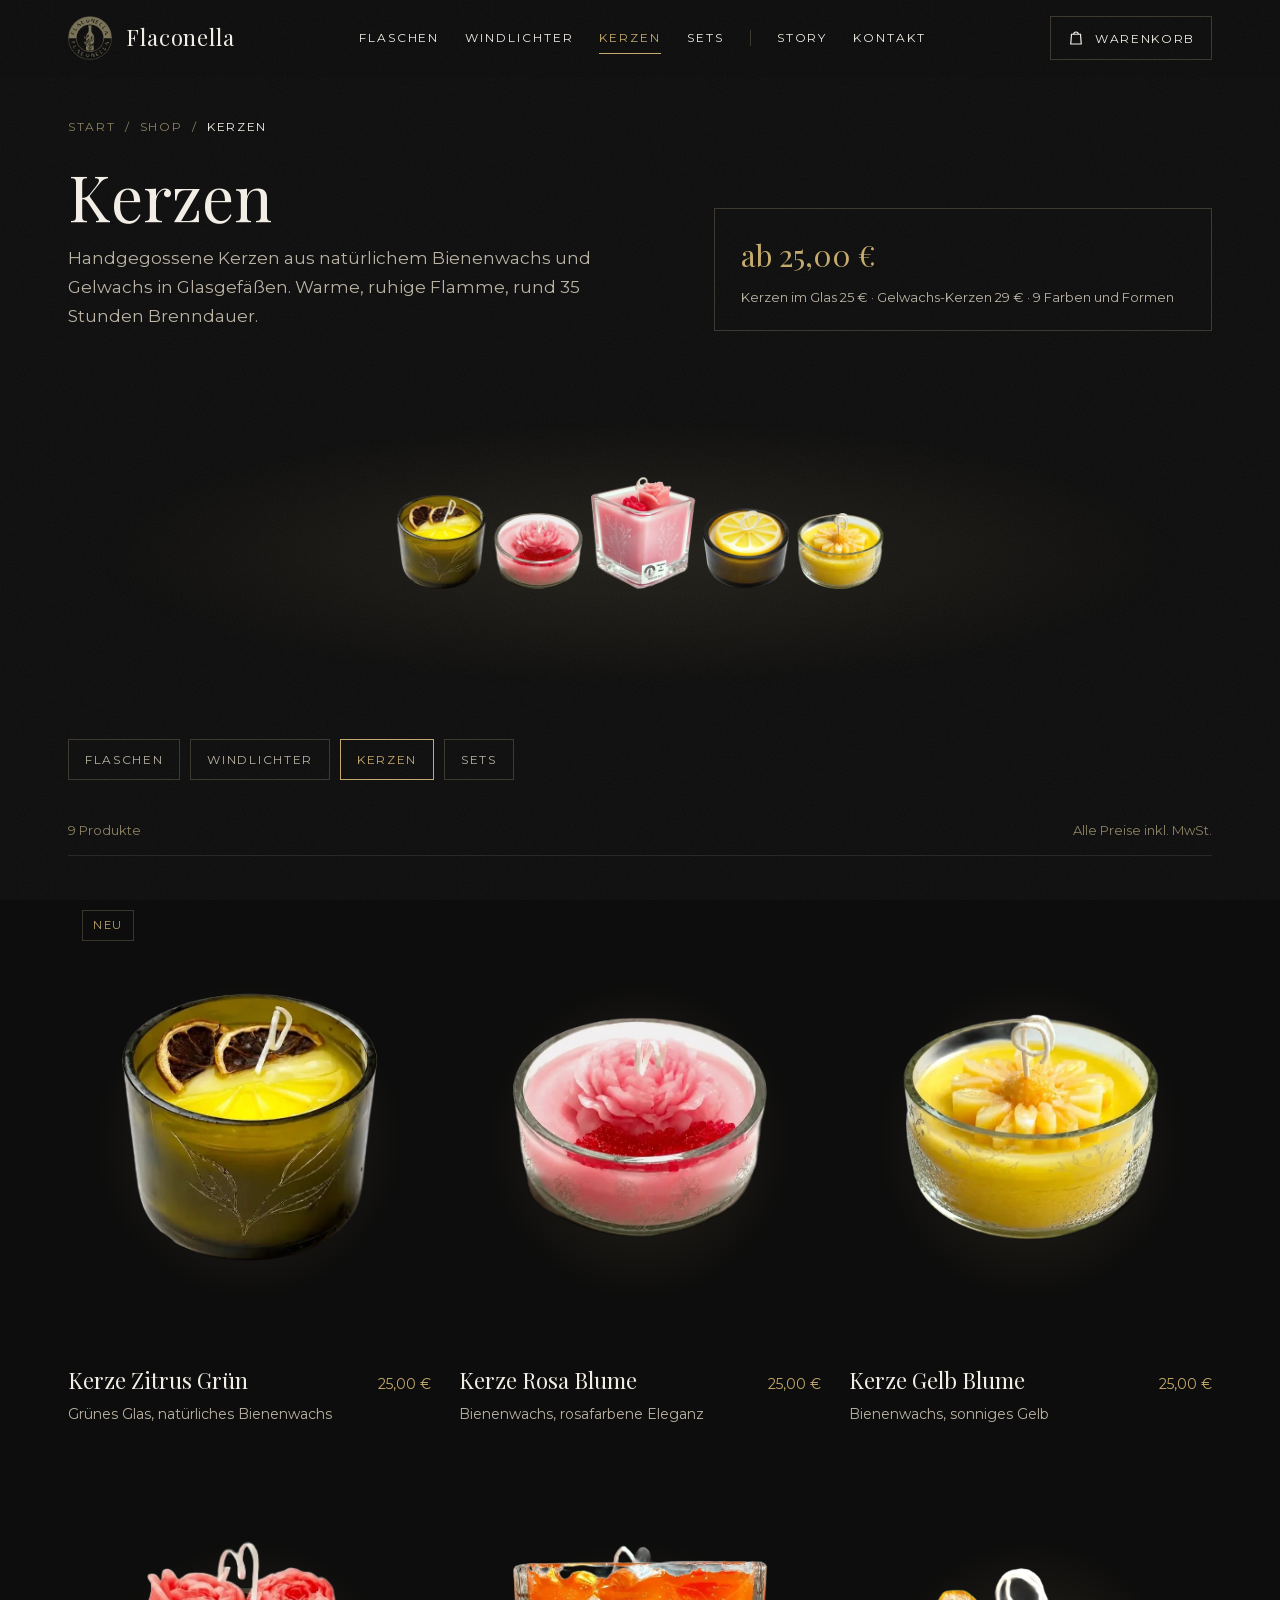
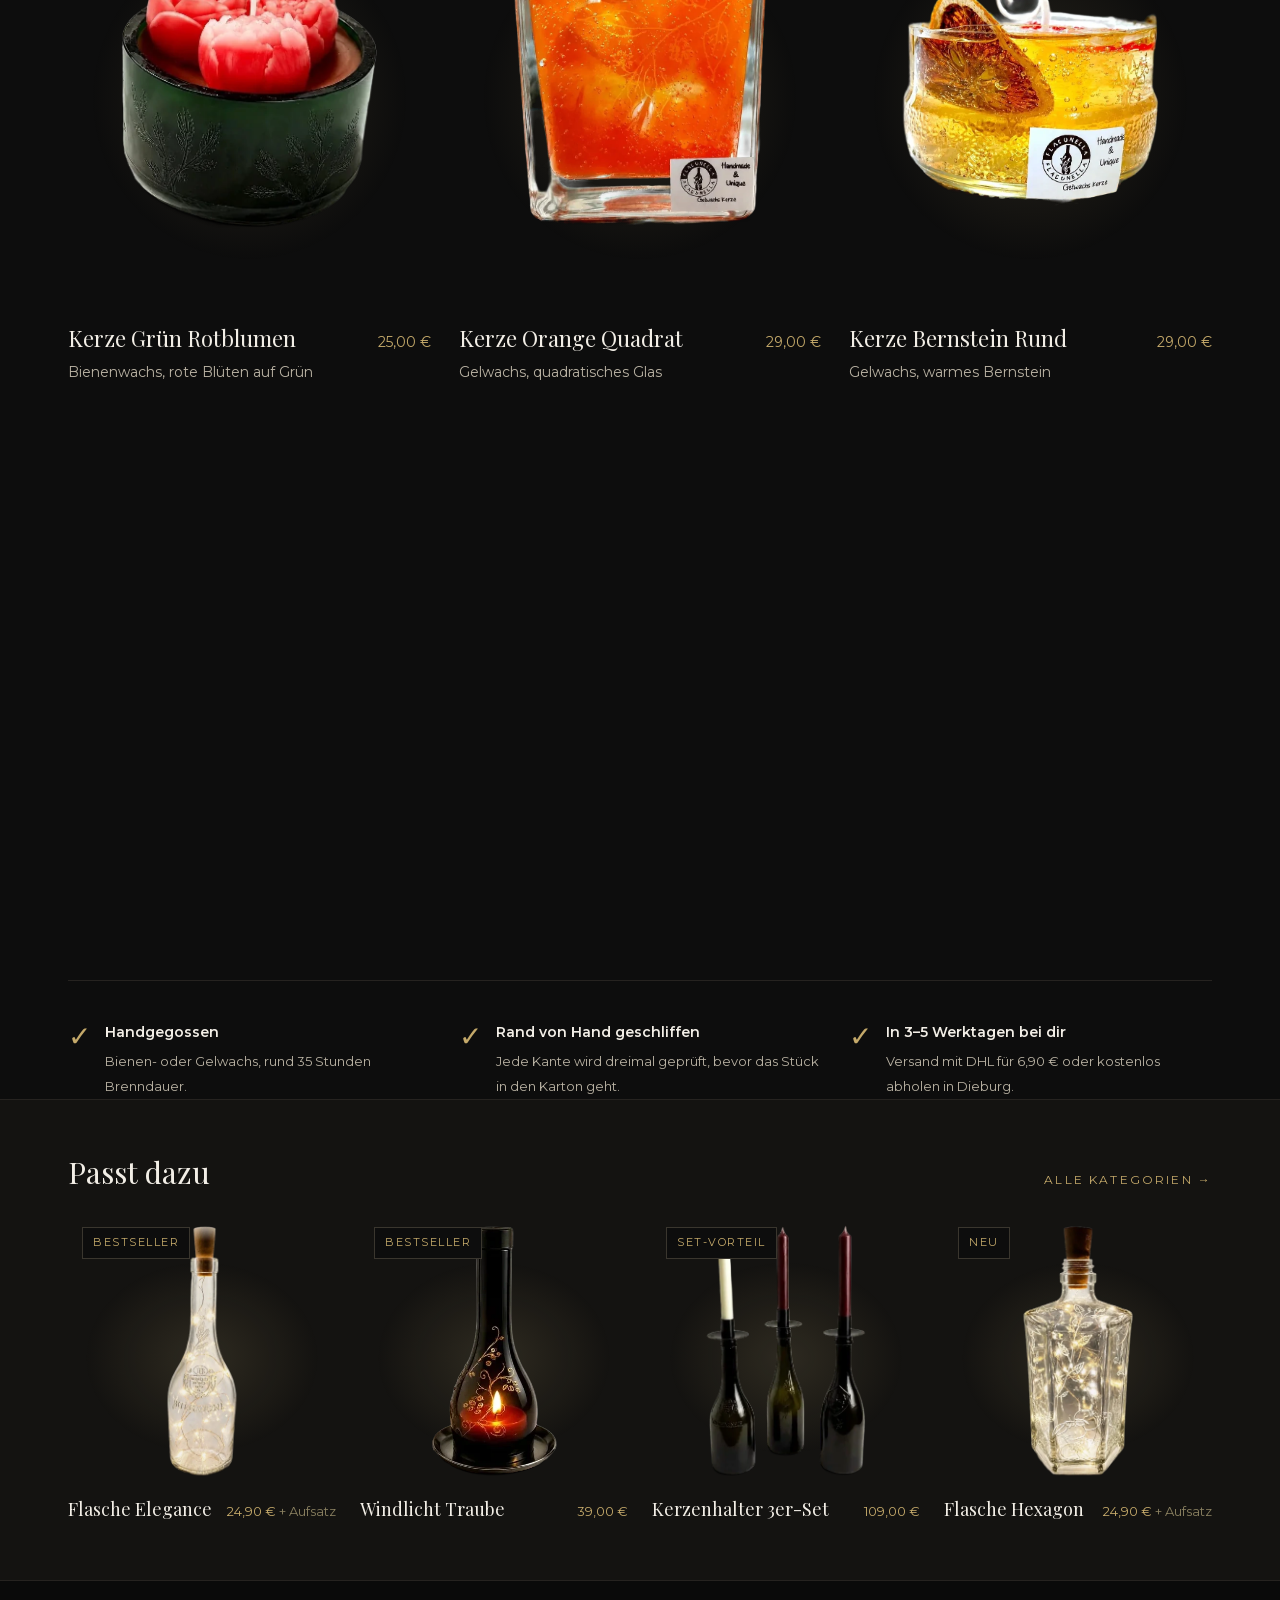
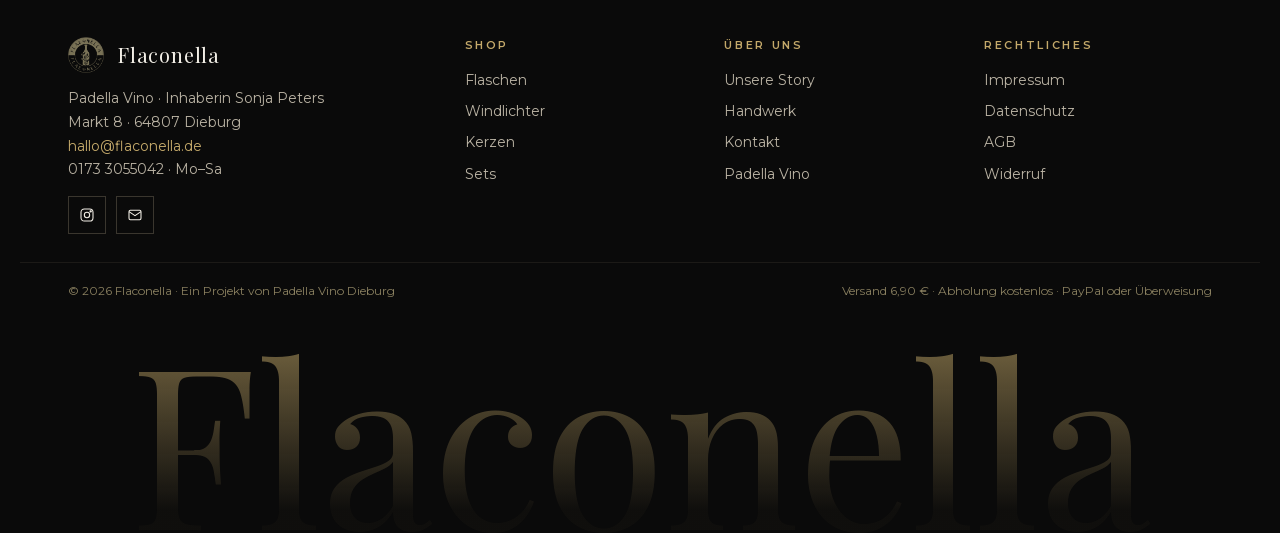
<file: kerzen/index.html>
<!DOCTYPE html>
<html lang="de">
<head>
<meta charset="UTF-8">
<meta name="viewport" content="width=device-width, initial-scale=1.0">
<title>Handgegossene Kerzen aus Bienenwachs und Gelwachs – Flaconella</title>
<meta name="description" content="Handgegossene Kerzen im Glas aus Bienen- und Gelwachs, ab 25 €. Rund 35 Stunden Brenndauer. Aus der Flaconella-Werkstatt im Padella Vino Dieburg.">
<meta name="theme-color" content="#0d0d0d">
<link rel="icon" type="image/png" href="/favicon.png">
<link rel="apple-touch-icon" href="/favicon.png">
<link rel="canonical" href="https://flaconella.de/kerzen/">
<meta property="og:type" content="website">
<meta property="og:site_name" content="Flaconella">
<meta property="og:title" content="Handgegossene Kerzen aus Bienenwachs und Gelwachs – Flaconella">
<meta property="og:description" content="Handgegossene Kerzen im Glas aus Bienen- und Gelwachs, ab 25 €. Rund 35 Stunden Brenndauer. Aus der Flaconella-Werkstatt im Padella Vino Dieburg.">
<meta property="og:url" content="https://flaconella.de/kerzen/">
<meta property="og:image" content="https://flaconella.de/images/kategorie-kerze.jpg">
<meta property="og:locale" content="de_DE">
<meta name="twitter:card" content="summary_large_image">
<link rel="preload" href="/fonts/PlayfairDisplay-400-latin.woff2" as="font" type="font/woff2" crossorigin>
<link rel="preload" href="/fonts/Montserrat-400-latin.woff2" as="font" type="font/woff2" crossorigin>
<link rel="stylesheet" href="/fonts/fonts.css">
<link rel="stylesheet" href="/css/style.css?v=3472a368">
<script>
(function(d){
  if(window.matchMedia&&matchMedia('(prefers-reduced-motion: no-preference)').matches)d.classList.add('motion');
  function mark(path){
    document.querySelectorAll('a.cat-tile').forEach(function(a){
      var img=a.querySelector('img');if(!img)return;
      var r=img.getBoundingClientRect();
      img.style.viewTransitionName=(new URL(a.href).pathname===path&&r.bottom>0&&r.top<innerHeight)?'kat-hero':'';
    });
  }
  addEventListener('pageswap',function(e){if(!e.viewTransition||!e.activation||!e.activation.entry)return;try{mark(new URL(e.activation.entry.url).pathname)}catch(x){}});
  addEventListener('pagereveal',function(e){if(!e.viewTransition||!window.navigation||!navigation.activation||!navigation.activation.from)return;try{mark(new URL(navigation.activation.from.url).pathname)}catch(x){}});
})(document.documentElement);
</script>
<script type="speculationrules">{"prefetch":[{"where":{"and":[{"href_matches":"/*"},{"not":{"href_matches":"/*.php"}},{"not":{"selector_matches":".product-card"}}]},"eagerness":"moderate"}]}</script>
</head>
<body>
<header class="site-header">
  <div class="wrap header-inner">
    <button class="nav-burger" type="button" aria-label="Menü öffnen" aria-expanded="false" aria-controls="siteNav" onclick="toggleMobileMenu()"><span></span><span></span><span></span></button>
    <a href="/" class="brand" aria-label="Flaconella Startseite"><img src="/images/logo.png" alt="" width="44" height="44"><span>Flaconella</span></a>
    <nav class="site-nav" id="siteNav" aria-label="Hauptnavigation"><a href="/flaschen/" style="--i:0">Flaschen</a><a href="/windlichter/" style="--i:1">Windlichter</a><a href="/kerzen/" style="--i:2" class="on">Kerzen</a><a href="/sets/" style="--i:3">Sets</a><span class="nav-sep"></span><a href="/#story" style="--i:4">Story</a><a href="/#kontakt" style="--i:5">Kontakt</a><div class="nav-extra" style="--i:6"><b>Padella Vino</b>Markt 8 · 64807 Dieburg<br>hallo@flaconella.de · 0173 3055042</div></nav>
    <button class="cart-btn" type="button" onclick="openCart()" aria-label="Warenkorb öffnen">
      <svg width="18" height="18" viewBox="0 0 24 24" fill="none" stroke="currentColor" stroke-width="1.6" aria-hidden="true"><path d="M6 7h12l1 13H5L6 7z"/><path d="M9 7a3 3 0 0 1 6 0"/></svg>
      <span class="label">Warenkorb</span><span class="cart-badge">0</span>
    </button>
  </div>
  <span class="scroll-progress" aria-hidden="true"></span>
</header>
<main>

<section class="wrap" style="padding-top:40px">
  <p class="crumbs" data-intro="fade"><a href="/">Start</a> &nbsp;/&nbsp; <a href="/#shop">Shop</a> &nbsp;/&nbsp; <span>Kerzen</span></p>
  <div class="cat-head">
    <div><h1 data-split="intro"><span class="w"><span style="--i:0">Kerzen</span></span></h1><p class="intro" data-intro style="--i:2">Handgegossene Kerzen aus natürlichem Bienenwachs und Gelwachs in Glasgefäßen. Warme, ruhige Flamme, rund 35 Stunden Brenndauer.</p></div>
    <div class="price-box" data-glow data-intro style="--i:3"><span class="big">ab 25,00 €</span><span class="sub">Kerzen im Glas 25 € · Gelwachs-Kerzen 29 € · 9 Farben und Formen</span></div>
  </div>
  <figure class="cat-banner" data-intro="fade" style="--i:2"><img src="/images/kategorie-kerze.webp" alt="Kerzen von Flaconella" width="1200" height="720"></figure>
  <div class="chips-row" data-intro="fade" style="--i:4"><a href="/flaschen/" class="chip-link">Flaschen</a><a href="/windlichter/" class="chip-link">Windlichter</a><a href="/kerzen/" class="chip-link on">Kerzen</a><a href="/sets/" class="chip-link">Sets</a></div>
  <div class="grid-meta"><span>9 Produkte</span><span>Alle Preise inkl. MwSt.</span></div>
  <div class="product-grid">
      <a href="/kerzen/#kerze-zitrus-gruen" class="product-card" data-pid="c1" data-reveal style="--i:0" onclick="openProduct('c1', this);return false;">
        <span class="product-img" data-cursor="Ansehen"><span class="product-badge">Neu</span><img src="/images/kerze-zitrus-gruen.webp" alt="Kerze Zitrus Grün" loading="lazy" width="480" height="600"></span>
        <span class="product-info">
          <span class="product-head"><span class="product-name">Kerze Zitrus Grün</span><span class="product-price">25,00 €</span></span>
          <span class="product-tagline">Grünes Glas, natürliches Bienenwachs</span>
        </span>
      </a>
      <a href="/kerzen/#kerze-rosa-blume" class="product-card" data-pid="c2" data-reveal style="--i:1" onclick="openProduct('c2', this);return false;">
        <span class="product-img" data-cursor="Ansehen"><img src="/images/kerze-rosa-blume.webp" alt="Kerze Rosa Blume" loading="lazy" width="480" height="600"></span>
        <span class="product-info">
          <span class="product-head"><span class="product-name">Kerze Rosa Blume</span><span class="product-price">25,00 €</span></span>
          <span class="product-tagline">Bienenwachs, rosafarbene Eleganz</span>
        </span>
      </a>
      <a href="/kerzen/#kerze-gelb-blume" class="product-card" data-pid="c3" data-reveal style="--i:2" onclick="openProduct('c3', this);return false;">
        <span class="product-img" data-cursor="Ansehen"><img src="/images/kerze-gelb-blume.webp" alt="Kerze Gelb Blume" loading="lazy" width="480" height="600"></span>
        <span class="product-info">
          <span class="product-head"><span class="product-name">Kerze Gelb Blume</span><span class="product-price">25,00 €</span></span>
          <span class="product-tagline">Bienenwachs, sonniges Gelb</span>
        </span>
      </a>
      <a href="/kerzen/#kerze-gruen-rotblumen" class="product-card" data-pid="c4" data-reveal style="--i:0" onclick="openProduct('c4', this);return false;">
        <span class="product-img" data-cursor="Ansehen"><img src="/images/kerze-gruen-rotblumen.webp" alt="Kerze Grün Rotblumen" loading="lazy" width="480" height="600"></span>
        <span class="product-info">
          <span class="product-head"><span class="product-name">Kerze Grün Rotblumen</span><span class="product-price">25,00 €</span></span>
          <span class="product-tagline">Bienenwachs, rote Blüten auf Grün</span>
        </span>
      </a>
      <a href="/kerzen/#kerze-orange-quadrat" class="product-card" data-pid="c5" data-reveal style="--i:1" onclick="openProduct('c5', this);return false;">
        <span class="product-img" data-cursor="Ansehen"><img src="/images/kerze-orange-quadrat.webp" alt="Kerze Orange Quadrat" loading="lazy" width="480" height="600"></span>
        <span class="product-info">
          <span class="product-head"><span class="product-name">Kerze Orange Quadrat</span><span class="product-price">29,00 €</span></span>
          <span class="product-tagline">Gelwachs, quadratisches Glas</span>
        </span>
      </a>
      <a href="/kerzen/#kerze-bernstein-rund" class="product-card" data-pid="c6" data-reveal style="--i:2" onclick="openProduct('c6', this);return false;">
        <span class="product-img" data-cursor="Ansehen"><img src="/images/kerze-bernstein-rund.webp" alt="Kerze Bernstein Rund" loading="lazy" width="480" height="600"></span>
        <span class="product-info">
          <span class="product-head"><span class="product-name">Kerze Bernstein Rund</span><span class="product-price">29,00 €</span></span>
          <span class="product-tagline">Gelwachs, warmes Bernstein</span>
        </span>
      </a>
      <a href="/kerzen/#kerze-zitrone-rund" class="product-card" data-pid="c7" data-reveal style="--i:0" onclick="openProduct('c7', this);return false;">
        <span class="product-img" data-cursor="Ansehen"><img src="/images/kerze-zitrone-rund.webp" alt="Kerze Zitrone Rund" loading="lazy" width="480" height="600"></span>
        <span class="product-info">
          <span class="product-head"><span class="product-name">Kerze Zitrone Rund</span><span class="product-price">25,00 €</span></span>
          <span class="product-tagline">Bienenwachs, frisches Gelb</span>
        </span>
      </a>
      <a href="/kerzen/#kerze-pink-quadrat" class="product-card" data-pid="c8" data-reveal style="--i:1" onclick="openProduct('c8', this);return false;">
        <span class="product-img" data-cursor="Ansehen"><img src="/images/kerze-pink-quadrat.webp" alt="Kerze Pink Quadrat" loading="lazy" width="480" height="600"></span>
        <span class="product-info">
          <span class="product-head"><span class="product-name">Kerze Pink Quadrat</span><span class="product-price">29,00 €</span></span>
          <span class="product-tagline">Gelwachs, kräftiges Pink</span>
        </span>
      </a>
      <a href="/kerzen/#kerze-pink-herz" class="product-card" data-pid="c9" data-reveal style="--i:2" onclick="openProduct('c9', this);return false;">
        <span class="product-img" data-cursor="Ansehen"><img src="/images/kerze-pink-herz.webp" alt="Kerze Pink Herz" loading="lazy" width="480" height="600"></span>
        <span class="product-info">
          <span class="product-head"><span class="product-name">Kerze Pink Herz</span><span class="product-price">29,00 €</span></span>
          <span class="product-tagline">Gelwachs, Herzform</span>
        </span>
      </a></div>
  <div class="promises"><div class="promise" data-reveal style="--i:0"><span class="tick">✓</span><div><strong>Handgegossen</strong><span>Bienen- oder Gelwachs, rund 35 Stunden Brenndauer.</span></div></div><div class="promise" data-reveal style="--i:1"><span class="tick">✓</span><div><strong>Rand von Hand geschliffen</strong><span>Jede Kante wird dreimal geprüft, bevor das Stück in den Karton geht.</span></div></div><div class="promise" data-reveal style="--i:2"><span class="tick">✓</span><div><strong>In 3–5 Werktagen bei dir</strong><span>Versand mit DHL für 6,90 € oder kostenlos abholen in Dieburg.</span></div></div></div>
</section>
<section class="related">
  <div class="wrap inner">
    <div class="head"><h2 data-split="scroll"><span class="w"><span style="--i:0">Passt</span></span> <span class="w"><span style="--i:1">dazu</span></span></h2><a href="/#shop" class="link" data-reveal="fade">Alle Kategorien →</a></div>
    <div class="related-grid">
      <a href="/flaschen/#flasche-elegance" class="product-card" data-pid="l1" data-reveal style="--i:0" onclick="openProduct('l1', this);return false;">
        <span class="product-img" data-cursor="Ansehen"><span class="product-badge">Bestseller</span><img src="/images/lampe-bulgarini-classic.webp" alt="Flasche Elegance" loading="lazy" width="480" height="600"></span>
        <span class="product-info">
          <span class="product-head"><span class="product-name">Flasche Elegance</span><span class="product-price">24,90 € <span style="color:var(--dim)">+ Aufsatz</span></span></span>
          
        </span>
      </a>
      <a href="/windlichter/#windlicht-traube" class="product-card" data-pid="w1" data-reveal style="--i:1" onclick="openProduct('w1', this);return false;">
        <span class="product-img" data-cursor="Ansehen"><span class="product-badge">Bestseller</span><img src="/images/braune_flasche_windlicht_blumen_01.webp" alt="Windlicht Traube" loading="lazy" width="480" height="600"></span>
        <span class="product-info">
          <span class="product-head"><span class="product-name">Windlicht Traube</span><span class="product-price">39,00 €</span></span>
          
        </span>
      </a>
      <a href="/sets/#kerzenhalter-3er-set" class="product-card" data-pid="set-k3" data-reveal style="--i:2" onclick="openProduct('set-k3', this);return false;">
        <span class="product-img" data-cursor="Ansehen"><span class="product-badge">Set-Vorteil</span><img src="/images/kerzenhalter_set_3er_02.webp" alt="Kerzenhalter 3er-Set" loading="lazy" width="480" height="600"></span>
        <span class="product-info">
          <span class="product-head"><span class="product-name">Kerzenhalter 3er-Set</span><span class="product-price">109,00 €</span></span>
          
        </span>
      </a>
      <a href="/flaschen/#flasche-hexagon" class="product-card" data-pid="l3" data-reveal style="--i:3" onclick="openProduct('l3', this);return false;">
        <span class="product-img" data-cursor="Ansehen"><span class="product-badge">Neu</span><img src="/images/lampe-hexagonal.webp" alt="Flasche Hexagon" loading="lazy" width="480" height="600"></span>
        <span class="product-info">
          <span class="product-head"><span class="product-name">Flasche Hexagon</span><span class="product-price">24,90 € <span style="color:var(--dim)">+ Aufsatz</span></span></span>
          
        </span>
      </a></div>
  </div>
</section>
</main>
<footer class="site-footer">
  <div class="wrap footer-grid">
    <div class="footer-brand">
      <a href="/" class="brand"><img src="/images/logo.png" alt="" width="36" height="36"><span>Flaconella</span></a>
      <p>Padella Vino · Inhaberin Sonja Peters<br>Markt 8 · 64807 Dieburg<br><a href="mailto:hallo@flaconella.de">hallo@flaconella.de</a><br><a href="tel:+491733055042" style="color:inherit">0173 3055042</a> · Mo–Sa</p>
      <div class="social">
        <a href="https://instagram.com/flaconella.de" target="_blank" rel="noopener" aria-label="Instagram"><svg width="16" height="16" viewBox="0 0 24 24" fill="none" stroke="currentColor" stroke-width="1.6" aria-hidden="true"><rect x="3" y="3" width="18" height="18" rx="5"/><circle cx="12" cy="12" r="4"/><circle cx="17.5" cy="6.5" r="1" fill="currentColor"/></svg></a>
        <a href="mailto:hallo@flaconella.de" aria-label="E-Mail"><svg width="16" height="16" viewBox="0 0 24 24" fill="none" stroke="currentColor" stroke-width="1.6" aria-hidden="true"><rect x="3" y="5" width="18" height="14" rx="2"/><path d="M3 7l9 6 9-6"/></svg></a>
      </div>
    </div>
    <div class="footer-col"><h4>Shop</h4><ul><li><a href="/flaschen/">Flaschen</a></li><li><a href="/windlichter/">Windlichter</a></li><li><a href="/kerzen/">Kerzen</a></li><li><a href="/sets/">Sets</a></li></ul></div>
    <div class="footer-col"><h4>Über uns</h4><ul><li><a href="/#story">Unsere Story</a></li><li><a href="/#prozess">Handwerk</a></li><li><a href="/#kontakt">Kontakt</a></li><li><a href="https://padella-vino.de" target="_blank" rel="noopener">Padella Vino</a></li></ul></div>
    <div class="footer-col"><h4>Rechtliches</h4><ul><li><a href="/impressum/">Impressum</a></li><li><a href="/datenschutz/">Datenschutz</a></li><li><a href="/agb/">AGB</a></li><li><a href="/widerruf/">Widerruf</a></li></ul></div>
  </div>
  <div class="wrap footer-bottom"><span>© 2026 Flaconella · Ein Projekt von <a href="https://padella-vino.de" target="_blank" rel="noopener" style="color:inherit">Padella Vino Dieburg</a></span><span>Versand 6,90 € · Abholung kostenlos · PayPal oder Überweisung</span></div>
  <div class="footer-word" aria-hidden="true"><span style="--i:0">F</span><span style="--i:1">l</span><span style="--i:2">a</span><span style="--i:3">c</span><span style="--i:4">o</span><span style="--i:5">n</span><span style="--i:6">e</span><span style="--i:7">l</span><span style="--i:8">l</span><span style="--i:9">a</span></div>
</footer>
<button class="to-top" type="button" aria-label="Nach oben"><svg class="ring" viewBox="0 0 52 52" aria-hidden="true"><circle class="t" cx="26" cy="26" r="25"/><circle class="p" cx="26" cy="26" r="25" pathLength="1"/></svg><svg width="16" height="16" viewBox="0 0 24 24" fill="none" stroke="currentColor" stroke-width="1.6" aria-hidden="true"><path d="M12 19V5M5 12l7-7 7 7"/></svg></button>

<div class="cart-overlay" id="cartOverlay" onclick="closeCart()"></div>
<aside class="cart-sidebar" id="cartSidebar" role="dialog" aria-modal="true" aria-label="Warenkorb">
  <div class="cart-header"><h3>Warenkorb</h3><button class="cart-close" type="button" onclick="closeCart()" aria-label="Warenkorb schließen">✕</button></div>
  <div class="cart-items" id="cartItems"></div>
  <div class="cart-footer">
    <div class="cart-subtotal"><span>Zwischensumme</span><strong id="cartTotal">0,00 €</strong></div>
    <p class="cart-note" id="cartNote"></p>
    <button class="btn cart-checkout-btn" id="checkoutBtn" type="button" onclick="openCheckout()" disabled>Zur Kasse</button>
    <div class="express" id="expressCart" hidden>
      <div class="express-head"><span>Express-Checkout</span><span class="express-test" hidden>Testmodus</span></div>
      <div class="paypal-slot" id="paypalCart"></div>
      <p class="express-hint">Lieferadresse und Zahlung direkt aus deinem PayPal-Konto. Versand wird mit berechnet; Abholung wählst du über „Zur Kasse“.</p>
    </div>
  </div>
</aside>

<div class="modal-overlay" id="productModal" role="dialog" aria-modal="true" aria-labelledby="modalTitle">
  <div class="modal" id="modalContent">
    <button class="modal-close" type="button" aria-label="Schließen" onclick="closeModal()">✕</button>
    <div class="modal-grid"><div class="modal-img" id="modalImg"></div><div class="modal-info" id="modalInfo"></div></div>
  </div>
</div>

<div class="modal-overlay" id="checkoutModal" role="dialog" aria-modal="true" aria-label="Bestellung abschließen">
  <div class="checkout-modal">
    <button class="modal-close" type="button" aria-label="Schließen" onclick="closeCheckout()">✕</button>
    <div class="checkout-grid">
      <form class="checkout-form" onsubmit="submitOrder(event)">
        <div class="checkout-header"><p class="eyebrow">Kasse</p><h3>Bestellung abschließen</h3><p>Wir melden uns innerhalb von 24 Stunden.</p></div>
        <div class="checkout-express" id="expressCheckout" hidden>
          <div class="express-head"><span>Express-Checkout <span class="express-test" hidden>· Testmodus</span></span><span>Adresse &amp; Zahlung aus deinem Konto</span></div>
          <div class="paypal-slot" id="paypalCheckout"></div>
        </div>
        <div class="checkout-or" id="checkoutOr" hidden>oder per Überweisung</div>
        <div class="opt-group"><div class="checkout-section-title">Lieferung</div><div class="tiles" id="shipOptions"></div></div>
        <div class="checkout-fields">
          <div class="checkout-section-title">Deine Daten</div>
          <div class="form-row">
            <div class="field"><label for="co-fname">Vorname *</label><input type="text" id="co-fname" name="vorname" autocomplete="given-name" required placeholder="Maria"></div>
            <div class="field"><label for="co-lname">Nachname *</label><input type="text" id="co-lname" name="nachname" autocomplete="family-name" required placeholder="Müller"></div>
          </div>
          <div class="form-row">
            <div class="field"><label for="co-email">E-Mail *</label><input type="email" id="co-email" name="email" autocomplete="email" required placeholder="maria@example.de"></div>
            <div class="field"><label for="co-phone">Telefon</label><input type="tel" id="co-phone" name="telefon" autocomplete="tel" placeholder="+49 6071 …"></div>
          </div>
          <div id="addressFields" class="checkout-fields">
            <div class="field"><label for="co-street" id="co-street-label">Straße &amp; Hausnummer *</label><input type="text" id="co-street" name="strasse" autocomplete="street-address" required placeholder="Musterstraße 12"></div>
            <div class="form-row zip">
              <div class="field"><label for="co-zip" id="co-zip-label">PLZ *</label><input type="text" id="co-zip" name="plz" autocomplete="postal-code" required placeholder="64807" pattern="[0-9]{5}" title="Fünfstellige Postleitzahl" inputmode="numeric"></div>
              <div class="field"><label for="co-city" id="co-city-label">Ort *</label><input type="text" id="co-city" name="ort" autocomplete="address-level2" required placeholder="Dieburg"></div>
            </div>
            <p class="note">Lieferung nur innerhalb Deutschlands.</p>
          </div>
        </div>
        <div class="checkout-payment-info"><h4>Zahlung &amp; Versand</h4><p>Nach dem Bestellen erhältst du von uns eine Bestätigung mit den Zahlungsdaten per E-Mail (Überweisung). Versand innerhalb von 3–5 Werktagen nach Zahlungseingang.</p></div>
        <label class="checkout-consent"><input type="checkbox" id="co-consent" required><span>Ich habe die <a href="/agb/" target="_blank">AGB</a> und die <a href="/widerruf/" target="_blank">Widerrufsbelehrung</a> gelesen und akzeptiere sie. Die <a href="/datenschutz/" target="_blank">Datenschutzerklärung</a> habe ich zur Kenntnis genommen.</span></label>
        <button type="submit" class="btn checkout-submit">Zahlungspflichtig bestellen</button>
        <p class="checkout-note">Du erhältst eine Bestätigung per E-Mail. Es gelten die gesetzlichen Gewährleistungsrechte.</p>
      </form>
      <aside class="checkout-aside">
        <div class="checkout-section-title">Deine Bestellung</div>
        <div id="checkoutSummary"></div>
        <div class="checkout-final" id="checkoutFinal"></div>
        <p class="fine">Die Bestellnummer bekommst du mit der Bestätigung per E-Mail.</p>
        <a href="#" class="link" onclick="closeCheckout();setTimeout(openCart,300);return false;">← Warenkorb bearbeiten</a>
      </aside>
    </div>
  </div>
</div>

<div class="modal-overlay" id="successModal" role="dialog" aria-modal="true" aria-label="Bestellung">
  <div class="success-modal">
    <button class="modal-close" type="button" aria-label="Schließen" onclick="closeSuccess()">✕</button>
    <div class="success-icon" data-state="ok">
      <svg class="ok" width="64" height="64" viewBox="0 0 64 64" fill="none" stroke="currentColor" stroke-width="1.6" stroke-linecap="round" stroke-linejoin="round" aria-hidden="true"><circle cx="32" cy="32" r="30" pathLength="1"/><path d="M20 33l8 8 16-17" pathLength="1"/></svg>
      <svg class="mail" width="64" height="64" viewBox="0 0 64 64" fill="none" stroke="currentColor" stroke-width="1.6" stroke-linecap="round" stroke-linejoin="round" aria-hidden="true"><circle cx="32" cy="32" r="30" pathLength="1"/><path d="M18 24h28v18H18zM18 25l14 10 14-10" pathLength="1"/></svg>
    </div>
    <h3 id="successTitle">Bestellung eingegangen!</h3>
    <p id="successText"></p>
    <div id="successPayment" style="width:100%"></div>
    <button class="btn" type="button" onclick="closeSuccess()">Weiter einkaufen</button>
  </div>
</div>

<div class="toast" id="toast" role="status" aria-live="polite"><span id="toastMsg"></span></div>
<script src="/js/products.js?v=87ab1d9d"></script>
<script src="/js/bilder.js?v=b66ea14e"></script>
<script src="/js/motion.js?v=fdea31c4"></script>
<script src="/js/shop.js?v=444ffa16"></script>
</body>
</html>
</file>
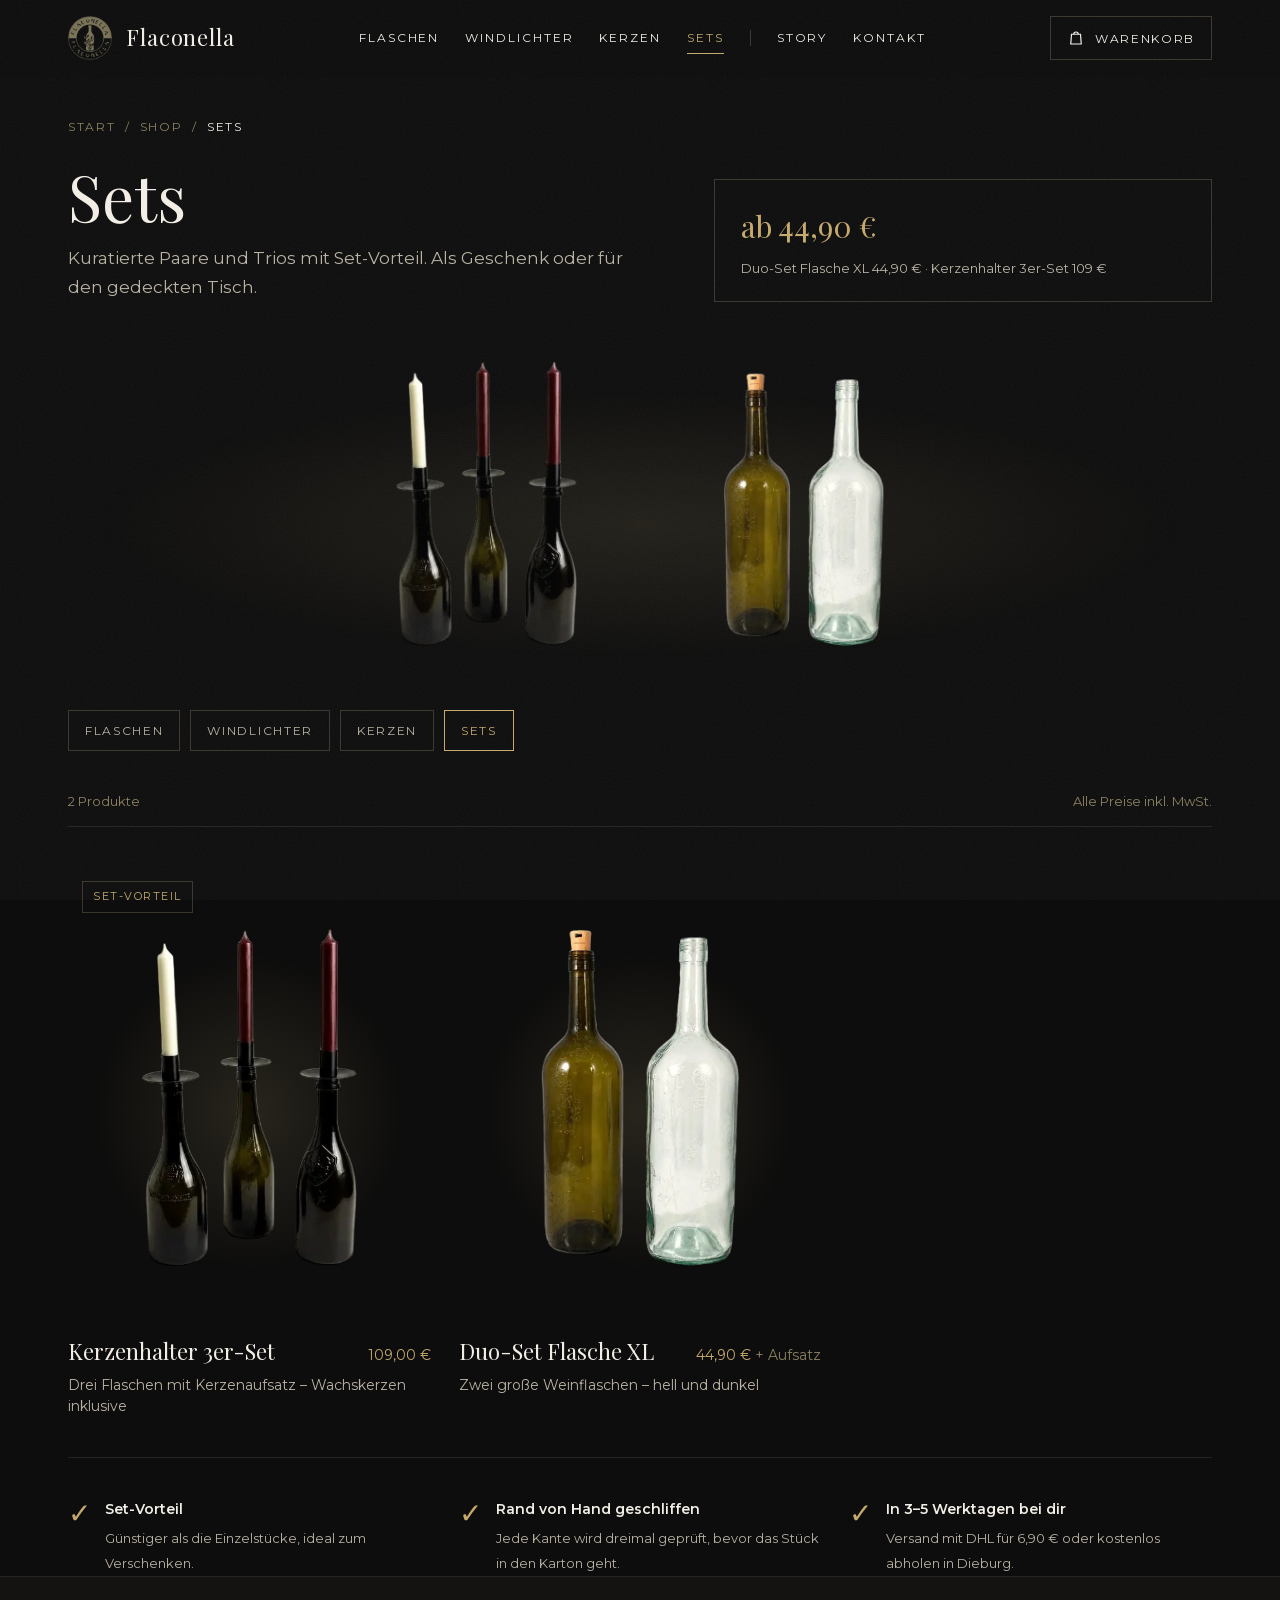
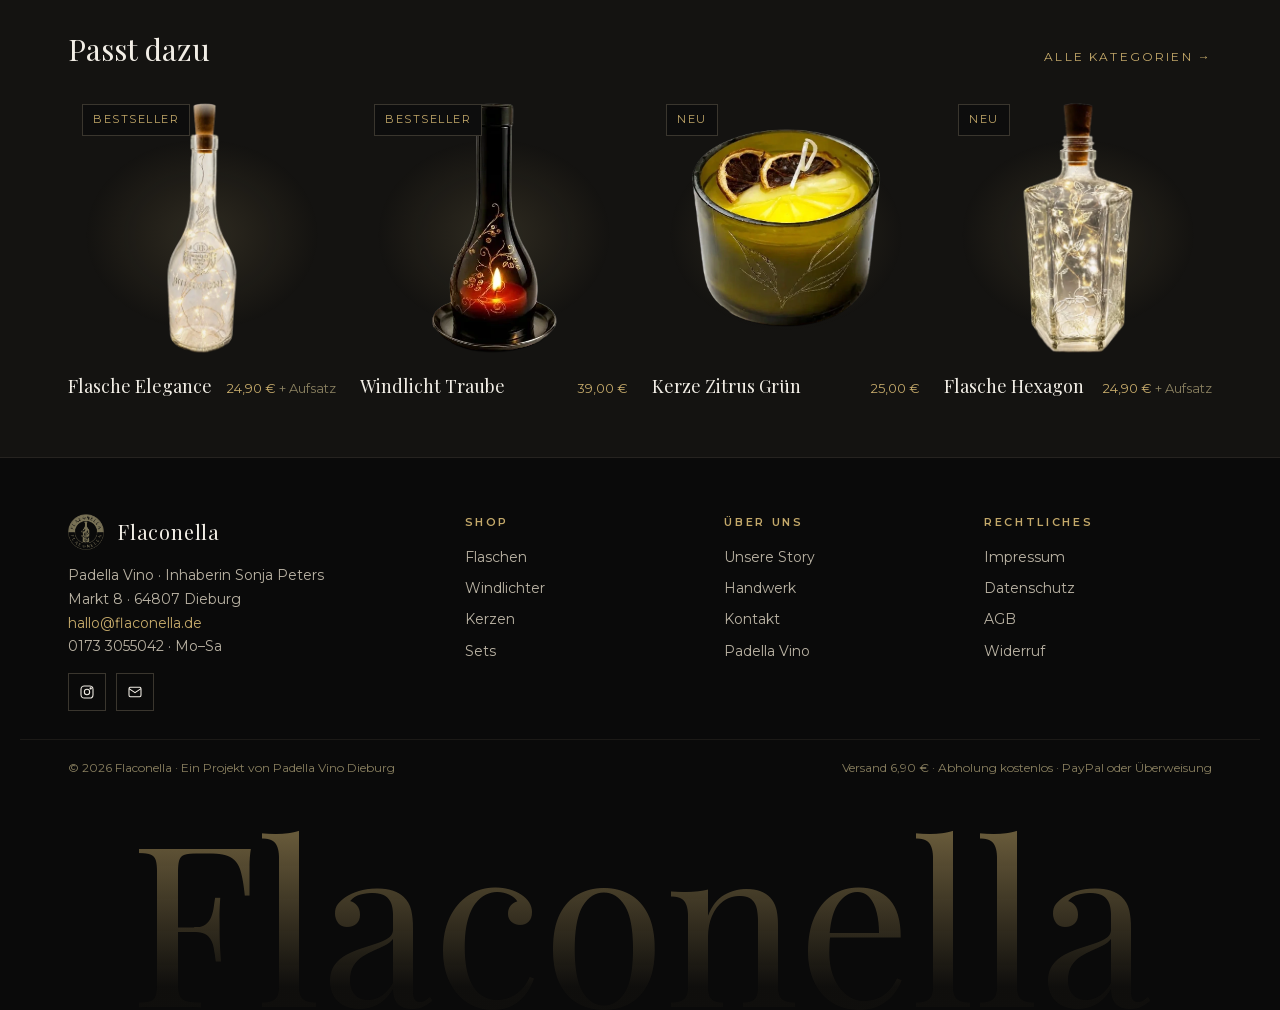
<file: sets/index.html>
<!DOCTYPE html>
<html lang="de">
<head>
<meta charset="UTF-8">
<meta name="viewport" content="width=device-width, initial-scale=1.0">
<title>Sets aus gravierten Flaschen – Flaconella</title>
<meta name="description" content="Flaconella-Sets mit Set-Vorteil: Duo-Set Flasche XL und 3er-Set Kerzenhalter aus gravierten Flaschen. Handgemacht in Dieburg.">
<meta name="theme-color" content="#0d0d0d">
<link rel="icon" type="image/png" href="/favicon.png">
<link rel="apple-touch-icon" href="/favicon.png">
<link rel="canonical" href="https://flaconella.de/sets/">
<meta property="og:type" content="website">
<meta property="og:site_name" content="Flaconella">
<meta property="og:title" content="Sets aus gravierten Flaschen – Flaconella">
<meta property="og:description" content="Flaconella-Sets mit Set-Vorteil: Duo-Set Flasche XL und 3er-Set Kerzenhalter aus gravierten Flaschen. Handgemacht in Dieburg.">
<meta property="og:url" content="https://flaconella.de/sets/">
<meta property="og:image" content="https://flaconella.de/images/kategorie-set.jpg">
<meta property="og:locale" content="de_DE">
<meta name="twitter:card" content="summary_large_image">
<link rel="preload" href="/fonts/PlayfairDisplay-400-latin.woff2" as="font" type="font/woff2" crossorigin>
<link rel="preload" href="/fonts/Montserrat-400-latin.woff2" as="font" type="font/woff2" crossorigin>
<link rel="stylesheet" href="/fonts/fonts.css">
<link rel="stylesheet" href="/css/style.css?v=3472a368">
<script>
(function(d){
  if(window.matchMedia&&matchMedia('(prefers-reduced-motion: no-preference)').matches)d.classList.add('motion');
  function mark(path){
    document.querySelectorAll('a.cat-tile').forEach(function(a){
      var img=a.querySelector('img');if(!img)return;
      var r=img.getBoundingClientRect();
      img.style.viewTransitionName=(new URL(a.href).pathname===path&&r.bottom>0&&r.top<innerHeight)?'kat-hero':'';
    });
  }
  addEventListener('pageswap',function(e){if(!e.viewTransition||!e.activation||!e.activation.entry)return;try{mark(new URL(e.activation.entry.url).pathname)}catch(x){}});
  addEventListener('pagereveal',function(e){if(!e.viewTransition||!window.navigation||!navigation.activation||!navigation.activation.from)return;try{mark(new URL(navigation.activation.from.url).pathname)}catch(x){}});
})(document.documentElement);
</script>
<script type="speculationrules">{"prefetch":[{"where":{"and":[{"href_matches":"/*"},{"not":{"href_matches":"/*.php"}},{"not":{"selector_matches":".product-card"}}]},"eagerness":"moderate"}]}</script>
</head>
<body>
<header class="site-header">
  <div class="wrap header-inner">
    <button class="nav-burger" type="button" aria-label="Menü öffnen" aria-expanded="false" aria-controls="siteNav" onclick="toggleMobileMenu()"><span></span><span></span><span></span></button>
    <a href="/" class="brand" aria-label="Flaconella Startseite"><img src="/images/logo.png" alt="" width="44" height="44"><span>Flaconella</span></a>
    <nav class="site-nav" id="siteNav" aria-label="Hauptnavigation"><a href="/flaschen/" style="--i:0">Flaschen</a><a href="/windlichter/" style="--i:1">Windlichter</a><a href="/kerzen/" style="--i:2">Kerzen</a><a href="/sets/" style="--i:3" class="on">Sets</a><span class="nav-sep"></span><a href="/#story" style="--i:4">Story</a><a href="/#kontakt" style="--i:5">Kontakt</a><div class="nav-extra" style="--i:6"><b>Padella Vino</b>Markt 8 · 64807 Dieburg<br>hallo@flaconella.de · 0173 3055042</div></nav>
    <button class="cart-btn" type="button" onclick="openCart()" aria-label="Warenkorb öffnen">
      <svg width="18" height="18" viewBox="0 0 24 24" fill="none" stroke="currentColor" stroke-width="1.6" aria-hidden="true"><path d="M6 7h12l1 13H5L6 7z"/><path d="M9 7a3 3 0 0 1 6 0"/></svg>
      <span class="label">Warenkorb</span><span class="cart-badge">0</span>
    </button>
  </div>
  <span class="scroll-progress" aria-hidden="true"></span>
</header>
<main>

<section class="wrap" style="padding-top:40px">
  <p class="crumbs" data-intro="fade"><a href="/">Start</a> &nbsp;/&nbsp; <a href="/#shop">Shop</a> &nbsp;/&nbsp; <span>Sets</span></p>
  <div class="cat-head">
    <div><h1 data-split="intro"><span class="w"><span style="--i:0">Sets</span></span></h1><p class="intro" data-intro style="--i:2">Kuratierte Paare und Trios mit Set-Vorteil. Als Geschenk oder für den gedeckten Tisch.</p></div>
    <div class="price-box" data-glow data-intro style="--i:3"><span class="big">ab 44,90 €</span><span class="sub">Duo-Set Flasche XL 44,90 € · Kerzenhalter 3er-Set 109 €</span></div>
  </div>
  <figure class="cat-banner" data-intro="fade" style="--i:2"><img src="/images/kategorie-set.webp" alt="Sets von Flaconella" width="1200" height="720"></figure>
  <div class="chips-row" data-intro="fade" style="--i:4"><a href="/flaschen/" class="chip-link">Flaschen</a><a href="/windlichter/" class="chip-link">Windlichter</a><a href="/kerzen/" class="chip-link">Kerzen</a><a href="/sets/" class="chip-link on">Sets</a></div>
  <div class="grid-meta"><span>2 Produkte</span><span>Alle Preise inkl. MwSt.</span></div>
  <div class="product-grid">
      <a href="/sets/#kerzenhalter-3er-set" class="product-card" data-pid="set-k3" data-reveal style="--i:0" onclick="openProduct('set-k3', this);return false;">
        <span class="product-img" data-cursor="Ansehen"><span class="product-badge">Set-Vorteil</span><img src="/images/kerzenhalter_set_3er_02.webp" alt="Kerzenhalter 3er-Set" loading="lazy" width="480" height="600"></span>
        <span class="product-info">
          <span class="product-head"><span class="product-name">Kerzenhalter 3er-Set</span><span class="product-price">109,00 €</span></span>
          <span class="product-tagline">Drei Flaschen mit Kerzenaufsatz – Wachskerzen inklusive</span>
        </span>
      </a>
      <a href="/sets/#duo-set-flasche-xl" class="product-card" data-pid="set-duo" data-reveal style="--i:1" onclick="openProduct('set-duo', this);return false;">
        <span class="product-img" data-cursor="Ansehen"><img src="/images/weinflasche-duo.webp" alt="Duo-Set Flasche XL" loading="lazy" width="480" height="600"></span>
        <span class="product-info">
          <span class="product-head"><span class="product-name">Duo-Set Flasche XL</span><span class="product-price">44,90 € <span style="color:var(--dim)">+ Aufsatz</span></span></span>
          <span class="product-tagline">Zwei große Weinflaschen – hell und dunkel</span>
        </span>
      </a></div>
  <div class="promises"><div class="promise" data-reveal style="--i:0"><span class="tick">✓</span><div><strong>Set-Vorteil</strong><span>Günstiger als die Einzelstücke, ideal zum Verschenken.</span></div></div><div class="promise" data-reveal style="--i:1"><span class="tick">✓</span><div><strong>Rand von Hand geschliffen</strong><span>Jede Kante wird dreimal geprüft, bevor das Stück in den Karton geht.</span></div></div><div class="promise" data-reveal style="--i:2"><span class="tick">✓</span><div><strong>In 3–5 Werktagen bei dir</strong><span>Versand mit DHL für 6,90 € oder kostenlos abholen in Dieburg.</span></div></div></div>
</section>
<section class="related">
  <div class="wrap inner">
    <div class="head"><h2 data-split="scroll"><span class="w"><span style="--i:0">Passt</span></span> <span class="w"><span style="--i:1">dazu</span></span></h2><a href="/#shop" class="link" data-reveal="fade">Alle Kategorien →</a></div>
    <div class="related-grid">
      <a href="/flaschen/#flasche-elegance" class="product-card" data-pid="l1" data-reveal style="--i:0" onclick="openProduct('l1', this);return false;">
        <span class="product-img" data-cursor="Ansehen"><span class="product-badge">Bestseller</span><img src="/images/lampe-bulgarini-classic.webp" alt="Flasche Elegance" loading="lazy" width="480" height="600"></span>
        <span class="product-info">
          <span class="product-head"><span class="product-name">Flasche Elegance</span><span class="product-price">24,90 € <span style="color:var(--dim)">+ Aufsatz</span></span></span>
          
        </span>
      </a>
      <a href="/windlichter/#windlicht-traube" class="product-card" data-pid="w1" data-reveal style="--i:1" onclick="openProduct('w1', this);return false;">
        <span class="product-img" data-cursor="Ansehen"><span class="product-badge">Bestseller</span><img src="/images/braune_flasche_windlicht_blumen_01.webp" alt="Windlicht Traube" loading="lazy" width="480" height="600"></span>
        <span class="product-info">
          <span class="product-head"><span class="product-name">Windlicht Traube</span><span class="product-price">39,00 €</span></span>
          
        </span>
      </a>
      <a href="/kerzen/#kerze-zitrus-gruen" class="product-card" data-pid="c1" data-reveal style="--i:2" onclick="openProduct('c1', this);return false;">
        <span class="product-img" data-cursor="Ansehen"><span class="product-badge">Neu</span><img src="/images/kerze-zitrus-gruen.webp" alt="Kerze Zitrus Grün" loading="lazy" width="480" height="600"></span>
        <span class="product-info">
          <span class="product-head"><span class="product-name">Kerze Zitrus Grün</span><span class="product-price">25,00 €</span></span>
          
        </span>
      </a>
      <a href="/flaschen/#flasche-hexagon" class="product-card" data-pid="l3" data-reveal style="--i:3" onclick="openProduct('l3', this);return false;">
        <span class="product-img" data-cursor="Ansehen"><span class="product-badge">Neu</span><img src="/images/lampe-hexagonal.webp" alt="Flasche Hexagon" loading="lazy" width="480" height="600"></span>
        <span class="product-info">
          <span class="product-head"><span class="product-name">Flasche Hexagon</span><span class="product-price">24,90 € <span style="color:var(--dim)">+ Aufsatz</span></span></span>
          
        </span>
      </a></div>
  </div>
</section>
</main>
<footer class="site-footer">
  <div class="wrap footer-grid">
    <div class="footer-brand">
      <a href="/" class="brand"><img src="/images/logo.png" alt="" width="36" height="36"><span>Flaconella</span></a>
      <p>Padella Vino · Inhaberin Sonja Peters<br>Markt 8 · 64807 Dieburg<br><a href="mailto:hallo@flaconella.de">hallo@flaconella.de</a><br><a href="tel:+491733055042" style="color:inherit">0173 3055042</a> · Mo–Sa</p>
      <div class="social">
        <a href="https://instagram.com/flaconella.de" target="_blank" rel="noopener" aria-label="Instagram"><svg width="16" height="16" viewBox="0 0 24 24" fill="none" stroke="currentColor" stroke-width="1.6" aria-hidden="true"><rect x="3" y="3" width="18" height="18" rx="5"/><circle cx="12" cy="12" r="4"/><circle cx="17.5" cy="6.5" r="1" fill="currentColor"/></svg></a>
        <a href="mailto:hallo@flaconella.de" aria-label="E-Mail"><svg width="16" height="16" viewBox="0 0 24 24" fill="none" stroke="currentColor" stroke-width="1.6" aria-hidden="true"><rect x="3" y="5" width="18" height="14" rx="2"/><path d="M3 7l9 6 9-6"/></svg></a>
      </div>
    </div>
    <div class="footer-col"><h4>Shop</h4><ul><li><a href="/flaschen/">Flaschen</a></li><li><a href="/windlichter/">Windlichter</a></li><li><a href="/kerzen/">Kerzen</a></li><li><a href="/sets/">Sets</a></li></ul></div>
    <div class="footer-col"><h4>Über uns</h4><ul><li><a href="/#story">Unsere Story</a></li><li><a href="/#prozess">Handwerk</a></li><li><a href="/#kontakt">Kontakt</a></li><li><a href="https://padella-vino.de" target="_blank" rel="noopener">Padella Vino</a></li></ul></div>
    <div class="footer-col"><h4>Rechtliches</h4><ul><li><a href="/impressum/">Impressum</a></li><li><a href="/datenschutz/">Datenschutz</a></li><li><a href="/agb/">AGB</a></li><li><a href="/widerruf/">Widerruf</a></li></ul></div>
  </div>
  <div class="wrap footer-bottom"><span>© 2026 Flaconella · Ein Projekt von <a href="https://padella-vino.de" target="_blank" rel="noopener" style="color:inherit">Padella Vino Dieburg</a></span><span>Versand 6,90 € · Abholung kostenlos · PayPal oder Überweisung</span></div>
  <div class="footer-word" aria-hidden="true"><span style="--i:0">F</span><span style="--i:1">l</span><span style="--i:2">a</span><span style="--i:3">c</span><span style="--i:4">o</span><span style="--i:5">n</span><span style="--i:6">e</span><span style="--i:7">l</span><span style="--i:8">l</span><span style="--i:9">a</span></div>
</footer>
<button class="to-top" type="button" aria-label="Nach oben"><svg class="ring" viewBox="0 0 52 52" aria-hidden="true"><circle class="t" cx="26" cy="26" r="25"/><circle class="p" cx="26" cy="26" r="25" pathLength="1"/></svg><svg width="16" height="16" viewBox="0 0 24 24" fill="none" stroke="currentColor" stroke-width="1.6" aria-hidden="true"><path d="M12 19V5M5 12l7-7 7 7"/></svg></button>

<div class="cart-overlay" id="cartOverlay" onclick="closeCart()"></div>
<aside class="cart-sidebar" id="cartSidebar" role="dialog" aria-modal="true" aria-label="Warenkorb">
  <div class="cart-header"><h3>Warenkorb</h3><button class="cart-close" type="button" onclick="closeCart()" aria-label="Warenkorb schließen">✕</button></div>
  <div class="cart-items" id="cartItems"></div>
  <div class="cart-footer">
    <div class="cart-subtotal"><span>Zwischensumme</span><strong id="cartTotal">0,00 €</strong></div>
    <p class="cart-note" id="cartNote"></p>
    <button class="btn cart-checkout-btn" id="checkoutBtn" type="button" onclick="openCheckout()" disabled>Zur Kasse</button>
    <div class="express" id="expressCart" hidden>
      <div class="express-head"><span>Express-Checkout</span><span class="express-test" hidden>Testmodus</span></div>
      <div class="paypal-slot" id="paypalCart"></div>
      <p class="express-hint">Lieferadresse und Zahlung direkt aus deinem PayPal-Konto. Versand wird mit berechnet; Abholung wählst du über „Zur Kasse“.</p>
    </div>
  </div>
</aside>

<div class="modal-overlay" id="productModal" role="dialog" aria-modal="true" aria-labelledby="modalTitle">
  <div class="modal" id="modalContent">
    <button class="modal-close" type="button" aria-label="Schließen" onclick="closeModal()">✕</button>
    <div class="modal-grid"><div class="modal-img" id="modalImg"></div><div class="modal-info" id="modalInfo"></div></div>
  </div>
</div>

<div class="modal-overlay" id="checkoutModal" role="dialog" aria-modal="true" aria-label="Bestellung abschließen">
  <div class="checkout-modal">
    <button class="modal-close" type="button" aria-label="Schließen" onclick="closeCheckout()">✕</button>
    <div class="checkout-grid">
      <form class="checkout-form" onsubmit="submitOrder(event)">
        <div class="checkout-header"><p class="eyebrow">Kasse</p><h3>Bestellung abschließen</h3><p>Wir melden uns innerhalb von 24 Stunden.</p></div>
        <div class="checkout-express" id="expressCheckout" hidden>
          <div class="express-head"><span>Express-Checkout <span class="express-test" hidden>· Testmodus</span></span><span>Adresse &amp; Zahlung aus deinem Konto</span></div>
          <div class="paypal-slot" id="paypalCheckout"></div>
        </div>
        <div class="checkout-or" id="checkoutOr" hidden>oder per Überweisung</div>
        <div class="opt-group"><div class="checkout-section-title">Lieferung</div><div class="tiles" id="shipOptions"></div></div>
        <div class="checkout-fields">
          <div class="checkout-section-title">Deine Daten</div>
          <div class="form-row">
            <div class="field"><label for="co-fname">Vorname *</label><input type="text" id="co-fname" name="vorname" autocomplete="given-name" required placeholder="Maria"></div>
            <div class="field"><label for="co-lname">Nachname *</label><input type="text" id="co-lname" name="nachname" autocomplete="family-name" required placeholder="Müller"></div>
          </div>
          <div class="form-row">
            <div class="field"><label for="co-email">E-Mail *</label><input type="email" id="co-email" name="email" autocomplete="email" required placeholder="maria@example.de"></div>
            <div class="field"><label for="co-phone">Telefon</label><input type="tel" id="co-phone" name="telefon" autocomplete="tel" placeholder="+49 6071 …"></div>
          </div>
          <div id="addressFields" class="checkout-fields">
            <div class="field"><label for="co-street" id="co-street-label">Straße &amp; Hausnummer *</label><input type="text" id="co-street" name="strasse" autocomplete="street-address" required placeholder="Musterstraße 12"></div>
            <div class="form-row zip">
              <div class="field"><label for="co-zip" id="co-zip-label">PLZ *</label><input type="text" id="co-zip" name="plz" autocomplete="postal-code" required placeholder="64807" pattern="[0-9]{5}" title="Fünfstellige Postleitzahl" inputmode="numeric"></div>
              <div class="field"><label for="co-city" id="co-city-label">Ort *</label><input type="text" id="co-city" name="ort" autocomplete="address-level2" required placeholder="Dieburg"></div>
            </div>
            <p class="note">Lieferung nur innerhalb Deutschlands.</p>
          </div>
        </div>
        <div class="checkout-payment-info"><h4>Zahlung &amp; Versand</h4><p>Nach dem Bestellen erhältst du von uns eine Bestätigung mit den Zahlungsdaten per E-Mail (Überweisung). Versand innerhalb von 3–5 Werktagen nach Zahlungseingang.</p></div>
        <label class="checkout-consent"><input type="checkbox" id="co-consent" required><span>Ich habe die <a href="/agb/" target="_blank">AGB</a> und die <a href="/widerruf/" target="_blank">Widerrufsbelehrung</a> gelesen und akzeptiere sie. Die <a href="/datenschutz/" target="_blank">Datenschutzerklärung</a> habe ich zur Kenntnis genommen.</span></label>
        <button type="submit" class="btn checkout-submit">Zahlungspflichtig bestellen</button>
        <p class="checkout-note">Du erhältst eine Bestätigung per E-Mail. Es gelten die gesetzlichen Gewährleistungsrechte.</p>
      </form>
      <aside class="checkout-aside">
        <div class="checkout-section-title">Deine Bestellung</div>
        <div id="checkoutSummary"></div>
        <div class="checkout-final" id="checkoutFinal"></div>
        <p class="fine">Die Bestellnummer bekommst du mit der Bestätigung per E-Mail.</p>
        <a href="#" class="link" onclick="closeCheckout();setTimeout(openCart,300);return false;">← Warenkorb bearbeiten</a>
      </aside>
    </div>
  </div>
</div>

<div class="modal-overlay" id="successModal" role="dialog" aria-modal="true" aria-label="Bestellung">
  <div class="success-modal">
    <button class="modal-close" type="button" aria-label="Schließen" onclick="closeSuccess()">✕</button>
    <div class="success-icon" data-state="ok">
      <svg class="ok" width="64" height="64" viewBox="0 0 64 64" fill="none" stroke="currentColor" stroke-width="1.6" stroke-linecap="round" stroke-linejoin="round" aria-hidden="true"><circle cx="32" cy="32" r="30" pathLength="1"/><path d="M20 33l8 8 16-17" pathLength="1"/></svg>
      <svg class="mail" width="64" height="64" viewBox="0 0 64 64" fill="none" stroke="currentColor" stroke-width="1.6" stroke-linecap="round" stroke-linejoin="round" aria-hidden="true"><circle cx="32" cy="32" r="30" pathLength="1"/><path d="M18 24h28v18H18zM18 25l14 10 14-10" pathLength="1"/></svg>
    </div>
    <h3 id="successTitle">Bestellung eingegangen!</h3>
    <p id="successText"></p>
    <div id="successPayment" style="width:100%"></div>
    <button class="btn" type="button" onclick="closeSuccess()">Weiter einkaufen</button>
  </div>
</div>

<div class="toast" id="toast" role="status" aria-live="polite"><span id="toastMsg"></span></div>
<script src="/js/products.js?v=87ab1d9d"></script>
<script src="/js/bilder.js?v=b66ea14e"></script>
<script src="/js/motion.js?v=fdea31c4"></script>
<script src="/js/shop.js?v=444ffa16"></script>
</body>
</html>
</file>
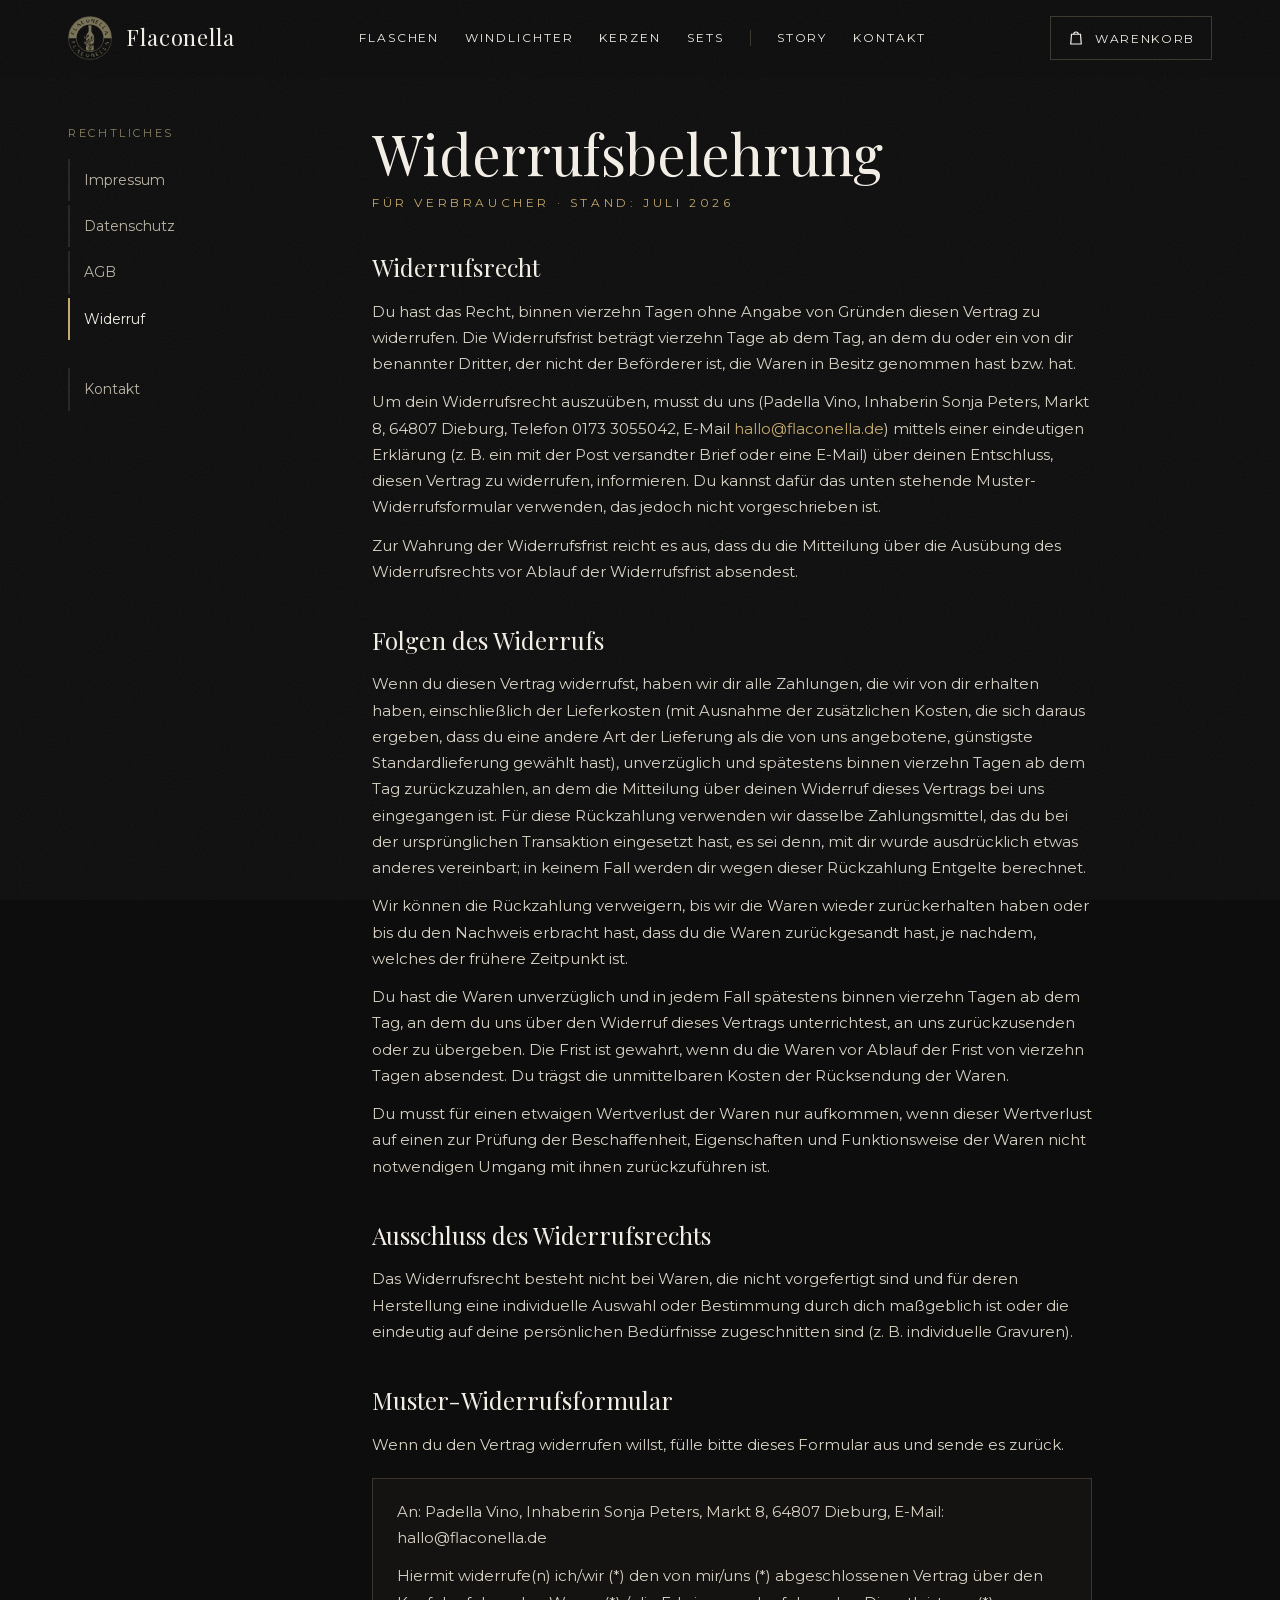
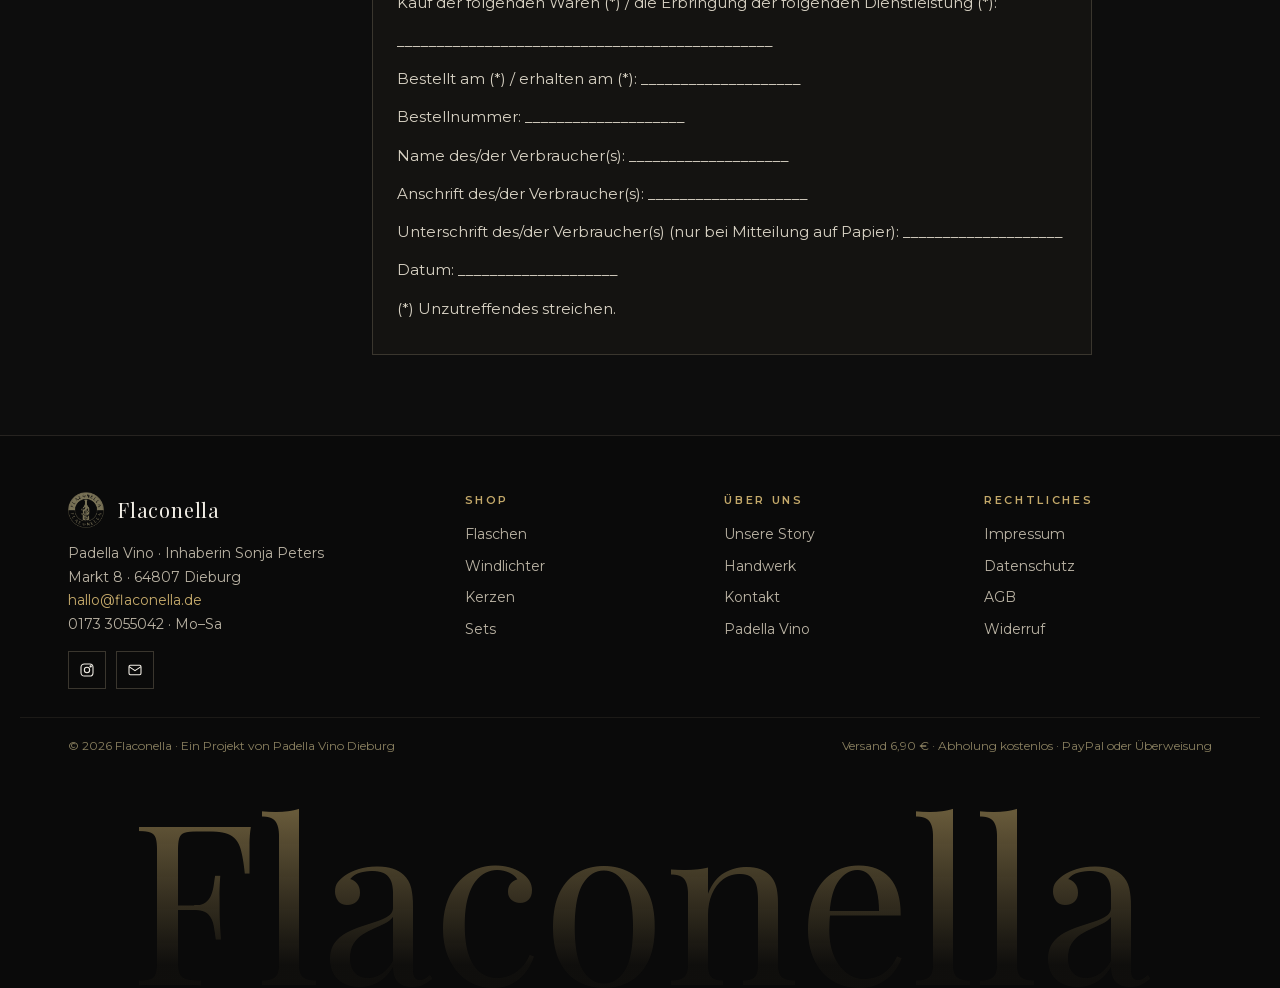
<file: widerruf/index.html>
<!DOCTYPE html>
<html lang="de">
<head>
<meta charset="UTF-8">
<meta name="viewport" content="width=device-width, initial-scale=1.0">
<title>Widerrufsbelehrung – Flaconella</title>
<meta name="description" content="Widerrufsbelehrung und Muster-Widerrufsformular für Bestellungen bei Flaconella.">
<meta name="theme-color" content="#0d0d0d">
<link rel="icon" type="image/png" href="/favicon.png">
<link rel="apple-touch-icon" href="/favicon.png">
<link rel="canonical" href="https://flaconella.de/widerruf/">
<meta property="og:type" content="website">
<meta property="og:site_name" content="Flaconella">
<meta property="og:title" content="Widerrufsbelehrung – Flaconella">
<meta property="og:description" content="Widerrufsbelehrung und Muster-Widerrufsformular für Bestellungen bei Flaconella.">
<meta property="og:url" content="https://flaconella.de/widerruf/">
<meta property="og:image" content="https://flaconella.de/images/og.jpg">
<meta property="og:locale" content="de_DE">
<meta name="twitter:card" content="summary_large_image">
<link rel="preload" href="/fonts/PlayfairDisplay-400-latin.woff2" as="font" type="font/woff2" crossorigin>
<link rel="preload" href="/fonts/Montserrat-400-latin.woff2" as="font" type="font/woff2" crossorigin>
<link rel="stylesheet" href="/fonts/fonts.css">
<link rel="stylesheet" href="/css/style.css?v=3472a368">
<script>
(function(d){
  if(window.matchMedia&&matchMedia('(prefers-reduced-motion: no-preference)').matches)d.classList.add('motion');
  function mark(path){
    document.querySelectorAll('a.cat-tile').forEach(function(a){
      var img=a.querySelector('img');if(!img)return;
      var r=img.getBoundingClientRect();
      img.style.viewTransitionName=(new URL(a.href).pathname===path&&r.bottom>0&&r.top<innerHeight)?'kat-hero':'';
    });
  }
  addEventListener('pageswap',function(e){if(!e.viewTransition||!e.activation||!e.activation.entry)return;try{mark(new URL(e.activation.entry.url).pathname)}catch(x){}});
  addEventListener('pagereveal',function(e){if(!e.viewTransition||!window.navigation||!navigation.activation||!navigation.activation.from)return;try{mark(new URL(navigation.activation.from.url).pathname)}catch(x){}});
})(document.documentElement);
</script>
<script type="speculationrules">{"prefetch":[{"where":{"and":[{"href_matches":"/*"},{"not":{"href_matches":"/*.php"}},{"not":{"selector_matches":".product-card"}}]},"eagerness":"moderate"}]}</script>
</head>
<body>
<header class="site-header">
  <div class="wrap header-inner">
    <button class="nav-burger" type="button" aria-label="Menü öffnen" aria-expanded="false" aria-controls="siteNav" onclick="toggleMobileMenu()"><span></span><span></span><span></span></button>
    <a href="/" class="brand" aria-label="Flaconella Startseite"><img src="/images/logo.png" alt="" width="44" height="44"><span>Flaconella</span></a>
    <nav class="site-nav" id="siteNav" aria-label="Hauptnavigation"><a href="/flaschen/" style="--i:0">Flaschen</a><a href="/windlichter/" style="--i:1">Windlichter</a><a href="/kerzen/" style="--i:2">Kerzen</a><a href="/sets/" style="--i:3">Sets</a><span class="nav-sep"></span><a href="/#story" style="--i:4">Story</a><a href="/#kontakt" style="--i:5">Kontakt</a><div class="nav-extra" style="--i:6"><b>Padella Vino</b>Markt 8 · 64807 Dieburg<br>hallo@flaconella.de · 0173 3055042</div></nav>
    <button class="cart-btn" type="button" onclick="openCart()" aria-label="Warenkorb öffnen">
      <svg width="18" height="18" viewBox="0 0 24 24" fill="none" stroke="currentColor" stroke-width="1.6" aria-hidden="true"><path d="M6 7h12l1 13H5L6 7z"/><path d="M9 7a3 3 0 0 1 6 0"/></svg>
      <span class="label">Warenkorb</span><span class="cart-badge">0</span>
    </button>
  </div>
  <span class="scroll-progress" aria-hidden="true"></span>
</header>
<main>

<section class="wrap legal-layout">
  <nav class="legal-nav" aria-label="Rechtliches" data-intro="fade"><span class="head">Rechtliches</span><a href="/impressum/">Impressum</a><a href="/datenschutz/">Datenschutz</a><a href="/agb/">AGB</a><a href="/widerruf/" class="on">Widerruf</a><a href="/#kontakt" class="gap">Kontakt</a></nav>
  <article class="legal" data-intro style="--i:1">
<h3>Widerrufsbelehrung</h3>
    <div class="legal-sub">Für Verbraucher · Stand: Juli 2026</div>

    <h4>Widerrufsrecht</h4>
    <p>Du hast das Recht, binnen vierzehn Tagen ohne Angabe von Gründen diesen Vertrag zu widerrufen. Die Widerrufsfrist beträgt vierzehn Tage ab dem Tag, an dem du oder ein von dir benannter Dritter, der nicht der Beförderer ist, die Waren in Besitz genommen hast bzw. hat.</p>
    <p>Um dein Widerrufsrecht auszuüben, musst du uns (Padella Vino, Inhaberin Sonja Peters, Markt 8, 64807 Dieburg, Telefon 0173 3055042, E-Mail <a href="mailto:hallo@flaconella.de">hallo@flaconella.de</a>) mittels einer eindeutigen Erklärung (z. B. ein mit der Post versandter Brief oder eine E-Mail) über deinen Entschluss, diesen Vertrag zu widerrufen, informieren. Du kannst dafür das unten stehende Muster-Widerrufsformular verwenden, das jedoch nicht vorgeschrieben ist.</p>
    <p>Zur Wahrung der Widerrufsfrist reicht es aus, dass du die Mitteilung über die Ausübung des Widerrufsrechts vor Ablauf der Widerrufsfrist absendest.</p>

    <h4>Folgen des Widerrufs</h4>
    <p>Wenn du diesen Vertrag widerrufst, haben wir dir alle Zahlungen, die wir von dir erhalten haben, einschließlich der Lieferkosten (mit Ausnahme der zusätzlichen Kosten, die sich daraus ergeben, dass du eine andere Art der Lieferung als die von uns angebotene, günstigste Standardlieferung gewählt hast), unverzüglich und spätestens binnen vierzehn Tagen ab dem Tag zurückzuzahlen, an dem die Mitteilung über deinen Widerruf dieses Vertrags bei uns eingegangen ist. Für diese Rückzahlung verwenden wir dasselbe Zahlungsmittel, das du bei der ursprünglichen Transaktion eingesetzt hast, es sei denn, mit dir wurde ausdrücklich etwas anderes vereinbart; in keinem Fall werden dir wegen dieser Rückzahlung Entgelte berechnet.</p>
    <p>Wir können die Rückzahlung verweigern, bis wir die Waren wieder zurückerhalten haben oder bis du den Nachweis erbracht hast, dass du die Waren zurückgesandt hast, je nachdem, welches der frühere Zeitpunkt ist.</p>
    <p>Du hast die Waren unverzüglich und in jedem Fall spätestens binnen vierzehn Tagen ab dem Tag, an dem du uns über den Widerruf dieses Vertrags unterrichtest, an uns zurückzusenden oder zu übergeben. Die Frist ist gewahrt, wenn du die Waren vor Ablauf der Frist von vierzehn Tagen absendest. Du trägst die unmittelbaren Kosten der Rücksendung der Waren.</p>
    <p>Du musst für einen etwaigen Wertverlust der Waren nur aufkommen, wenn dieser Wertverlust auf einen zur Prüfung der Beschaffenheit, Eigenschaften und Funktionsweise der Waren nicht notwendigen Umgang mit ihnen zurückzuführen ist.</p>

    <h4>Ausschluss des Widerrufsrechts</h4>
    <p>Das Widerrufsrecht besteht nicht bei Waren, die nicht vorgefertigt sind und für deren Herstellung eine individuelle Auswahl oder Bestimmung durch dich maßgeblich ist oder die eindeutig auf deine persönlichen Bedürfnisse zugeschnitten sind (z. B. individuelle Gravuren).</p>

    <h4>Muster-Widerrufsformular</h4>
    <p>Wenn du den Vertrag widerrufen willst, fülle bitte dieses Formular aus und sende es zurück.</p>
    <div class="legal-form">
      <p>An: Padella Vino, Inhaberin Sonja Peters, Markt 8, 64807 Dieburg, E-Mail: hallo@flaconella.de</p>
      <p>Hiermit widerrufe(n) ich/wir (*) den von mir/uns (*) abgeschlossenen Vertrag über den Kauf der folgenden Waren (*) / die Erbringung der folgenden Dienstleistung (*):</p>
      <p>_______________________________________________</p>
      <p>Bestellt am (*) / erhalten am (*): ____________________</p>
      <p>Bestellnummer: ____________________</p>
      <p>Name des/der Verbraucher(s): ____________________</p>
      <p>Anschrift des/der Verbraucher(s): ____________________</p>
      <p>Unterschrift des/der Verbraucher(s) (nur bei Mitteilung auf Papier): ____________________</p>
      <p>Datum: ____________________</p>
      <p>(*) Unzutreffendes streichen.</p>
    </div>

  </article>
</section>
</main>
<footer class="site-footer">
  <div class="wrap footer-grid">
    <div class="footer-brand">
      <a href="/" class="brand"><img src="/images/logo.png" alt="" width="36" height="36"><span>Flaconella</span></a>
      <p>Padella Vino · Inhaberin Sonja Peters<br>Markt 8 · 64807 Dieburg<br><a href="mailto:hallo@flaconella.de">hallo@flaconella.de</a><br><a href="tel:+491733055042" style="color:inherit">0173 3055042</a> · Mo–Sa</p>
      <div class="social">
        <a href="https://instagram.com/flaconella.de" target="_blank" rel="noopener" aria-label="Instagram"><svg width="16" height="16" viewBox="0 0 24 24" fill="none" stroke="currentColor" stroke-width="1.6" aria-hidden="true"><rect x="3" y="3" width="18" height="18" rx="5"/><circle cx="12" cy="12" r="4"/><circle cx="17.5" cy="6.5" r="1" fill="currentColor"/></svg></a>
        <a href="mailto:hallo@flaconella.de" aria-label="E-Mail"><svg width="16" height="16" viewBox="0 0 24 24" fill="none" stroke="currentColor" stroke-width="1.6" aria-hidden="true"><rect x="3" y="5" width="18" height="14" rx="2"/><path d="M3 7l9 6 9-6"/></svg></a>
      </div>
    </div>
    <div class="footer-col"><h4>Shop</h4><ul><li><a href="/flaschen/">Flaschen</a></li><li><a href="/windlichter/">Windlichter</a></li><li><a href="/kerzen/">Kerzen</a></li><li><a href="/sets/">Sets</a></li></ul></div>
    <div class="footer-col"><h4>Über uns</h4><ul><li><a href="/#story">Unsere Story</a></li><li><a href="/#prozess">Handwerk</a></li><li><a href="/#kontakt">Kontakt</a></li><li><a href="https://padella-vino.de" target="_blank" rel="noopener">Padella Vino</a></li></ul></div>
    <div class="footer-col"><h4>Rechtliches</h4><ul><li><a href="/impressum/">Impressum</a></li><li><a href="/datenschutz/">Datenschutz</a></li><li><a href="/agb/">AGB</a></li><li><a href="/widerruf/">Widerruf</a></li></ul></div>
  </div>
  <div class="wrap footer-bottom"><span>© 2026 Flaconella · Ein Projekt von <a href="https://padella-vino.de" target="_blank" rel="noopener" style="color:inherit">Padella Vino Dieburg</a></span><span>Versand 6,90 € · Abholung kostenlos · PayPal oder Überweisung</span></div>
  <div class="footer-word" aria-hidden="true"><span style="--i:0">F</span><span style="--i:1">l</span><span style="--i:2">a</span><span style="--i:3">c</span><span style="--i:4">o</span><span style="--i:5">n</span><span style="--i:6">e</span><span style="--i:7">l</span><span style="--i:8">l</span><span style="--i:9">a</span></div>
</footer>
<button class="to-top" type="button" aria-label="Nach oben"><svg class="ring" viewBox="0 0 52 52" aria-hidden="true"><circle class="t" cx="26" cy="26" r="25"/><circle class="p" cx="26" cy="26" r="25" pathLength="1"/></svg><svg width="16" height="16" viewBox="0 0 24 24" fill="none" stroke="currentColor" stroke-width="1.6" aria-hidden="true"><path d="M12 19V5M5 12l7-7 7 7"/></svg></button>

<div class="cart-overlay" id="cartOverlay" onclick="closeCart()"></div>
<aside class="cart-sidebar" id="cartSidebar" role="dialog" aria-modal="true" aria-label="Warenkorb">
  <div class="cart-header"><h3>Warenkorb</h3><button class="cart-close" type="button" onclick="closeCart()" aria-label="Warenkorb schließen">✕</button></div>
  <div class="cart-items" id="cartItems"></div>
  <div class="cart-footer">
    <div class="cart-subtotal"><span>Zwischensumme</span><strong id="cartTotal">0,00 €</strong></div>
    <p class="cart-note" id="cartNote"></p>
    <button class="btn cart-checkout-btn" id="checkoutBtn" type="button" onclick="openCheckout()" disabled>Zur Kasse</button>
    <div class="express" id="expressCart" hidden>
      <div class="express-head"><span>Express-Checkout</span><span class="express-test" hidden>Testmodus</span></div>
      <div class="paypal-slot" id="paypalCart"></div>
      <p class="express-hint">Lieferadresse und Zahlung direkt aus deinem PayPal-Konto. Versand wird mit berechnet; Abholung wählst du über „Zur Kasse“.</p>
    </div>
  </div>
</aside>

<div class="modal-overlay" id="productModal" role="dialog" aria-modal="true" aria-labelledby="modalTitle">
  <div class="modal" id="modalContent">
    <button class="modal-close" type="button" aria-label="Schließen" onclick="closeModal()">✕</button>
    <div class="modal-grid"><div class="modal-img" id="modalImg"></div><div class="modal-info" id="modalInfo"></div></div>
  </div>
</div>

<div class="modal-overlay" id="checkoutModal" role="dialog" aria-modal="true" aria-label="Bestellung abschließen">
  <div class="checkout-modal">
    <button class="modal-close" type="button" aria-label="Schließen" onclick="closeCheckout()">✕</button>
    <div class="checkout-grid">
      <form class="checkout-form" onsubmit="submitOrder(event)">
        <div class="checkout-header"><p class="eyebrow">Kasse</p><h3>Bestellung abschließen</h3><p>Wir melden uns innerhalb von 24 Stunden.</p></div>
        <div class="checkout-express" id="expressCheckout" hidden>
          <div class="express-head"><span>Express-Checkout <span class="express-test" hidden>· Testmodus</span></span><span>Adresse &amp; Zahlung aus deinem Konto</span></div>
          <div class="paypal-slot" id="paypalCheckout"></div>
        </div>
        <div class="checkout-or" id="checkoutOr" hidden>oder per Überweisung</div>
        <div class="opt-group"><div class="checkout-section-title">Lieferung</div><div class="tiles" id="shipOptions"></div></div>
        <div class="checkout-fields">
          <div class="checkout-section-title">Deine Daten</div>
          <div class="form-row">
            <div class="field"><label for="co-fname">Vorname *</label><input type="text" id="co-fname" name="vorname" autocomplete="given-name" required placeholder="Maria"></div>
            <div class="field"><label for="co-lname">Nachname *</label><input type="text" id="co-lname" name="nachname" autocomplete="family-name" required placeholder="Müller"></div>
          </div>
          <div class="form-row">
            <div class="field"><label for="co-email">E-Mail *</label><input type="email" id="co-email" name="email" autocomplete="email" required placeholder="maria@example.de"></div>
            <div class="field"><label for="co-phone">Telefon</label><input type="tel" id="co-phone" name="telefon" autocomplete="tel" placeholder="+49 6071 …"></div>
          </div>
          <div id="addressFields" class="checkout-fields">
            <div class="field"><label for="co-street" id="co-street-label">Straße &amp; Hausnummer *</label><input type="text" id="co-street" name="strasse" autocomplete="street-address" required placeholder="Musterstraße 12"></div>
            <div class="form-row zip">
              <div class="field"><label for="co-zip" id="co-zip-label">PLZ *</label><input type="text" id="co-zip" name="plz" autocomplete="postal-code" required placeholder="64807" pattern="[0-9]{5}" title="Fünfstellige Postleitzahl" inputmode="numeric"></div>
              <div class="field"><label for="co-city" id="co-city-label">Ort *</label><input type="text" id="co-city" name="ort" autocomplete="address-level2" required placeholder="Dieburg"></div>
            </div>
            <p class="note">Lieferung nur innerhalb Deutschlands.</p>
          </div>
        </div>
        <div class="checkout-payment-info"><h4>Zahlung &amp; Versand</h4><p>Nach dem Bestellen erhältst du von uns eine Bestätigung mit den Zahlungsdaten per E-Mail (Überweisung). Versand innerhalb von 3–5 Werktagen nach Zahlungseingang.</p></div>
        <label class="checkout-consent"><input type="checkbox" id="co-consent" required><span>Ich habe die <a href="/agb/" target="_blank">AGB</a> und die <a href="/widerruf/" target="_blank">Widerrufsbelehrung</a> gelesen und akzeptiere sie. Die <a href="/datenschutz/" target="_blank">Datenschutzerklärung</a> habe ich zur Kenntnis genommen.</span></label>
        <button type="submit" class="btn checkout-submit">Zahlungspflichtig bestellen</button>
        <p class="checkout-note">Du erhältst eine Bestätigung per E-Mail. Es gelten die gesetzlichen Gewährleistungsrechte.</p>
      </form>
      <aside class="checkout-aside">
        <div class="checkout-section-title">Deine Bestellung</div>
        <div id="checkoutSummary"></div>
        <div class="checkout-final" id="checkoutFinal"></div>
        <p class="fine">Die Bestellnummer bekommst du mit der Bestätigung per E-Mail.</p>
        <a href="#" class="link" onclick="closeCheckout();setTimeout(openCart,300);return false;">← Warenkorb bearbeiten</a>
      </aside>
    </div>
  </div>
</div>

<div class="modal-overlay" id="successModal" role="dialog" aria-modal="true" aria-label="Bestellung">
  <div class="success-modal">
    <button class="modal-close" type="button" aria-label="Schließen" onclick="closeSuccess()">✕</button>
    <div class="success-icon" data-state="ok">
      <svg class="ok" width="64" height="64" viewBox="0 0 64 64" fill="none" stroke="currentColor" stroke-width="1.6" stroke-linecap="round" stroke-linejoin="round" aria-hidden="true"><circle cx="32" cy="32" r="30" pathLength="1"/><path d="M20 33l8 8 16-17" pathLength="1"/></svg>
      <svg class="mail" width="64" height="64" viewBox="0 0 64 64" fill="none" stroke="currentColor" stroke-width="1.6" stroke-linecap="round" stroke-linejoin="round" aria-hidden="true"><circle cx="32" cy="32" r="30" pathLength="1"/><path d="M18 24h28v18H18zM18 25l14 10 14-10" pathLength="1"/></svg>
    </div>
    <h3 id="successTitle">Bestellung eingegangen!</h3>
    <p id="successText"></p>
    <div id="successPayment" style="width:100%"></div>
    <button class="btn" type="button" onclick="closeSuccess()">Weiter einkaufen</button>
  </div>
</div>

<div class="toast" id="toast" role="status" aria-live="polite"><span id="toastMsg"></span></div>
<script src="/js/products.js?v=87ab1d9d"></script>
<script src="/js/bilder.js?v=b66ea14e"></script>
<script src="/js/motion.js?v=fdea31c4"></script>
<script src="/js/shop.js?v=444ffa16"></script>
</body>
</html>
</file>
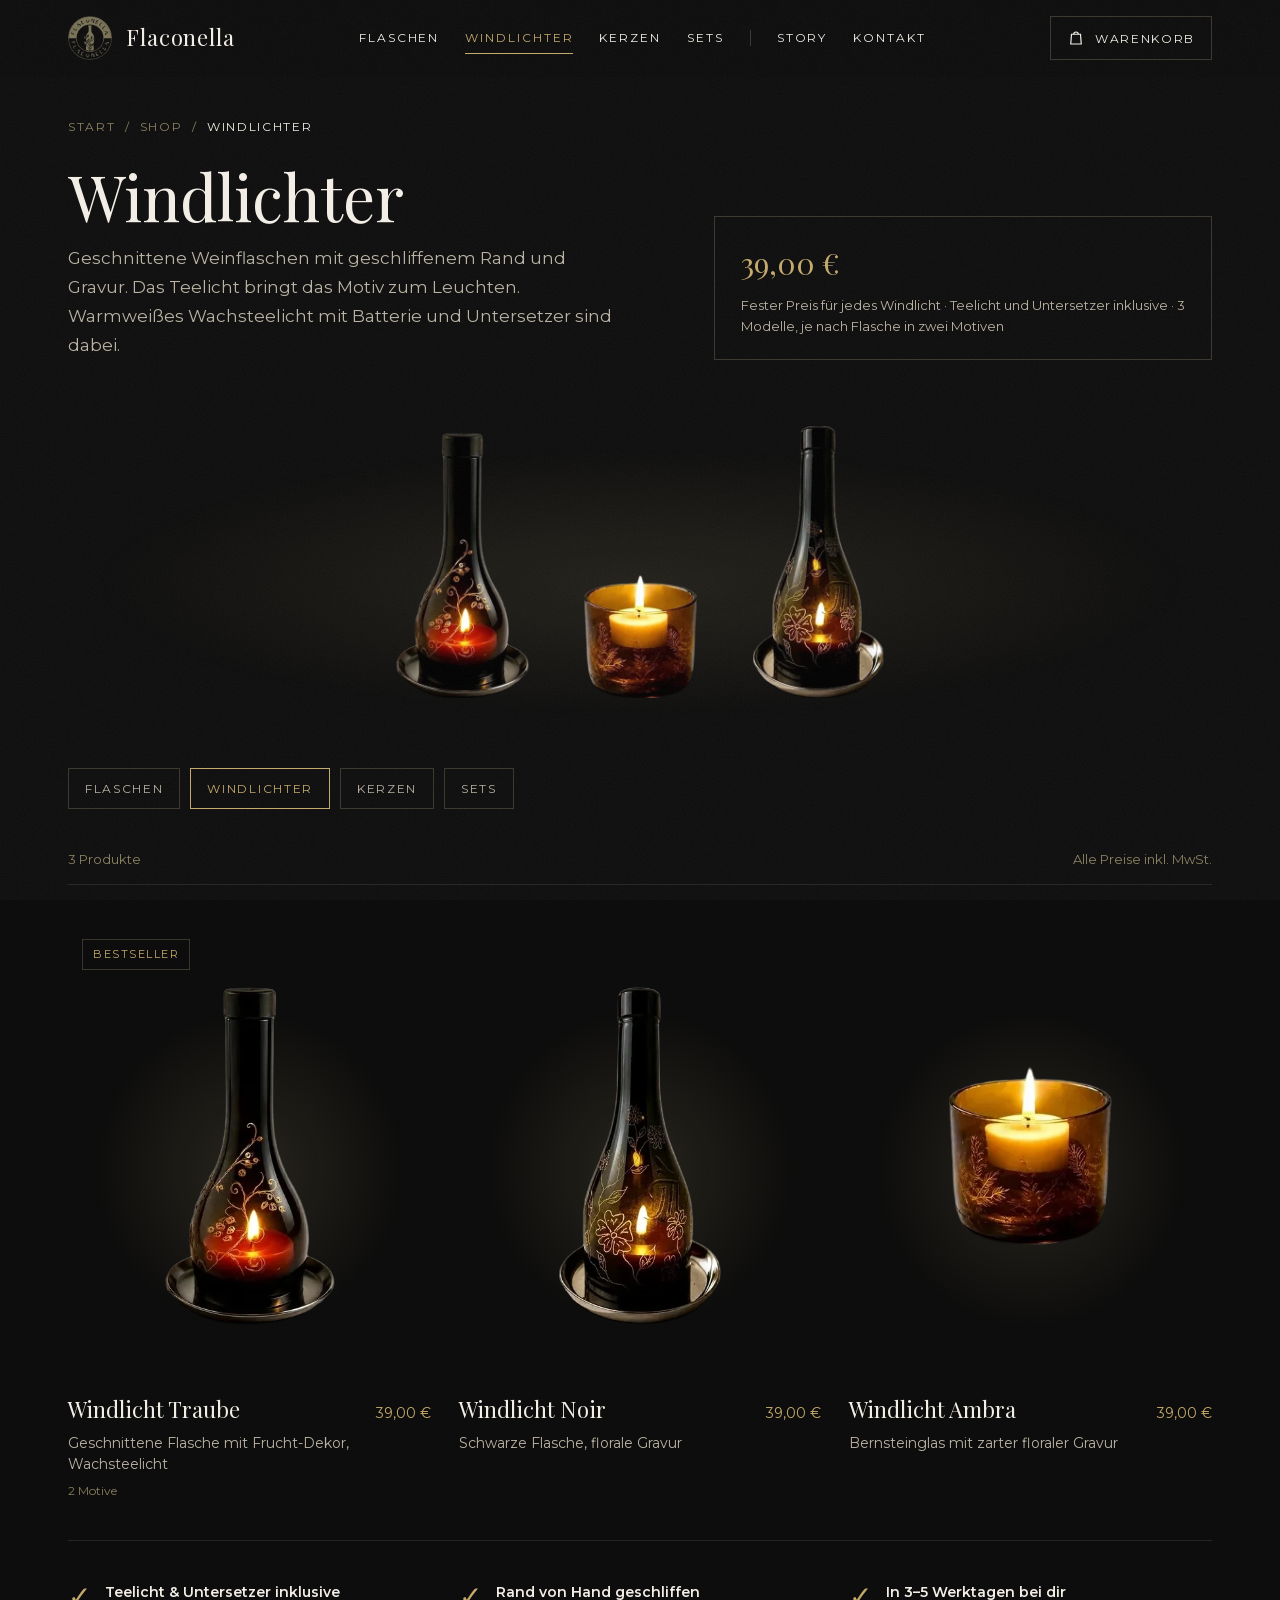
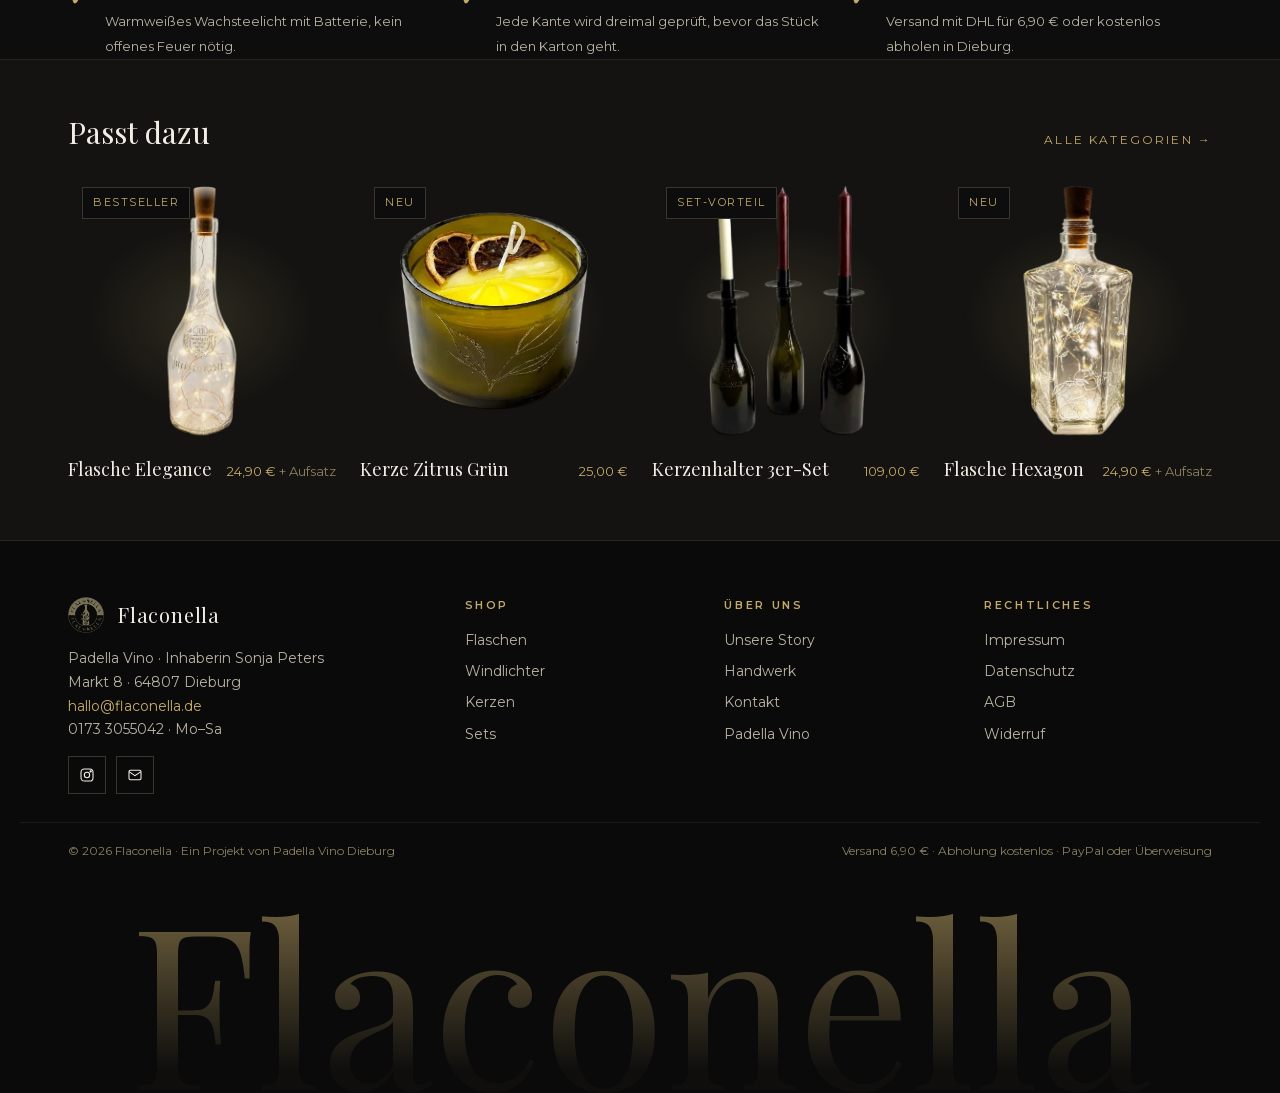
<file: windlichter/index.html>
<!DOCTYPE html>
<html lang="de">
<head>
<meta charset="UTF-8">
<meta name="viewport" content="width=device-width, initial-scale=1.0">
<title>Windlichter aus Weinflaschen mit Gravur – Flaconella</title>
<meta name="description" content="Windlichter aus geschnittenen Weinflaschen, von Hand geschliffen und graviert. 39 € inklusive Teelicht und Untersetzer. Aus dem Padella Vino Dieburg.">
<meta name="theme-color" content="#0d0d0d">
<link rel="icon" type="image/png" href="/favicon.png">
<link rel="apple-touch-icon" href="/favicon.png">
<link rel="canonical" href="https://flaconella.de/windlichter/">
<meta property="og:type" content="website">
<meta property="og:site_name" content="Flaconella">
<meta property="og:title" content="Windlichter aus Weinflaschen mit Gravur – Flaconella">
<meta property="og:description" content="Windlichter aus geschnittenen Weinflaschen, von Hand geschliffen und graviert. 39 € inklusive Teelicht und Untersetzer. Aus dem Padella Vino Dieburg.">
<meta property="og:url" content="https://flaconella.de/windlichter/">
<meta property="og:image" content="https://flaconella.de/images/kategorie-windlicht.jpg">
<meta property="og:locale" content="de_DE">
<meta name="twitter:card" content="summary_large_image">
<link rel="preload" href="/fonts/PlayfairDisplay-400-latin.woff2" as="font" type="font/woff2" crossorigin>
<link rel="preload" href="/fonts/Montserrat-400-latin.woff2" as="font" type="font/woff2" crossorigin>
<link rel="stylesheet" href="/fonts/fonts.css">
<link rel="stylesheet" href="/css/style.css?v=3472a368">
<script>
(function(d){
  if(window.matchMedia&&matchMedia('(prefers-reduced-motion: no-preference)').matches)d.classList.add('motion');
  function mark(path){
    document.querySelectorAll('a.cat-tile').forEach(function(a){
      var img=a.querySelector('img');if(!img)return;
      var r=img.getBoundingClientRect();
      img.style.viewTransitionName=(new URL(a.href).pathname===path&&r.bottom>0&&r.top<innerHeight)?'kat-hero':'';
    });
  }
  addEventListener('pageswap',function(e){if(!e.viewTransition||!e.activation||!e.activation.entry)return;try{mark(new URL(e.activation.entry.url).pathname)}catch(x){}});
  addEventListener('pagereveal',function(e){if(!e.viewTransition||!window.navigation||!navigation.activation||!navigation.activation.from)return;try{mark(new URL(navigation.activation.from.url).pathname)}catch(x){}});
})(document.documentElement);
</script>
<script type="speculationrules">{"prefetch":[{"where":{"and":[{"href_matches":"/*"},{"not":{"href_matches":"/*.php"}},{"not":{"selector_matches":".product-card"}}]},"eagerness":"moderate"}]}</script>
</head>
<body>
<header class="site-header">
  <div class="wrap header-inner">
    <button class="nav-burger" type="button" aria-label="Menü öffnen" aria-expanded="false" aria-controls="siteNav" onclick="toggleMobileMenu()"><span></span><span></span><span></span></button>
    <a href="/" class="brand" aria-label="Flaconella Startseite"><img src="/images/logo.png" alt="" width="44" height="44"><span>Flaconella</span></a>
    <nav class="site-nav" id="siteNav" aria-label="Hauptnavigation"><a href="/flaschen/" style="--i:0">Flaschen</a><a href="/windlichter/" style="--i:1" class="on">Windlichter</a><a href="/kerzen/" style="--i:2">Kerzen</a><a href="/sets/" style="--i:3">Sets</a><span class="nav-sep"></span><a href="/#story" style="--i:4">Story</a><a href="/#kontakt" style="--i:5">Kontakt</a><div class="nav-extra" style="--i:6"><b>Padella Vino</b>Markt 8 · 64807 Dieburg<br>hallo@flaconella.de · 0173 3055042</div></nav>
    <button class="cart-btn" type="button" onclick="openCart()" aria-label="Warenkorb öffnen">
      <svg width="18" height="18" viewBox="0 0 24 24" fill="none" stroke="currentColor" stroke-width="1.6" aria-hidden="true"><path d="M6 7h12l1 13H5L6 7z"/><path d="M9 7a3 3 0 0 1 6 0"/></svg>
      <span class="label">Warenkorb</span><span class="cart-badge">0</span>
    </button>
  </div>
  <span class="scroll-progress" aria-hidden="true"></span>
</header>
<main>

<section class="wrap" style="padding-top:40px">
  <p class="crumbs" data-intro="fade"><a href="/">Start</a> &nbsp;/&nbsp; <a href="/#shop">Shop</a> &nbsp;/&nbsp; <span>Windlichter</span></p>
  <div class="cat-head">
    <div><h1 data-split="intro"><span class="w"><span style="--i:0">Windlichter</span></span></h1><p class="intro" data-intro style="--i:2">Geschnittene Weinflaschen mit geschliffenem Rand und Gravur. Das Teelicht bringt das Motiv zum Leuchten. Warmweißes Wachsteelicht mit Batterie und Untersetzer sind dabei.</p></div>
    <div class="price-box" data-glow data-intro style="--i:3"><span class="big">39,00 €</span><span class="sub">Fester Preis für jedes Windlicht · Teelicht und Untersetzer inklusive · 3 Modelle, je nach Flasche in zwei Motiven</span></div>
  </div>
  <figure class="cat-banner" data-intro="fade" style="--i:2"><img src="/images/kategorie-windlicht.webp" alt="Windlichter von Flaconella" width="1200" height="720"></figure>
  <div class="chips-row" data-intro="fade" style="--i:4"><a href="/flaschen/" class="chip-link">Flaschen</a><a href="/windlichter/" class="chip-link on">Windlichter</a><a href="/kerzen/" class="chip-link">Kerzen</a><a href="/sets/" class="chip-link">Sets</a></div>
  <div class="grid-meta"><span>3 Produkte</span><span>Alle Preise inkl. MwSt.</span></div>
  <div class="product-grid">
      <a href="/windlichter/#windlicht-traube" class="product-card" data-pid="w1" data-reveal style="--i:0" onclick="openProduct('w1', this);return false;">
        <span class="product-img" data-cursor="Ansehen"><span class="product-badge">Bestseller</span><img src="/images/braune_flasche_windlicht_blumen_01.webp" alt="Windlicht Traube" loading="lazy" width="480" height="600"><img class="alt" src="/images/schwarze_flasche_windlicht_beeren_01.webp" alt="" loading="lazy" width="480" height="600"></span>
        <span class="product-info">
          <span class="product-head"><span class="product-name">Windlicht Traube</span><span class="product-price">39,00 €</span></span>
          <span class="product-tagline">Geschnittene Flasche mit Frucht-Dekor, Wachsteelicht</span><span class="product-variants">2 Motive</span>
        </span>
      </a>
      <a href="/windlichter/#windlicht-noir" class="product-card" data-pid="w2" data-reveal style="--i:1" onclick="openProduct('w2', this);return false;">
        <span class="product-img" data-cursor="Ansehen"><img src="/images/schwarze_flasche_windlicht_blumen_01.webp" alt="Windlicht Noir" loading="lazy" width="480" height="600"><img class="alt" src="/images/schwarze_flasche_windlicht_blumen_02.webp" alt="" loading="lazy" width="480" height="600"></span>
        <span class="product-info">
          <span class="product-head"><span class="product-name">Windlicht Noir</span><span class="product-price">39,00 €</span></span>
          <span class="product-tagline">Schwarze Flasche, florale Gravur</span>
        </span>
      </a>
      <a href="/windlichter/#windlicht-ambra" class="product-card" data-pid="w4" data-reveal style="--i:2" onclick="openProduct('w4', this);return false;">
        <span class="product-img" data-cursor="Ansehen"><img src="/images/braunes_glas_windlicht_gravur_01.webp" alt="Windlicht Ambra" loading="lazy" width="480" height="600"><img class="alt" src="/images/braunes_glas_windlicht_gravur_02.webp" alt="" loading="lazy" width="480" height="600"></span>
        <span class="product-info">
          <span class="product-head"><span class="product-name">Windlicht Ambra</span><span class="product-price">39,00 €</span></span>
          <span class="product-tagline">Bernsteinglas mit zarter floraler Gravur</span>
        </span>
      </a></div>
  <div class="promises"><div class="promise" data-reveal style="--i:0"><span class="tick">✓</span><div><strong>Teelicht & Untersetzer inklusive</strong><span>Warmweißes Wachsteelicht mit Batterie, kein offenes Feuer nötig.</span></div></div><div class="promise" data-reveal style="--i:1"><span class="tick">✓</span><div><strong>Rand von Hand geschliffen</strong><span>Jede Kante wird dreimal geprüft, bevor das Stück in den Karton geht.</span></div></div><div class="promise" data-reveal style="--i:2"><span class="tick">✓</span><div><strong>In 3–5 Werktagen bei dir</strong><span>Versand mit DHL für 6,90 € oder kostenlos abholen in Dieburg.</span></div></div></div>
</section>
<section class="related">
  <div class="wrap inner">
    <div class="head"><h2 data-split="scroll"><span class="w"><span style="--i:0">Passt</span></span> <span class="w"><span style="--i:1">dazu</span></span></h2><a href="/#shop" class="link" data-reveal="fade">Alle Kategorien →</a></div>
    <div class="related-grid">
      <a href="/flaschen/#flasche-elegance" class="product-card" data-pid="l1" data-reveal style="--i:0" onclick="openProduct('l1', this);return false;">
        <span class="product-img" data-cursor="Ansehen"><span class="product-badge">Bestseller</span><img src="/images/lampe-bulgarini-classic.webp" alt="Flasche Elegance" loading="lazy" width="480" height="600"></span>
        <span class="product-info">
          <span class="product-head"><span class="product-name">Flasche Elegance</span><span class="product-price">24,90 € <span style="color:var(--dim)">+ Aufsatz</span></span></span>
          
        </span>
      </a>
      <a href="/kerzen/#kerze-zitrus-gruen" class="product-card" data-pid="c1" data-reveal style="--i:1" onclick="openProduct('c1', this);return false;">
        <span class="product-img" data-cursor="Ansehen"><span class="product-badge">Neu</span><img src="/images/kerze-zitrus-gruen.webp" alt="Kerze Zitrus Grün" loading="lazy" width="480" height="600"></span>
        <span class="product-info">
          <span class="product-head"><span class="product-name">Kerze Zitrus Grün</span><span class="product-price">25,00 €</span></span>
          
        </span>
      </a>
      <a href="/sets/#kerzenhalter-3er-set" class="product-card" data-pid="set-k3" data-reveal style="--i:2" onclick="openProduct('set-k3', this);return false;">
        <span class="product-img" data-cursor="Ansehen"><span class="product-badge">Set-Vorteil</span><img src="/images/kerzenhalter_set_3er_02.webp" alt="Kerzenhalter 3er-Set" loading="lazy" width="480" height="600"></span>
        <span class="product-info">
          <span class="product-head"><span class="product-name">Kerzenhalter 3er-Set</span><span class="product-price">109,00 €</span></span>
          
        </span>
      </a>
      <a href="/flaschen/#flasche-hexagon" class="product-card" data-pid="l3" data-reveal style="--i:3" onclick="openProduct('l3', this);return false;">
        <span class="product-img" data-cursor="Ansehen"><span class="product-badge">Neu</span><img src="/images/lampe-hexagonal.webp" alt="Flasche Hexagon" loading="lazy" width="480" height="600"></span>
        <span class="product-info">
          <span class="product-head"><span class="product-name">Flasche Hexagon</span><span class="product-price">24,90 € <span style="color:var(--dim)">+ Aufsatz</span></span></span>
          
        </span>
      </a></div>
  </div>
</section>
</main>
<footer class="site-footer">
  <div class="wrap footer-grid">
    <div class="footer-brand">
      <a href="/" class="brand"><img src="/images/logo.png" alt="" width="36" height="36"><span>Flaconella</span></a>
      <p>Padella Vino · Inhaberin Sonja Peters<br>Markt 8 · 64807 Dieburg<br><a href="mailto:hallo@flaconella.de">hallo@flaconella.de</a><br><a href="tel:+491733055042" style="color:inherit">0173 3055042</a> · Mo–Sa</p>
      <div class="social">
        <a href="https://instagram.com/flaconella.de" target="_blank" rel="noopener" aria-label="Instagram"><svg width="16" height="16" viewBox="0 0 24 24" fill="none" stroke="currentColor" stroke-width="1.6" aria-hidden="true"><rect x="3" y="3" width="18" height="18" rx="5"/><circle cx="12" cy="12" r="4"/><circle cx="17.5" cy="6.5" r="1" fill="currentColor"/></svg></a>
        <a href="mailto:hallo@flaconella.de" aria-label="E-Mail"><svg width="16" height="16" viewBox="0 0 24 24" fill="none" stroke="currentColor" stroke-width="1.6" aria-hidden="true"><rect x="3" y="5" width="18" height="14" rx="2"/><path d="M3 7l9 6 9-6"/></svg></a>
      </div>
    </div>
    <div class="footer-col"><h4>Shop</h4><ul><li><a href="/flaschen/">Flaschen</a></li><li><a href="/windlichter/">Windlichter</a></li><li><a href="/kerzen/">Kerzen</a></li><li><a href="/sets/">Sets</a></li></ul></div>
    <div class="footer-col"><h4>Über uns</h4><ul><li><a href="/#story">Unsere Story</a></li><li><a href="/#prozess">Handwerk</a></li><li><a href="/#kontakt">Kontakt</a></li><li><a href="https://padella-vino.de" target="_blank" rel="noopener">Padella Vino</a></li></ul></div>
    <div class="footer-col"><h4>Rechtliches</h4><ul><li><a href="/impressum/">Impressum</a></li><li><a href="/datenschutz/">Datenschutz</a></li><li><a href="/agb/">AGB</a></li><li><a href="/widerruf/">Widerruf</a></li></ul></div>
  </div>
  <div class="wrap footer-bottom"><span>© 2026 Flaconella · Ein Projekt von <a href="https://padella-vino.de" target="_blank" rel="noopener" style="color:inherit">Padella Vino Dieburg</a></span><span>Versand 6,90 € · Abholung kostenlos · PayPal oder Überweisung</span></div>
  <div class="footer-word" aria-hidden="true"><span style="--i:0">F</span><span style="--i:1">l</span><span style="--i:2">a</span><span style="--i:3">c</span><span style="--i:4">o</span><span style="--i:5">n</span><span style="--i:6">e</span><span style="--i:7">l</span><span style="--i:8">l</span><span style="--i:9">a</span></div>
</footer>
<button class="to-top" type="button" aria-label="Nach oben"><svg class="ring" viewBox="0 0 52 52" aria-hidden="true"><circle class="t" cx="26" cy="26" r="25"/><circle class="p" cx="26" cy="26" r="25" pathLength="1"/></svg><svg width="16" height="16" viewBox="0 0 24 24" fill="none" stroke="currentColor" stroke-width="1.6" aria-hidden="true"><path d="M12 19V5M5 12l7-7 7 7"/></svg></button>

<div class="cart-overlay" id="cartOverlay" onclick="closeCart()"></div>
<aside class="cart-sidebar" id="cartSidebar" role="dialog" aria-modal="true" aria-label="Warenkorb">
  <div class="cart-header"><h3>Warenkorb</h3><button class="cart-close" type="button" onclick="closeCart()" aria-label="Warenkorb schließen">✕</button></div>
  <div class="cart-items" id="cartItems"></div>
  <div class="cart-footer">
    <div class="cart-subtotal"><span>Zwischensumme</span><strong id="cartTotal">0,00 €</strong></div>
    <p class="cart-note" id="cartNote"></p>
    <button class="btn cart-checkout-btn" id="checkoutBtn" type="button" onclick="openCheckout()" disabled>Zur Kasse</button>
    <div class="express" id="expressCart" hidden>
      <div class="express-head"><span>Express-Checkout</span><span class="express-test" hidden>Testmodus</span></div>
      <div class="paypal-slot" id="paypalCart"></div>
      <p class="express-hint">Lieferadresse und Zahlung direkt aus deinem PayPal-Konto. Versand wird mit berechnet; Abholung wählst du über „Zur Kasse“.</p>
    </div>
  </div>
</aside>

<div class="modal-overlay" id="productModal" role="dialog" aria-modal="true" aria-labelledby="modalTitle">
  <div class="modal" id="modalContent">
    <button class="modal-close" type="button" aria-label="Schließen" onclick="closeModal()">✕</button>
    <div class="modal-grid"><div class="modal-img" id="modalImg"></div><div class="modal-info" id="modalInfo"></div></div>
  </div>
</div>

<div class="modal-overlay" id="checkoutModal" role="dialog" aria-modal="true" aria-label="Bestellung abschließen">
  <div class="checkout-modal">
    <button class="modal-close" type="button" aria-label="Schließen" onclick="closeCheckout()">✕</button>
    <div class="checkout-grid">
      <form class="checkout-form" onsubmit="submitOrder(event)">
        <div class="checkout-header"><p class="eyebrow">Kasse</p><h3>Bestellung abschließen</h3><p>Wir melden uns innerhalb von 24 Stunden.</p></div>
        <div class="checkout-express" id="expressCheckout" hidden>
          <div class="express-head"><span>Express-Checkout <span class="express-test" hidden>· Testmodus</span></span><span>Adresse &amp; Zahlung aus deinem Konto</span></div>
          <div class="paypal-slot" id="paypalCheckout"></div>
        </div>
        <div class="checkout-or" id="checkoutOr" hidden>oder per Überweisung</div>
        <div class="opt-group"><div class="checkout-section-title">Lieferung</div><div class="tiles" id="shipOptions"></div></div>
        <div class="checkout-fields">
          <div class="checkout-section-title">Deine Daten</div>
          <div class="form-row">
            <div class="field"><label for="co-fname">Vorname *</label><input type="text" id="co-fname" name="vorname" autocomplete="given-name" required placeholder="Maria"></div>
            <div class="field"><label for="co-lname">Nachname *</label><input type="text" id="co-lname" name="nachname" autocomplete="family-name" required placeholder="Müller"></div>
          </div>
          <div class="form-row">
            <div class="field"><label for="co-email">E-Mail *</label><input type="email" id="co-email" name="email" autocomplete="email" required placeholder="maria@example.de"></div>
            <div class="field"><label for="co-phone">Telefon</label><input type="tel" id="co-phone" name="telefon" autocomplete="tel" placeholder="+49 6071 …"></div>
          </div>
          <div id="addressFields" class="checkout-fields">
            <div class="field"><label for="co-street" id="co-street-label">Straße &amp; Hausnummer *</label><input type="text" id="co-street" name="strasse" autocomplete="street-address" required placeholder="Musterstraße 12"></div>
            <div class="form-row zip">
              <div class="field"><label for="co-zip" id="co-zip-label">PLZ *</label><input type="text" id="co-zip" name="plz" autocomplete="postal-code" required placeholder="64807" pattern="[0-9]{5}" title="Fünfstellige Postleitzahl" inputmode="numeric"></div>
              <div class="field"><label for="co-city" id="co-city-label">Ort *</label><input type="text" id="co-city" name="ort" autocomplete="address-level2" required placeholder="Dieburg"></div>
            </div>
            <p class="note">Lieferung nur innerhalb Deutschlands.</p>
          </div>
        </div>
        <div class="checkout-payment-info"><h4>Zahlung &amp; Versand</h4><p>Nach dem Bestellen erhältst du von uns eine Bestätigung mit den Zahlungsdaten per E-Mail (Überweisung). Versand innerhalb von 3–5 Werktagen nach Zahlungseingang.</p></div>
        <label class="checkout-consent"><input type="checkbox" id="co-consent" required><span>Ich habe die <a href="/agb/" target="_blank">AGB</a> und die <a href="/widerruf/" target="_blank">Widerrufsbelehrung</a> gelesen und akzeptiere sie. Die <a href="/datenschutz/" target="_blank">Datenschutzerklärung</a> habe ich zur Kenntnis genommen.</span></label>
        <button type="submit" class="btn checkout-submit">Zahlungspflichtig bestellen</button>
        <p class="checkout-note">Du erhältst eine Bestätigung per E-Mail. Es gelten die gesetzlichen Gewährleistungsrechte.</p>
      </form>
      <aside class="checkout-aside">
        <div class="checkout-section-title">Deine Bestellung</div>
        <div id="checkoutSummary"></div>
        <div class="checkout-final" id="checkoutFinal"></div>
        <p class="fine">Die Bestellnummer bekommst du mit der Bestätigung per E-Mail.</p>
        <a href="#" class="link" onclick="closeCheckout();setTimeout(openCart,300);return false;">← Warenkorb bearbeiten</a>
      </aside>
    </div>
  </div>
</div>

<div class="modal-overlay" id="successModal" role="dialog" aria-modal="true" aria-label="Bestellung">
  <div class="success-modal">
    <button class="modal-close" type="button" aria-label="Schließen" onclick="closeSuccess()">✕</button>
    <div class="success-icon" data-state="ok">
      <svg class="ok" width="64" height="64" viewBox="0 0 64 64" fill="none" stroke="currentColor" stroke-width="1.6" stroke-linecap="round" stroke-linejoin="round" aria-hidden="true"><circle cx="32" cy="32" r="30" pathLength="1"/><path d="M20 33l8 8 16-17" pathLength="1"/></svg>
      <svg class="mail" width="64" height="64" viewBox="0 0 64 64" fill="none" stroke="currentColor" stroke-width="1.6" stroke-linecap="round" stroke-linejoin="round" aria-hidden="true"><circle cx="32" cy="32" r="30" pathLength="1"/><path d="M18 24h28v18H18zM18 25l14 10 14-10" pathLength="1"/></svg>
    </div>
    <h3 id="successTitle">Bestellung eingegangen!</h3>
    <p id="successText"></p>
    <div id="successPayment" style="width:100%"></div>
    <button class="btn" type="button" onclick="closeSuccess()">Weiter einkaufen</button>
  </div>
</div>

<div class="toast" id="toast" role="status" aria-live="polite"><span id="toastMsg"></span></div>
<script src="/js/products.js?v=87ab1d9d"></script>
<script src="/js/bilder.js?v=b66ea14e"></script>
<script src="/js/motion.js?v=fdea31c4"></script>
<script src="/js/shop.js?v=444ffa16"></script>
</body>
</html>
</file>
<file: fonts/fonts.css>
@font-face{font-family:'Cormorant Garamond';font-style:normal;font-weight:300;font-display:swap;src:url(CormorantGaramond-300-latin-ext.woff2) format('woff2');unicode-range:U+0100-02BA, U+02BD-02C5, U+02C7-02CC, U+02CE-02D7, U+02DD-02FF, U+0304, U+0308, U+0329, U+1D00-1DBF, U+1E00-1E9F, U+1EF2-1EFF, U+2020, U+20A0-20AB, U+20AD-20C4, U+2113, U+2C60-2C7F, U+A720-A7FF;}
@font-face{font-family:'Cormorant Garamond';font-style:normal;font-weight:300;font-display:swap;src:url(CormorantGaramond-300-latin.woff2) format('woff2');unicode-range:U+0000-00FF, U+0131, U+0152-0153, U+02BB-02BC, U+02C6, U+02DA, U+02DC, U+0304, U+0308, U+0329, U+2000-206F, U+20AC, U+2122, U+2191, U+2193, U+2212, U+2215, U+FEFF, U+FFFD;}
@font-face{font-family:'Cormorant Garamond';font-style:normal;font-weight:400;font-display:swap;src:url(CormorantGaramond-400-latin-ext.woff2) format('woff2');unicode-range:U+0100-02BA, U+02BD-02C5, U+02C7-02CC, U+02CE-02D7, U+02DD-02FF, U+0304, U+0308, U+0329, U+1D00-1DBF, U+1E00-1E9F, U+1EF2-1EFF, U+2020, U+20A0-20AB, U+20AD-20C4, U+2113, U+2C60-2C7F, U+A720-A7FF;}
@font-face{font-family:'Cormorant Garamond';font-style:normal;font-weight:400;font-display:swap;src:url(CormorantGaramond-400-latin.woff2) format('woff2');unicode-range:U+0000-00FF, U+0131, U+0152-0153, U+02BB-02BC, U+02C6, U+02DA, U+02DC, U+0304, U+0308, U+0329, U+2000-206F, U+20AC, U+2122, U+2191, U+2193, U+2212, U+2215, U+FEFF, U+FFFD;}
@font-face{font-family:'Cormorant Garamond';font-style:normal;font-weight:500;font-display:swap;src:url(CormorantGaramond-500-latin-ext.woff2) format('woff2');unicode-range:U+0100-02BA, U+02BD-02C5, U+02C7-02CC, U+02CE-02D7, U+02DD-02FF, U+0304, U+0308, U+0329, U+1D00-1DBF, U+1E00-1E9F, U+1EF2-1EFF, U+2020, U+20A0-20AB, U+20AD-20C4, U+2113, U+2C60-2C7F, U+A720-A7FF;}
@font-face{font-family:'Cormorant Garamond';font-style:normal;font-weight:500;font-display:swap;src:url(CormorantGaramond-500-latin.woff2) format('woff2');unicode-range:U+0000-00FF, U+0131, U+0152-0153, U+02BB-02BC, U+02C6, U+02DA, U+02DC, U+0304, U+0308, U+0329, U+2000-206F, U+20AC, U+2122, U+2191, U+2193, U+2212, U+2215, U+FEFF, U+FFFD;}
@font-face{font-family:'Cormorant Garamond';font-style:normal;font-weight:600;font-display:swap;src:url(CormorantGaramond-600-latin-ext.woff2) format('woff2');unicode-range:U+0100-02BA, U+02BD-02C5, U+02C7-02CC, U+02CE-02D7, U+02DD-02FF, U+0304, U+0308, U+0329, U+1D00-1DBF, U+1E00-1E9F, U+1EF2-1EFF, U+2020, U+20A0-20AB, U+20AD-20C4, U+2113, U+2C60-2C7F, U+A720-A7FF;}
@font-face{font-family:'Cormorant Garamond';font-style:normal;font-weight:600;font-display:swap;src:url(CormorantGaramond-600-latin.woff2) format('woff2');unicode-range:U+0000-00FF, U+0131, U+0152-0153, U+02BB-02BC, U+02C6, U+02DA, U+02DC, U+0304, U+0308, U+0329, U+2000-206F, U+20AC, U+2122, U+2191, U+2193, U+2212, U+2215, U+FEFF, U+FFFD;}
@font-face{font-family:'Montserrat';font-style:normal;font-weight:300;font-display:swap;src:url(Montserrat-300-latin-ext.woff2) format('woff2');unicode-range:U+0100-02BA, U+02BD-02C5, U+02C7-02CC, U+02CE-02D7, U+02DD-02FF, U+0304, U+0308, U+0329, U+1D00-1DBF, U+1E00-1E9F, U+1EF2-1EFF, U+2020, U+20A0-20AB, U+20AD-20C4, U+2113, U+2C60-2C7F, U+A720-A7FF;}
@font-face{font-family:'Montserrat';font-style:normal;font-weight:300;font-display:swap;src:url(Montserrat-300-latin.woff2) format('woff2');unicode-range:U+0000-00FF, U+0131, U+0152-0153, U+02BB-02BC, U+02C6, U+02DA, U+02DC, U+0304, U+0308, U+0329, U+2000-206F, U+20AC, U+2122, U+2191, U+2193, U+2212, U+2215, U+FEFF, U+FFFD;}
@font-face{font-family:'Montserrat';font-style:normal;font-weight:400;font-display:swap;src:url(Montserrat-400-latin-ext.woff2) format('woff2');unicode-range:U+0100-02BA, U+02BD-02C5, U+02C7-02CC, U+02CE-02D7, U+02DD-02FF, U+0304, U+0308, U+0329, U+1D00-1DBF, U+1E00-1E9F, U+1EF2-1EFF, U+2020, U+20A0-20AB, U+20AD-20C4, U+2113, U+2C60-2C7F, U+A720-A7FF;}
@font-face{font-family:'Montserrat';font-style:normal;font-weight:400;font-display:swap;src:url(Montserrat-400-latin.woff2) format('woff2');unicode-range:U+0000-00FF, U+0131, U+0152-0153, U+02BB-02BC, U+02C6, U+02DA, U+02DC, U+0304, U+0308, U+0329, U+2000-206F, U+20AC, U+2122, U+2191, U+2193, U+2212, U+2215, U+FEFF, U+FFFD;}
@font-face{font-family:'Montserrat';font-style:normal;font-weight:600;font-display:swap;src:url(Montserrat-600-latin-ext.woff2) format('woff2');unicode-range:U+0100-02BA, U+02BD-02C5, U+02C7-02CC, U+02CE-02D7, U+02DD-02FF, U+0304, U+0308, U+0329, U+1D00-1DBF, U+1E00-1E9F, U+1EF2-1EFF, U+2020, U+20A0-20AB, U+20AD-20C4, U+2113, U+2C60-2C7F, U+A720-A7FF;}
@font-face{font-family:'Montserrat';font-style:normal;font-weight:600;font-display:swap;src:url(Montserrat-600-latin.woff2) format('woff2');unicode-range:U+0000-00FF, U+0131, U+0152-0153, U+02BB-02BC, U+02C6, U+02DA, U+02DC, U+0304, U+0308, U+0329, U+2000-206F, U+20AC, U+2122, U+2191, U+2193, U+2212, U+2215, U+FEFF, U+FFFD;}
@font-face{font-family:'Playfair Display';font-style:italic;font-weight:400;font-display:swap;src:url(PlayfairDisplay-400i-latin-ext.woff2) format('woff2');unicode-range:U+0100-02BA, U+02BD-02C5, U+02C7-02CC, U+02CE-02D7, U+02DD-02FF, U+0304, U+0308, U+0329, U+1D00-1DBF, U+1E00-1E9F, U+1EF2-1EFF, U+2020, U+20A0-20AB, U+20AD-20C4, U+2113, U+2C60-2C7F, U+A720-A7FF;}
@font-face{font-family:'Playfair Display';font-style:italic;font-weight:400;font-display:swap;src:url(PlayfairDisplay-400i-latin.woff2) format('woff2');unicode-range:U+0000-00FF, U+0131, U+0152-0153, U+02BB-02BC, U+02C6, U+02DA, U+02DC, U+0304, U+0308, U+0329, U+2000-206F, U+20AC, U+2122, U+2191, U+2193, U+2212, U+2215, U+FEFF, U+FFFD;}
@font-face{font-family:'Playfair Display';font-style:normal;font-weight:400;font-display:swap;src:url(PlayfairDisplay-400-latin-ext.woff2) format('woff2');unicode-range:U+0100-02BA, U+02BD-02C5, U+02C7-02CC, U+02CE-02D7, U+02DD-02FF, U+0304, U+0308, U+0329, U+1D00-1DBF, U+1E00-1E9F, U+1EF2-1EFF, U+2020, U+20A0-20AB, U+20AD-20C4, U+2113, U+2C60-2C7F, U+A720-A7FF;}
@font-face{font-family:'Playfair Display';font-style:normal;font-weight:400;font-display:swap;src:url(PlayfairDisplay-400-latin.woff2) format('woff2');unicode-range:U+0000-00FF, U+0131, U+0152-0153, U+02BB-02BC, U+02C6, U+02DA, U+02DC, U+0304, U+0308, U+0329, U+2000-206F, U+20AC, U+2122, U+2191, U+2193, U+2212, U+2215, U+FEFF, U+FFFD;}
@font-face{font-family:'Playfair Display';font-style:normal;font-weight:700;font-display:swap;src:url(PlayfairDisplay-700-latin-ext.woff2) format('woff2');unicode-range:U+0100-02BA, U+02BD-02C5, U+02C7-02CC, U+02CE-02D7, U+02DD-02FF, U+0304, U+0308, U+0329, U+1D00-1DBF, U+1E00-1E9F, U+1EF2-1EFF, U+2020, U+20A0-20AB, U+20AD-20C4, U+2113, U+2C60-2C7F, U+A720-A7FF;}
@font-face{font-family:'Playfair Display';font-style:normal;font-weight:700;font-display:swap;src:url(PlayfairDisplay-700-latin.woff2) format('woff2');unicode-range:U+0000-00FF, U+0131, U+0152-0153, U+02BB-02BC, U+02C6, U+02DA, U+02DC, U+0304, U+0308, U+0329, U+2000-206F, U+20AC, U+2122, U+2191, U+2193, U+2212, U+2215, U+FEFF, U+FFFD;}
</file>
<file: css/style.css>
/* ── Flaconella · Stylesheet ─────────────────────────────────────────────
   Richtung A „Nachtschwarz“: dunkler Grund, Gold als Akzent, Playfair Display
   für Überschriften, Montserrat für Text. Schriften liegen in /fonts (selbst gehostet). */

:root{
  --bg:#0d0d0d; --bg2:#141311; --bg3:#1a1917;
  --line:#262320; --line2:#3a362e;
  --cream:#f2eee6; --muted:#b9b2a3; --dim:#8a8060;
  --gold:#c4a96a; --gold2:#e0c98a;
  --serif:'Playfair Display',Georgia,serif;
  --sans:'Montserrat','Helvetica Neue',Arial,sans-serif;
  --wrap:1240px; --gutter:48px;
}
*{box-sizing:border-box}
html{scroll-behavior:smooth;-webkit-text-size-adjust:100%}
body{margin:0;background:var(--bg);color:var(--cream);font-family:var(--sans);font-size:16px;line-height:1.6;-webkit-font-smoothing:antialiased}
img{display:block;max-width:100%;height:auto}
a{color:var(--cream);text-decoration:none}
button{font-family:inherit}
h1,h2,h3{font-family:var(--serif);font-weight:400;margin:0;line-height:1.1}
p{margin:0}
.wrap{max-width:var(--wrap);width:100%;margin:0 auto;padding-left:var(--gutter);padding-right:var(--gutter)}
.serif{font-family:var(--serif);font-weight:400}
.eyebrow{font-size:12px;letter-spacing:.3em;text-transform:uppercase;color:var(--gold)}
.muted{color:var(--muted)}
.sr-only{position:absolute;width:1px;height:1px;overflow:hidden;clip:rect(0 0 0 0);white-space:nowrap}
.btn{position:relative;overflow:hidden;isolation:isolate;display:inline-flex;align-items:center;justify-content:center;gap:10px;min-height:48px;padding:0 28px;background:var(--gold);color:var(--bg);border:0;font-size:12px;font-weight:600;letter-spacing:.18em;text-transform:uppercase;cursor:pointer;transition:scale .2s}
.btn::before{content:"";position:absolute;inset:0;z-index:-1;background:var(--gold2);transform:translateY(101%);transition:transform .5s cubic-bezier(.16,1,.3,1)}
.btn:hover::before{transform:none}
.btn:active{scale:.98}
.btn:disabled::before{display:none}
.btn:disabled{opacity:.45;cursor:not-allowed}
.btn-ghost{position:relative;overflow:hidden;isolation:isolate;display:inline-flex;align-items:center;justify-content:center;min-height:48px;padding:0 24px;border:1px solid var(--line2);background:none;color:var(--cream);font-size:12px;letter-spacing:.18em;text-transform:uppercase;cursor:pointer;transition:color .35s,border-color .35s}
.btn-ghost::before{content:"";position:absolute;inset:0;z-index:-1;background:var(--cream);transform:scaleY(0);transform-origin:50% 100%;transition:transform .5s cubic-bezier(.16,1,.3,1)}
.btn-ghost:hover{color:var(--bg);border-color:var(--cream)}
.btn-ghost:hover::before{transform:scaleY(1)}
.link{font-size:12px;letter-spacing:.18em;text-transform:uppercase;color:var(--gold)}
.link:hover{color:var(--gold2)}

/* ── Kopfzeile ── */
.site-header{position:sticky;top:0;z-index:40;background:rgba(13,13,13,.94);backdrop-filter:blur(10px);border-bottom:1px solid var(--line)}
.header-inner{display:flex;align-items:center;justify-content:space-between;gap:24px;height:76px}
.brand{display:flex;align-items:center;gap:14px}
.brand img{width:44px;height:44px;object-fit:contain}
.brand span{font-family:var(--serif);font-size:22px;letter-spacing:.04em}
.site-nav{display:flex;align-items:center;gap:26px}
.site-nav a{position:relative;font-size:12px;letter-spacing:.16em;text-transform:uppercase;padding:6px 0;transition:color .25s}
.site-nav a::after{content:"";position:absolute;left:0;right:0;bottom:0;height:1px;background:var(--gold);transform:scaleX(0);transform-origin:100% 50%;transition:transform .45s cubic-bezier(.16,1,.3,1)}
.site-nav a:hover{color:var(--gold2)}
.site-nav a:hover::after,.site-nav a.on::after{transform:scaleX(1);transform-origin:0 50%}
.site-nav a.on{color:var(--gold)}
.nav-extra{display:none}
.nav-sep{width:1px;height:16px;background:var(--line2)}
.cart-btn{display:flex;align-items:center;gap:10px;background:none;border:1px solid var(--line2);color:var(--cream);padding:0 16px;height:44px;font-size:12px;letter-spacing:.14em;text-transform:uppercase;cursor:pointer;transition:border-color .2s}
.cart-btn:hover{border-color:var(--gold)}
.cart-btn .label{display:inline}
.cart-badge{min-width:20px;height:20px;padding:0 6px;border-radius:10px;background:var(--gold);color:var(--bg);font-size:11px;font-weight:600;display:none;align-items:center;justify-content:center;letter-spacing:0}
.cart-badge.visible{display:inline-flex}
.nav-burger{display:none;width:44px;height:44px;flex-direction:column;justify-content:center;align-items:center;gap:5px;background:none;border:1px solid var(--line2);cursor:pointer;padding:0}
.nav-burger span{display:block;width:18px;height:1.5px;background:var(--cream);transition:transform .2s,opacity .2s}
.nav-burger[aria-expanded="true"] span:nth-child(1){transform:translateY(6.5px) rotate(45deg)}
.nav-burger[aria-expanded="true"] span:nth-child(2){opacity:0}
.nav-burger[aria-expanded="true"] span:nth-child(3){transform:translateY(-6.5px) rotate(-45deg)}

/* ── Startseite ── */
.hero{display:grid;grid-template-columns:repeat(auto-fit,minmax(min(520px,100%),1fr));gap:48px;align-items:center;padding-top:72px;padding-bottom:64px}
.hero-text{display:flex;flex-direction:column;gap:28px}
.hero h1{font-size:clamp(44px,6vw,84px);line-height:1.02;text-wrap:balance}
.hero h1 em{font-style:italic;color:var(--gold)}
.hero-desc{max-width:520px;font-size:17px;line-height:1.7;color:var(--muted)}
.hero-btns{display:flex;gap:16px;flex-wrap:wrap;align-items:center}
.hero-fine{margin-top:8px;font-size:13px;color:var(--dim)}
.hero-shell{position:relative;overflow:hidden;isolation:isolate}
.hero-lights{position:absolute;inset:0;z-index:-1;width:100%;height:100%;pointer-events:none;opacity:0;transition:opacity 2s}
.hero-lights.on{opacity:1}
.hero-visual{position:relative;display:flex;justify-content:center}
.hero-stack{position:relative;width:100%;max-width:520px;transform:translate3d(calc(var(--px,0)*-12px),calc(var(--py,0)*-8px),0)}
.hero-glow{position:absolute;inset:-22% -30%;z-index:-1;background:radial-gradient(closest-side,rgba(224,201,138,.2),rgba(196,169,106,.06) 55%,transparent 72%);pointer-events:none}
.hero-frame{position:absolute;inset:24px -24px -24px 24px;border:1px solid var(--line2);transform:translate3d(calc(var(--px,0)*20px),calc(var(--py,0)*14px),0)}
.hero-photo{position:relative;overflow:hidden}
.hero-photo img{width:100%;aspect-ratio:4/5;object-fit:cover}

.section{padding-top:72px;padding-bottom:72px}
.section-head{display:flex;justify-content:space-between;align-items:flex-end;gap:24px;flex-wrap:wrap;margin-bottom:32px}
.section-head h2{font-size:40px}
.section-head .lead{max-width:420px;font-size:15px;line-height:1.6;color:var(--muted)}
.section-head .kicker{display:flex;flex-direction:column;gap:10px}

.cat-grid{display:grid;grid-template-columns:repeat(2,1fr);gap:44px 32px}
.cat-tile{display:flex;flex-direction:column;gap:14px}
.cat-tile .pic{position:relative;display:block;overflow:hidden}
.cat-tile img{width:100%;aspect-ratio:5/3;object-fit:cover;transition:scale 1.4s cubic-bezier(.16,1,.3,1)}
.cat-tile:hover img{scale:1.06}
.cat-tile .name{display:inline-flex;align-items:baseline;gap:10px}
.cat-tile .name i{font-style:normal;font-family:var(--sans);font-size:14px;color:var(--gold);opacity:0;translate:-8px 0;transition:opacity .35s,translate .45s cubic-bezier(.16,1,.3,1)}
.cat-tile:hover .name i{opacity:1;translate:0 0}
.cat-tile .row{display:flex;justify-content:space-between;gap:12px;align-items:baseline}
.cat-tile .name{font-family:var(--serif);font-size:30px;line-height:1.15}
.cat-tile .price{font-size:12px;letter-spacing:.1em;color:var(--gold);white-space:nowrap}
.cat-tile .desc{font-size:15px;line-height:1.55;color:var(--muted)}

.principle{display:grid;grid-template-columns:1fr auto;gap:32px;align-items:center;padding:28px 32px;border:1px solid var(--line2);margin-top:32px}
.principle h3{font-size:24px;line-height:1.3;margin-bottom:8px}
.principle p{font-size:14px;line-height:1.6;color:var(--muted)}

.story{background:var(--bg2);border-top:1px solid var(--line);border-bottom:1px solid var(--line)}
.story .grid{display:grid;grid-template-columns:repeat(auto-fit,minmax(min(440px,100%),1fr));gap:56px;align-items:center;padding-top:80px;padding-bottom:80px}
.story img{width:100%;aspect-ratio:4/5;object-fit:cover}
.story .text{display:flex;flex-direction:column;gap:22px}
.story h2{font-size:48px;line-height:1.05}
.story h2 em{font-style:italic;color:var(--gold)}
.story p{font-size:16px;line-height:1.75;color:var(--muted)}

.process .head{display:flex;flex-direction:column;gap:10px;align-items:center;text-align:center;margin-bottom:40px}
.process h2{font-size:40px}
.steps{display:grid;grid-template-columns:repeat(4,1fr);gap:32px}
.step{display:flex;flex-direction:column;gap:10px;border-top:1px solid var(--line2);padding-top:18px}
.step .num{font-family:var(--serif);font-size:36px;color:var(--gold)}
.step strong{font-weight:600;font-size:15px;letter-spacing:.06em}
.step p{font-size:14px;line-height:1.6;color:var(--muted)}

.contact{background:var(--bg2);border-top:1px solid var(--line)}
.contact .grid{display:grid;grid-template-columns:repeat(auto-fit,minmax(min(400px,100%),1fr));gap:56px;padding-top:72px;padding-bottom:72px}
.contact .text{display:flex;flex-direction:column;gap:22px}
.contact h2{font-size:44px;line-height:1.05}
.contact h2 em{font-style:italic;color:var(--gold)}
.contact .text>p{font-size:16px;line-height:1.75;color:var(--muted)}
.contact dl{margin:0;display:grid;grid-template-columns:auto 1fr;gap:10px 24px;font-size:15px;line-height:1.5}
.contact dt{color:var(--dim)}
.contact dd{margin:0}
.contact dd a{color:var(--gold)}

.form{display:flex;flex-direction:column;gap:18px;padding:32px;border:1px solid var(--line2);background:var(--bg)}
.form-row{display:grid;grid-template-columns:1fr 1fr;gap:16px}
.field{display:flex;flex-direction:column;gap:6px}
.field label{font-size:11px;letter-spacing:.14em;text-transform:uppercase;color:var(--muted)}
.field input,.field select,.field textarea{width:100%;height:46px;padding:0 14px;background:var(--bg2);border:1px solid var(--line2);color:var(--cream);font:inherit;font-size:14px;border-radius:0;-webkit-appearance:none;appearance:none}
.field select{background-image:url("data:image/svg+xml,%3Csvg xmlns='http://www.w3.org/2000/svg' width='12' height='8' viewBox='0 0 12 8'%3E%3Cpath d='M1 1l5 5 5-5' fill='none' stroke='%23b9b2a3' stroke-width='1.5'/%3E%3C/svg%3E");background-repeat:no-repeat;background-position:right 14px center;padding-right:36px}
.field textarea{height:auto;min-height:120px;padding:12px 14px;resize:vertical}
.field input:focus,.field select:focus,.field textarea:focus{outline:none;border-color:var(--gold)}
.field input::placeholder,.field textarea::placeholder{color:#5d584e}
.form .note{font-size:12px;color:var(--dim)}

/* ── Kategorieseite ── */
.crumbs{font-size:12px;letter-spacing:.14em;text-transform:uppercase;color:var(--dim)}
.crumbs a{color:var(--dim)}
.crumbs a:hover{color:var(--cream)}
.crumbs span{color:var(--cream)}
.cat-head{display:grid;grid-template-columns:1.2fr 1fr;gap:48px;align-items:end;margin-top:28px}
.cat-head h1{font-size:64px;line-height:1}
.cat-head .intro{margin-top:16px;font-size:17px;line-height:1.7;max-width:560px;color:var(--muted)}
.price-box{display:flex;flex-direction:column;gap:8px;padding:22px 26px;border:1px solid var(--line2)}
.price-box .big{font-family:var(--serif);font-size:30px;color:var(--gold)}
.price-box .sub{font-size:13px;line-height:1.6;color:var(--muted)}
.chips-row{display:flex;gap:10px;flex-wrap:wrap;margin-top:36px}
.chip-link{padding:10px 16px;border:1px solid var(--line2);color:var(--muted);font-size:12px;letter-spacing:.14em;text-transform:uppercase;white-space:nowrap;transition:border-color .2s,color .2s}
.chip-link:hover{border-color:var(--gold);color:var(--cream)}
.chip-link.on{border-color:var(--gold);color:var(--gold)}
.grid-meta{display:flex;justify-content:space-between;align-items:center;gap:16px;font-size:13px;color:var(--dim);border-bottom:1px solid var(--line);padding-bottom:14px;margin:40px 0}
.product-grid{display:grid;grid-template-columns:repeat(3,1fr);gap:28px}
.product-card{display:flex;flex-direction:column;gap:14px;cursor:pointer;min-width:0}
.product-img{position:relative;display:block}
.product-img img{width:100%;aspect-ratio:4/5;object-fit:cover;transition:scale 1.4s cubic-bezier(.16,1,.3,1),opacity .4s}
.product-card:hover .product-img img{scale:1.05}
.product-badge{position:absolute;z-index:1;top:14px;left:14px;padding:6px 10px;background:var(--bg);border:1px solid var(--line2);color:var(--gold);font-size:11px;letter-spacing:.14em;text-transform:uppercase}
.product-info{display:flex;flex-direction:column;gap:6px}
.product-head{display:flex;justify-content:space-between;gap:12px;align-items:baseline}
.product-name{font-family:var(--serif);font-size:22px}
.product-price{font-size:14px;color:var(--gold);white-space:nowrap}
.product-tagline{font-size:14px;line-height:1.5;color:var(--muted)}
.product-variants{font-size:12px;color:var(--dim)}
.promises{display:grid;grid-template-columns:repeat(3,1fr);gap:28px;padding-top:40px;margin-top:40px;border-top:1px solid var(--line)}
.promise{display:flex;gap:14px;align-items:flex-start}
.promise .tick{font-family:var(--serif);font-size:28px;color:var(--gold);line-height:1}
.promise strong{display:block;font-size:14px;font-weight:600;margin-bottom:4px}
.promise span{font-size:13px;line-height:1.55;color:var(--muted)}
.related{background:var(--bg2);border-top:1px solid var(--line)}
.related .inner{padding-top:56px;padding-bottom:56px;display:flex;flex-direction:column;gap:24px}
.related .head{display:flex;justify-content:space-between;align-items:baseline;gap:16px}
.related h2{font-size:30px}
.related-grid{display:grid;grid-template-columns:repeat(4,1fr);gap:24px}
.related-grid .product-card img{aspect-ratio:1}
.related-grid .product-name{font-size:18px}
.related-grid .product-price{font-size:13px}
.related-grid .product-head{flex-wrap:wrap;gap:4px 12px}

/* ── Rechtstexte ── */
.legal-layout{display:grid;grid-template-columns:240px 1fr;gap:64px;align-items:start;padding-top:48px;padding-bottom:80px}
.legal-nav{position:sticky;top:100px;display:flex;flex-direction:column;gap:4px}
.legal-nav .head{font-size:11px;letter-spacing:.24em;text-transform:uppercase;color:var(--dim);padding:0 0 12px}
.legal-nav a{padding:10px 14px;border-left:2px solid var(--line);color:var(--muted);font-size:14px;transition:color .2s,border-color .2s}
.legal-nav a:hover{color:var(--cream)}
.legal-nav a.on{border-left-color:var(--gold);color:var(--cream)}
.legal-nav a.gap{margin-top:24px}
.legal{max-width:720px;min-width:0}
.legal-form p{overflow-wrap:anywhere}
.legal h3{font-size:56px;line-height:1;margin-bottom:12px}
.legal .legal-sub{font-size:12px;letter-spacing:.3em;text-transform:uppercase;color:var(--gold);margin-bottom:32px}
.legal h4{font-family:var(--serif);font-weight:400;font-size:24px;margin:36px 0 12px}
.legal p,.legal li{font-size:15px;line-height:1.75;color:#d8d2c4}
.legal p{margin-bottom:12px}
.legal ul,.legal ol{margin:0 0 12px;padding-left:22px}
.legal a{color:var(--gold)}
.legal .legal-form{margin-top:20px;padding:20px 24px;border:1px solid var(--line2);background:var(--bg2);font-size:14px;line-height:1.8}
.legal strong{color:var(--cream)}

/* ── Fußzeile ── */
.site-footer{border-top:1px solid var(--line);background:#0a0a0a;margin-top:auto}
.footer-grid{display:grid;grid-template-columns:1.6fr 1fr 1fr 1fr;gap:32px;padding-top:56px;padding-bottom:28px}
.footer-brand{display:flex;flex-direction:column;gap:14px}
.footer-brand .brand span{font-size:20px}
.footer-brand .brand img{width:36px;height:36px}
.footer-brand p{font-size:14px;line-height:1.7;color:var(--muted)}
.footer-brand p a{color:var(--gold)}
.social{display:flex;gap:10px}
.social a{display:flex;align-items:center;justify-content:center;width:38px;height:38px;border:1px solid var(--line2);transition:border-color .2s}
.social a:hover{border-color:var(--gold)}
.footer-col h4{margin:0 0 14px;font-size:11px;letter-spacing:.24em;text-transform:uppercase;color:var(--gold);font-weight:600}
.footer-col ul{list-style:none;margin:0;padding:0;display:flex;flex-direction:column;gap:9px;font-size:14px}
.footer-col a{color:var(--muted);transition:color .2s}
.footer-col a:hover{color:var(--cream)}
.footer-bottom{display:flex;justify-content:space-between;gap:12px;flex-wrap:wrap;padding-top:18px;padding-bottom:18px;border-top:1px solid #1c1a17;font-size:12px;color:var(--dim)}

/* ── Warenkorb (Seitenleiste) ── */
.cart-overlay{position:fixed;inset:0;background:rgba(5,5,5,.6);opacity:0;visibility:hidden;transition:opacity .25s,visibility .25s;z-index:60}
.cart-overlay.open{opacity:1;visibility:visible}
.cart-sidebar{position:fixed;top:0;right:0;bottom:0;width:min(440px,100%);background:var(--bg);border-left:1px solid var(--line2);transform:translateX(100%);transition:transform .3s;z-index:61;display:flex;flex-direction:column}
.cart-sidebar.open{transform:none}
.cart-header{display:flex;justify-content:space-between;align-items:center;padding:22px 24px;border-bottom:1px solid var(--line)}
.cart-header h3{font-size:24px}
.cart-close,.modal-close{width:40px;height:40px;background:var(--bg);border:1px solid var(--line2);color:var(--cream);cursor:pointer;font-size:16px;display:flex;align-items:center;justify-content:center;transition:border-color .2s}
.cart-close:hover,.modal-close:hover{border-color:var(--gold)}
.cart-items{flex:1;overflow:auto;padding:8px 24px}
.cart-empty{padding:64px 0;text-align:center;color:var(--dim);font-size:14px}
.cart-empty-icon{font-size:36px;margin-bottom:10px}
.cart-item{display:grid;grid-template-columns:72px 1fr auto;gap:14px;align-items:start;padding:16px 0;border-bottom:1px solid var(--line)}
.cart-item-img{width:72px;height:72px;background:var(--bg);border:1px solid var(--line);display:flex;align-items:center;justify-content:center;font-size:28px;overflow:hidden}
.cart-item-img img{width:100%;height:100%;object-fit:cover}
.cart-item-name{font-family:var(--serif);font-size:18px}
.cart-item-variant,.cart-item-engraving{font-size:12px;color:var(--dim);margin-top:3px}
.cart-item-price{font-size:14px;margin-top:6px}
.cart-item-qty{display:flex;align-items:center;gap:4px;margin-top:8px}
.qty-btn{width:30px;height:30px;background:none;border:1px solid var(--line2);color:var(--cream);font-size:16px;cursor:pointer;display:flex;align-items:center;justify-content:center}
.qty-btn:hover{border-color:var(--gold)}
.qty-num{min-width:28px;text-align:center;font-size:14px}
.cart-item-remove{background:none;border:0;color:var(--dim);cursor:pointer;font-size:14px;padding:4px}
.cart-item-remove:hover{color:var(--cream)}
.cart-footer{padding:20px 24px 24px;border-top:1px solid var(--line);display:flex;flex-direction:column;gap:12px}
.cart-subtotal{display:flex;justify-content:space-between;align-items:baseline;font-size:12px;letter-spacing:.14em;text-transform:uppercase}
.cart-subtotal strong{font-family:var(--serif);font-size:26px;color:var(--gold);letter-spacing:0}
.cart-note{font-size:12px;color:var(--dim)}
.cart-checkout-btn{width:100%;min-height:52px}
.express{display:flex;flex-direction:column;gap:10px;padding:16px;border:1px solid var(--line2);background:var(--bg2)}
.express-head{display:flex;justify-content:space-between;font-size:11px;letter-spacing:.14em;text-transform:uppercase;color:var(--muted)}
.express-test{color:#e3a33d}
.express-hint{font-size:12px;line-height:1.55;color:var(--dim)}
.paypal-slot{min-height:44px}
.paypal-preview{display:flex;flex-direction:column;gap:4px;padding:12px;border:1px dashed var(--line2);font-size:12px;color:var(--muted)}
.paypal-preview small{color:var(--dim)}

/* ── Fenster (Produkt, Kasse, Erfolg) ── */
.modal-overlay{position:fixed;inset:0;background:rgba(5,5,5,.72);display:flex;align-items:center;justify-content:center;padding:24px;opacity:0;visibility:hidden;transition:opacity .25s,visibility .25s;z-index:70;overflow:auto}
.modal-overlay.open{opacity:1;visibility:visible}
.modal,.checkout-modal,.success-modal{position:relative;width:100%;background:var(--bg);border:1px solid var(--line2);max-height:calc(100vh - 48px);overflow:auto;transform:translateY(12px);transition:transform .25s}
.modal-overlay.open .modal,.modal-overlay.open .checkout-modal,.modal-overlay.open .success-modal{transform:none}
.modal-close{position:absolute;top:14px;right:14px;z-index:2}
.modal{max-width:1040px}
.modal-grid{display:grid;grid-template-columns:1fr 1.1fr}
.modal-img{display:flex;flex-direction:column;gap:10px;padding:16px;background:var(--bg);border-right:1px solid var(--line)}
.modal-main-img{width:100%;aspect-ratio:4/5;object-fit:cover}
.modal-thumbs{display:grid;grid-template-columns:repeat(4,1fr);gap:10px}
.modal-thumb{width:100%;aspect-ratio:1;object-fit:cover;background:var(--bg);border:1px solid var(--line);cursor:pointer}
.modal-thumb.active{border-color:var(--gold)}
.modal-info{display:flex;flex-direction:column;gap:20px;padding:36px 36px 32px}
.modal-cat{display:flex;gap:10px;align-items:center}
.modal-cat .eyebrow{letter-spacing:.2em}
.modal-badge{padding:4px 8px;border:1px solid var(--line2);font-size:10px;letter-spacing:.14em;text-transform:uppercase;color:var(--muted)}
.modal-name{font-family:var(--serif);font-size:38px;line-height:1.05}
.modal-tagline{font-size:14px;color:var(--muted);margin-top:-10px}
.modal-desc{font-size:14px;line-height:1.65;color:var(--muted)}
.opt-group{display:flex;flex-direction:column;gap:10px}
.opt-head{display:flex;justify-content:space-between;align-items:baseline;font-size:11px;letter-spacing:.14em;text-transform:uppercase;color:var(--muted)}
.opt-head small{font-size:12px;letter-spacing:0;text-transform:none;color:var(--dim)}
.tiles{display:grid;grid-template-columns:1fr 1fr;gap:10px}
.tiles.list{grid-template-columns:1fr;gap:8px}
.tile{display:flex;align-items:center;justify-content:space-between;gap:12px;padding:12px 16px;border:1px solid var(--line2);font-size:14px;cursor:pointer;background:none;color:var(--cream);text-align:left;width:100%;transition:border-color .2s,background .2s}
.tile:hover{border-color:var(--gold)}
.tile.on{border-color:var(--gold);background:var(--bg2)}
.tile .l{display:flex;align-items:center;gap:12px}
.tile .mark{flex:none;width:16px;height:16px;border:1px solid var(--line2)}
.tile.radio .mark{border-radius:50%}
.tile.on .mark{border-color:var(--gold);background:var(--gold);box-shadow:inset 0 0 0 3px var(--bg2)}
.tile:not(.radio).on .mark{box-shadow:none;background:var(--gold) url("data:image/svg+xml,%3Csvg xmlns='http://www.w3.org/2000/svg' width='10' height='8' viewBox='0 0 10 8'%3E%3Cpath d='M1 4l3 3 5-6' fill='none' stroke='%230d0d0d' stroke-width='1.6'/%3E%3C/svg%3E") center no-repeat}
.tile .r{font-size:13px;color:var(--gold);white-space:nowrap}
.tile.on .r{color:var(--dim)}
.tile small{color:var(--dim);font-size:12px;margin-left:6px}
.buy-row{display:flex;align-items:center;justify-content:space-between;gap:16px;padding-top:6px;border-top:1px solid var(--line)}
.qty-picker{display:flex;align-items:center;border:1px solid var(--line2)}
.qty-picker .qty-btn{width:44px;height:46px;border:0}
.qty-picker .qty-num{min-width:36px;font-size:15px}
.modal-price-box{display:flex;flex-direction:column;align-items:flex-end}
.modal-price{font-family:var(--serif);font-size:32px;color:var(--gold);line-height:1}
.modal-breakdown{font-size:12px;color:var(--dim);margin-top:4px;text-align:right}
.modal-add-btn{width:100%;min-height:54px}
.modal-express-btn{width:100%}
.modal-notes{margin:0;padding:0;list-style:none;display:flex;flex-direction:column;gap:6px;font-size:13px;color:var(--muted)}
.modal-note{font-size:12px;line-height:1.6;color:var(--dim);padding:12px 14px;border-left:2px solid var(--line2)}

/* Kasse */
.checkout-modal{max-width:1040px}
.checkout-grid{display:grid;grid-template-columns:1fr 400px}
.checkout-form{display:flex;flex-direction:column;gap:28px;padding:36px}
.checkout-header{display:flex;flex-direction:column;gap:6px}
.checkout-header h3{font-size:36px;line-height:1.05}
.checkout-header p{font-size:14px;color:var(--muted)}
.checkout-express{display:flex;flex-direction:column;gap:12px;padding:20px;border:1px solid var(--line2);background:var(--bg2)}
.checkout-express .express-head span:last-child{color:var(--dim);letter-spacing:0;text-transform:none;font-size:11px}
.checkout-or{display:flex;align-items:center;gap:16px;color:var(--dim);font-size:12px;letter-spacing:.14em;text-transform:uppercase}
.checkout-or::before,.checkout-or::after{content:"";flex:1;height:1px;background:var(--line)}
.checkout-section-title{font-size:11px;letter-spacing:.14em;text-transform:uppercase;color:var(--muted)}
.checkout-fields{display:flex;flex-direction:column;gap:16px}
.form-row.zip{grid-template-columns:140px 1fr}
.checkout-payment-info{display:flex;flex-direction:column;gap:8px;padding:18px 20px;border-left:2px solid var(--gold);background:var(--bg2)}
.checkout-payment-info h4{margin:0;font-size:13px;font-weight:600;letter-spacing:.06em}
.checkout-payment-info p{font-size:13px;line-height:1.6;color:var(--muted)}
.checkout-consent{display:flex;gap:12px;align-items:flex-start;font-size:13px;line-height:1.6;color:var(--muted);cursor:pointer}
.checkout-consent input{flex:none;width:18px;height:18px;margin:2px 0 0;accent-color:var(--gold)}
.checkout-consent a{color:var(--gold)}
.checkout-submit{min-height:54px}
.checkout-note{font-size:12px;color:var(--dim);text-align:center;margin-top:-14px}
.checkout-aside{position:sticky;top:0;align-self:start;display:flex;flex-direction:column;gap:18px;padding:36px 32px;background:var(--bg2);border-left:1px solid var(--line)}
.co-line{display:grid;grid-template-columns:72px 1fr auto;gap:14px;align-items:center;padding-bottom:14px;border-bottom:1px solid var(--line)}
.co-line img{width:72px;height:72px;object-fit:cover;background:var(--bg);border:1px solid var(--line)}
.co-line .n{font-family:var(--serif);font-size:18px}
.co-line .d{font-size:12px;color:var(--dim);display:block}
.co-line .p{font-size:14px}
.co-sums{display:flex;flex-direction:column;gap:8px;font-size:14px;color:var(--muted)}
.co-sums div{display:flex;justify-content:space-between}
.checkout-final{display:flex;justify-content:space-between;align-items:baseline;padding-top:14px;border-top:1px solid var(--line2)}
.checkout-final span{font-size:12px;letter-spacing:.14em;text-transform:uppercase}
.checkout-final small{display:block;font-size:11px;letter-spacing:0;text-transform:none;color:var(--dim);margin-top:4px}
.checkout-final strong{font-family:var(--serif);font-weight:400;font-size:30px;color:var(--gold)}
.checkout-aside .fine{font-size:12px;color:var(--dim);line-height:1.6}

/* Erfolg */
.success-modal{max-width:560px;padding:48px 40px 40px;text-align:center;display:flex;flex-direction:column;gap:18px;align-items:center}
.success-icon{font-size:40px}
.success-modal h3{font-size:34px}
.success-modal p{font-size:15px;line-height:1.7;color:var(--muted)}
.order-no{font-family:var(--serif);color:var(--gold);font-size:18px;white-space:nowrap}
.next-steps,.pay-method{text-align:left;width:100%;padding:18px 20px;border:1px solid var(--line2);background:var(--bg2)}
.pay-method-title{font-size:11px;letter-spacing:.14em;text-transform:uppercase;color:var(--muted);margin-bottom:10px}
.next-steps ol{margin:0;padding-left:20px;font-size:14px;line-height:1.7;color:var(--muted)}
.mail-actions{display:flex;flex-direction:column;gap:10px}
.pay-paypal-btn{display:inline-flex;align-items:center;justify-content:center;min-height:46px;padding:0 20px;background:var(--gold);color:var(--bg);font-size:12px;font-weight:600;letter-spacing:.16em;text-transform:uppercase}
.copy-btn{min-height:44px;background:none;border:1px solid var(--line2);color:var(--cream);font-size:12px;letter-spacing:.14em;text-transform:uppercase;cursor:pointer}
.order-details{margin-top:12px;font-size:13px;color:var(--muted)}
.order-details pre{white-space:pre-wrap;font-size:12px;line-height:1.6;color:var(--muted);background:var(--bg);padding:12px;border:1px solid var(--line);margin-top:8px}

/* Toast */
.toast{position:fixed;left:50%;bottom:28px;transform:translate(-50%,28px);background:var(--cream);color:var(--bg);padding:12px 20px;font-size:13px;opacity:0;visibility:hidden;transition:opacity .3s,visibility .3s,transform .5s cubic-bezier(.16,1,.3,1);z-index:90;max-width:calc(100% - 32px)}
.toast.show{opacity:1;visibility:visible;transform:translate(-50%,0)}

/* ── Handy & Tablet ── */
@media (max-width:1100px){
  .steps{grid-template-columns:repeat(2,1fr);gap:36px 32px}
  .product-grid{grid-template-columns:repeat(2,1fr)}
  .related-grid{grid-template-columns:repeat(2,1fr)}
  .promises{grid-template-columns:1fr}
}
@media (max-width:900px){
  :root{--gutter:16px}
  .site-header{backdrop-filter:none;background:var(--bg)}
  .header-inner{height:64px;gap:12px}
  .brand img{width:34px;height:34px}
  .brand span{font-size:19px}
  .nav-burger{display:flex}
  .cart-btn{width:44px;padding:0;justify-content:center;position:relative}
  .cart-btn .label{display:none}
  .cart-btn .cart-badge{position:absolute;top:-7px;right:-7px}
  .site-nav{position:absolute;top:100%;left:0;right:0;height:calc(100vh - 64px);height:calc(100dvh - 64px);background:var(--bg);flex-direction:column;align-items:stretch;gap:0;padding:16px 16px 32px;overflow:auto;clip-path:inset(0 0 100% 0);visibility:hidden;transition:clip-path .6s cubic-bezier(.65,0,.35,1),visibility 0s .6s}
  .site-nav.open{clip-path:inset(0 0 0 0);visibility:visible;transition:clip-path .6s cubic-bezier(.65,0,.35,1),visibility 0s}
  .site-nav a{font-family:var(--serif);font-size:30px;letter-spacing:0;text-transform:none;padding:14px 4px;border-bottom:1px solid var(--line)}
  .site-nav a::after{display:none}
  .site-nav a.on{color:var(--gold)}
  .nav-extra{display:block;margin-top:auto;padding:28px 4px 0;font-size:13px;line-height:1.8;color:var(--muted)}
  .nav-extra b{display:block;font-weight:400;font-size:11px;letter-spacing:.24em;text-transform:uppercase;color:var(--gold);margin-bottom:6px}
  .nav-sep{display:none}
  .hero{padding-top:36px;padding-bottom:40px;gap:22px}
  .hero h1{font-size:42px}
  .hero-frame{display:none}
  .hero-text{order:1} .hero-visual{order:0}
  .hero-btns .btn{width:100%}
  .hero-fine{text-align:center}
  .section{padding-top:48px;padding-bottom:48px}
  .section-head h2{font-size:30px}
  .cat-grid{grid-template-columns:1fr;gap:32px}
  .cat-tile .name{font-size:26px}
  .steps{grid-template-columns:1fr;gap:28px}
  .cat-tile img{aspect-ratio:4/3}
  .principle{grid-template-columns:1fr;gap:18px;padding:22px}
  .story .grid,.contact .grid{padding-top:48px;padding-bottom:48px;gap:28px}
  .story h2,.contact h2{font-size:34px}
  .story img{aspect-ratio:4/3}
  .form{padding:20px}
  .form-row{grid-template-columns:1fr}
  .form-row.zip{grid-template-columns:120px 1fr}
  .cat-head{grid-template-columns:1fr;gap:18px;margin-top:18px}
  .cat-head h1{font-size:40px}
  .cat-head .intro{font-size:15px}
  .chips-row{flex-wrap:nowrap;overflow-x:auto;margin-left:-16px;margin-right:-16px;padding:4px 16px 8px;scrollbar-width:none;margin-top:18px}
  .chips-row::-webkit-scrollbar{display:none}
  .grid-meta{margin:24px 0}
  .product-grid{grid-template-columns:1fr;gap:32px}
  .related-grid{grid-template-columns:repeat(2,1fr);gap:16px}
  .legal-layout{grid-template-columns:1fr;gap:28px;padding-top:28px;padding-bottom:48px}
  .legal-nav{position:static;flex-direction:row;flex-wrap:wrap;gap:8px}
  .legal-nav .head{display:none}
  .legal-nav a{border:1px solid var(--line2);padding:8px 12px;font-size:12px}
  .legal-nav a.on{border-color:var(--gold)}
  .legal-nav a.gap{margin-top:0}
  .legal h3{font-size:36px}
  .footer-grid{grid-template-columns:1fr 1fr;padding-top:40px}
  .footer-brand{grid-column:1/-1}
  .modal-overlay{padding:0;align-items:flex-end}
  .modal,.checkout-modal{max-height:100vh;border:0}
  .modal-grid,.checkout-grid{grid-template-columns:1fr}
  .modal-img{padding:12px}
  .modal-main-img{aspect-ratio:1}
  .modal-info{padding:24px 16px 32px;gap:18px}
  .modal-name{font-size:30px}
  .tiles{grid-template-columns:1fr}
  .checkout-aside{position:static;order:-1;border-left:0;border-bottom:1px solid var(--line);padding:24px 16px}
  .checkout-form{padding:24px 16px 32px;gap:22px}
  .checkout-header h3{font-size:28px}
  .success-modal{padding:36px 20px 32px;max-height:100vh}
}
@media (max-width:420px){
  .footer-grid{grid-template-columns:1fr}
}
@media (prefers-reduced-motion:reduce){
  *,*::before,*::after{transition:none!important;animation:none!important;scroll-behavior:auto!important}
}

/* ── Bilder: Aufsätze, Hover-Bild, Banner, Collage ── */
.aufsatz-band{background:var(--bg2);border-top:1px solid var(--line);border-bottom:1px solid var(--line);padding-top:72px;padding-bottom:72px}
.product-img{overflow:hidden}
.product-img .alt{position:absolute;inset:0;opacity:0;transition:opacity .35s}
.product-card:hover .product-img .alt{opacity:1}
.cat-banner{margin:32px 0 0;overflow:hidden;display:flex;justify-content:center}
.cat-banner img{width:auto;max-width:100%;height:340px;object-fit:contain}
.story-collage{display:grid;grid-template-columns:1.25fr 1fr;grid-template-rows:1fr 1fr;gap:12px;aspect-ratio:1/1}
.story-collage .cell{position:relative;display:block;overflow:hidden;border:1px solid var(--line)}
.story-collage .cell img{position:absolute;left:0;top:0;width:100%;height:114%;aspect-ratio:auto;object-fit:cover}
.story-collage .a{grid-row:1/3}
.modal-photo{position:relative}
.modal-photo .tag{position:absolute;left:12px;bottom:12px;padding:5px 9px;background:rgba(13,13,13,.82);color:var(--muted);font-size:11px;letter-spacing:.1em}
.tile .ic{flex:none;display:flex;color:var(--gold)}
.tile .thumb{flex:none;width:34px;height:34px;object-fit:cover;background:var(--bg)}
.modal-maker{font-size:12px;line-height:1.6;color:var(--dim)}
@media (max-width:900px){
  .aufsatz-band{padding-top:48px;padding-bottom:48px}
  .cat-banner{margin-top:20px}
  .cat-banner img{width:100%;height:auto;aspect-ratio:5/3}
  .product-img .alt{display:none}
}

/* ══════════════════════════════════════════════════════════════════════════
   BEWEGUNG
   · html.motion       – Besucher erlaubt Bewegung (setzt ein kleines Skript im <head>). Ohne die Klasse steht alles still.
   · html.motion-ready – motion.js läuft; erst dann werden Elemente für das Einblenden beim Scrollen versteckt.
   · Einblenden nutzt transform / clip-path / opacity. Hover- und Scroll-Effekte nutzen scale / translate,
     damit sich die beiden nie gegenseitig überschreiben.
   ══════════════════════════════════════════════════════════════════════════ */
:root{--ease:cubic-bezier(.16,1,.3,1);--ease-io:cubic-bezier(.65,0,.35,1)}

/* Seitenwechsel: alte Seite blendet aus, neue steigt ein; Kopfzeile bleibt stehen, Kategoriebild wächst aus der Kachel */
@view-transition{navigation:auto}
::view-transition-old(root){animation:vt-out .26s cubic-bezier(.4,0,1,1) both}
::view-transition-new(root){animation:vt-in .6s var(--ease) both}
@keyframes vt-out{to{opacity:0;transform:translateY(-10px)}}
@keyframes vt-in{from{opacity:0;transform:translateY(18px)}}
@keyframes vt-fade-out{to{opacity:0}}
@keyframes vt-fade-in{from{opacity:0}}
.site-header{view-transition-name:site-header}
.cat-banner img{view-transition-name:kat-hero}
::view-transition-group(kat-hero),::view-transition-group(produkt-foto){animation-duration:.6s;animation-timing-function:var(--ease-io)}
/* Produktfenster öffnet mit eigenem Übergang: Seite bleibt stehen, nur das Foto fliegt ins Fenster */
html.vt-modal .site-header,html.vt-modal .cat-banner img{view-transition-name:none}
html.vt-modal::view-transition-old(root){animation:vt-fade-out .3s both}
html.vt-modal::view-transition-new(root){animation:vt-fade-in .35s both}
html.vt-modal .modal-overlay,html.vt-modal .modal{transition:none!important}

/* Überschriften Wort für Wort */
.w{display:inline-block;overflow:hidden;vertical-align:top;padding:.1em .08em .2em;margin:-.1em -.08em -.2em}
.w>span{display:inline-block}
html.motion [data-split="intro"] .w>span{animation:word-up 1.1s var(--ease) both;animation-delay:calc(var(--i)*60ms + 180ms)}
@keyframes word-up{from{transform:translateY(118%) rotate(5deg)}}
html.motion-ready [data-split="scroll"]:not(.in) .w>span{transform:translateY(118%)}
html.motion-ready [data-split="scroll"].in .w>span{transition:transform 1s var(--ease);transition-delay:calc(var(--i)*50ms)}

/* Auftakt oben auf der Seite (reines CSS, läuft sofort) */
html.motion [data-intro]{animation:intro-up 1s var(--ease) both;animation-delay:calc(var(--i,0)*90ms + 150ms)}
html.motion [data-intro="fade"]{animation-name:intro-fade}
html.motion [data-intro="clip"]{animation:intro-clip 1.3s var(--ease-io) both;animation-delay:calc(var(--i,0)*90ms + 150ms)}
@keyframes intro-up{from{opacity:0;transform:translateY(24px)}}
@keyframes intro-fade{from{opacity:0}}
@keyframes intro-clip{from{clip-path:inset(100% 0 0 0)}to{clip-path:inset(0 0 0 0)}}

/* Einblenden beim Scrollen */
html.motion-ready [data-reveal]:not(.in){opacity:0;transform:translateY(30px)}
html.motion-ready [data-reveal].in{transition:opacity .9s var(--ease),transform 1s var(--ease);transition-delay:calc(var(--i,0)*90ms)}
html.motion-ready [data-reveal="fade"]:not(.in){transform:none}
html.motion-ready [data-reveal="clip"]:not(.in){opacity:1;transform:none;background-color:transparent}
html.motion-ready [data-reveal="clip"]:not(.in)>img{clip-path:inset(0 0 100% 0);transform:scale(1.2)}
html.motion-ready [data-reveal="clip"].in{transition:background-color .6s}
html.motion-ready [data-reveal="clip"].in>img{clip-path:inset(0 0 0 0);transition:clip-path 1.2s var(--ease-io),transform 1.8s var(--ease);transition-delay:calc(var(--i,0)*120ms)}

/* Kopfzeile: oben ohne Linie, beim Runterscrollen weg, beim Hochscrollen wieder da; goldene Fortschrittslinie */
.site-header{transition:transform .5s var(--ease),background-color .35s,border-color .35s}
html.motion-ready .site-header.is-top{border-bottom-color:transparent}
.site-header.is-hidden{transform:translateY(-102%)}
.header-inner{transition:height .35s var(--ease)}
.site-header.is-scrolled .header-inner{height:64px}
.scroll-progress{position:absolute;left:0;right:0;bottom:-1px;height:2px;background:linear-gradient(90deg,var(--gold),var(--gold2));transform:scaleX(var(--progress,0));transform-origin:0 50%;pointer-events:none}
.cart-badge.bump{animation:bump .6s var(--ease)}
@keyframes bump{0%{scale:1}35%{scale:1.6}100%{scale:1}}

/* Hero: Foto öffnet sich, Rahmen zeichnet sich, Lichtschein atmet, alles schwebt leicht */
html.motion .hero-photo{animation:intro-clip 1.4s var(--ease-io) .15s both,schweben 7s ease-in-out 1.8s infinite alternate}
html.motion .hero-photo img{animation:hero-zoom 2.4s var(--ease) .15s both}
html.motion .hero-frame{animation:rahmen 1.4s var(--ease-io) .9s both}
html.motion .hero-glow{animation:atmen 6s ease-in-out infinite alternate}
@keyframes hero-zoom{from{transform:scale(1.28)}}
@keyframes rahmen{from{clip-path:inset(0 100% 0 0);opacity:0}to{clip-path:inset(0 0 0 0);opacity:1}}
@keyframes schweben{to{translate:0 -10px}}
@keyframes atmen{from{opacity:.5;scale:.92}to{opacity:1;scale:1.08}}
.scroll-cue{position:absolute;left:50%;bottom:14px;width:1px;height:46px;background:var(--line2);overflow:hidden;translate:-50% 0}
.scroll-cue span{position:absolute;left:0;top:0;width:100%;height:40%;background:var(--gold)}
html.motion .scroll-cue span{animation:cue 2.2s var(--ease-io) infinite}
@keyframes cue{from{translate:0 -100%}to{translate:0 260%}}
@supports (animation-timeline:view()){
  html.motion .hero-visual{animation:hero-raus linear both;animation-timeline:view();animation-range:exit 0% exit 100%}
  @keyframes hero-raus{to{translate:0 70px;scale:.94;opacity:.55}}
}

/* Laufband */
.marquee{overflow:hidden;border-top:1px solid var(--line);border-bottom:1px solid var(--line);padding:20px 0;user-select:none}
.marquee-track{display:flex;align-items:center;width:max-content}
.marquee-track span{flex:none;padding:0 26px;font-family:var(--serif);font-style:italic;font-size:clamp(26px,3.8vw,50px);line-height:1.2;white-space:nowrap}
.marquee-track span.o{color:transparent;-webkit-text-stroke:1px var(--gold)}
.marquee-track svg{flex:none;color:var(--gold)}
html.motion .marquee-track{animation:laufband 42s linear infinite}
@keyframes laufband{to{transform:translateX(-50%)}}

/* Aufsatz-Wechsler */
.aufsatz-switch{display:grid;grid-template-columns:minmax(0,5fr) minmax(0,6fr);gap:56px;align-items:center}
.aufsatz-stage{position:relative;justify-self:center;width:100%;max-width:440px;aspect-ratio:4/5;background:var(--bg2);border:1px solid var(--line);overflow:hidden}
.aufsatz-shot{position:absolute;inset:0;margin:0;display:flex;align-items:center;justify-content:center;opacity:0;transition:opacity .8s var(--ease-io)}
.aufsatz-shot.on{opacity:1}
.aufsatz-shot img{width:100%;height:100%;object-fit:cover;transform:scale(1.1);transition:transform 6s linear}
.aufsatz-shot.on img{transform:none}
.aufsatz-shot figcaption{position:absolute;left:12px;bottom:12px;padding:5px 9px;background:rgba(13,13,13,.82);color:var(--muted);font-size:11px;letter-spacing:.1em}
.aufsatz-shot .ill{display:flex;color:var(--gold)}
.aufsatz-shot .ill svg{width:150px;height:150px;stroke-width:.5}
html.motion .aufsatz-shot .ill svg *{stroke-dasharray:90;stroke-dashoffset:90}
html.motion .aufsatz-shot.on .ill svg *{stroke-dashoffset:0;transition:stroke-dashoffset 2.4s var(--ease-io) .2s}
.aufsatz-list{display:flex;flex-direction:column;border-top:1px solid var(--line)}
.aufsatz-row{position:relative;display:grid;grid-template-columns:auto minmax(0,1fr) auto;gap:18px;align-items:center;width:100%;padding:18px 4px;border:0;border-bottom:1px solid var(--line);background:none;color:var(--muted);font:inherit;text-align:left;cursor:pointer;transition:color .35s,padding-left .5s var(--ease)}
.aufsatz-row .ic{display:flex;color:var(--dim);transition:color .35s}
.aufsatz-row strong{display:block;font-family:var(--serif);font-weight:400;font-size:22px;line-height:1.2}
.aufsatz-row small{display:block;font-size:13px;color:var(--dim)}
.aufsatz-row .pr{font-size:13px;letter-spacing:.06em;color:var(--dim);white-space:nowrap;transition:color .35s}
.aufsatz-row:hover{color:var(--cream)}
.aufsatz-row.on{color:var(--cream);padding-left:16px}
.aufsatz-row.on .ic,.aufsatz-row.on .pr{color:var(--gold)}
.aufsatz-row:focus-visible{outline:1px solid var(--gold);outline-offset:-1px}
.aufsatz-row .bar{position:absolute;left:0;right:0;bottom:-1px;height:1px;background:var(--gold);transform:scaleX(0);transform-origin:0 50%}
.aufsatz-row.on .bar{transform:scaleX(1)}
html.motion .aufsatz-switch.auto .aufsatz-row.on .bar{animation:balken 4.6s linear both}
.aufsatz-switch.paused .aufsatz-row .bar{animation-play-state:paused!important}
@media (hover:hover){.aufsatz-switch.auto:hover .aufsatz-row .bar{animation-play-state:paused}}
@keyframes balken{from{transform:scaleX(0)}to{transform:scaleX(1)}}
.aufsatz-foot{display:flex;align-items:center;justify-content:space-between;gap:16px;flex-wrap:wrap;margin-top:28px}
.aufsatz-foot p{font-size:13px;color:var(--dim);max-width:44ch}

/* Story: Schriftzug wandert, Fotos gleiten unterschiedlich schnell */
.story{position:relative;overflow:hidden}
.story .grid{position:relative}
.story-ghost{position:absolute;left:0;top:10px;white-space:nowrap;font-family:var(--serif);font-style:italic;font-size:clamp(90px,15vw,220px);line-height:1;color:transparent;-webkit-text-stroke:1px rgba(196,169,106,.13);pointer-events:none;user-select:none}
@supports (animation-timeline:view()){
  html.motion .story-ghost{animation:wandern linear both;animation-timeline:view()}
  html.motion .story-collage .cell img{animation:gleiten linear both;animation-timeline:view()}
  html.motion .story-collage .cell.b img{animation-name:gleiten-b}
  @keyframes wandern{from{translate:6% 0}to{translate:-34% 0}}
  @keyframes gleiten{from{translate:0 0}to{translate:0 -12%}}
  @keyframes gleiten-b{from{translate:0 -12%}to{translate:0 0}}
}

/* Handwerk: goldene Linie zieht durch, die Nummern leuchten nacheinander auf */
.steps{position:relative}
html.motion-ready .steps::before{content:"";position:absolute;left:0;right:0;top:0;height:1px;z-index:1;background:var(--gold);transform:scaleX(0);transform-origin:0 50%}
html.motion-ready .steps.in::before{transform:scaleX(1);transition:transform 2.4s var(--ease-io) .2s}
html.motion-ready .steps:not(.in) .step{opacity:0;transform:translateY(24px)}
html.motion-ready .steps.in .step{transition:opacity .9s var(--ease),transform 1s var(--ease);transition-delay:calc(var(--i,0)*380ms + 200ms)}

/* Karten: Mauslicht, Zeiger-Etikett */
[data-glow]{position:relative;background-image:radial-gradient(260px circle at var(--mx,-999px) var(--my,-999px),rgba(196,169,106,.11),transparent 62%)}
.cursor-label{position:fixed;left:0;top:0;z-index:95;width:86px;height:86px;margin:-43px 0 0 -43px;border-radius:50%;background:var(--gold);color:var(--bg);display:flex;align-items:center;justify-content:center;font-size:10px;font-weight:600;letter-spacing:.16em;text-transform:uppercase;pointer-events:none;scale:0;opacity:0;transition:scale .4s var(--ease),opacity .25s}
.cursor-label.on{scale:1;opacity:1}
.field input,.field select,.field textarea{transition:border-color .3s,background-color .3s}
.field label{transition:color .3s}
.field:focus-within label{color:var(--gold)}
.chip-link{transition:border-color .3s,color .3s,background-color .3s}
.promise .tick{display:inline-block}
html.motion-ready .promise[data-reveal].in .tick{animation:pop .7s var(--ease) both;animation-delay:calc(var(--i,0)*90ms + 250ms)}
@keyframes pop{from{scale:0;rotate:-30deg}}

/* Fenster, Warenkorb, Kasse */
.modal-overlay{transition:opacity .4s,visibility .4s}
.modal,.checkout-modal,.success-modal{transform:translateY(28px) scale(.985);transition:transform .6s var(--ease)}
html.motion .modal-overlay.open .modal-info>*,html.motion .modal-overlay.open .checkout-form>*,html.motion .modal-overlay.open .checkout-aside>*,html.motion .modal-overlay.open .success-modal>*:not(.modal-close){animation:intro-up .8s var(--ease) both}
html.motion .modal-overlay.open :is(.modal-info,.checkout-form,.checkout-aside,.success-modal)>:nth-child(1){animation-delay:.12s}
html.motion .modal-overlay.open :is(.modal-info,.checkout-form,.checkout-aside,.success-modal)>:nth-child(2){animation-delay:.17s}
html.motion .modal-overlay.open :is(.modal-info,.checkout-form,.checkout-aside,.success-modal)>:nth-child(3){animation-delay:.22s}
html.motion .modal-overlay.open :is(.modal-info,.checkout-form,.checkout-aside,.success-modal)>:nth-child(4){animation-delay:.27s}
html.motion .modal-overlay.open :is(.modal-info,.checkout-form,.checkout-aside,.success-modal)>:nth-child(5){animation-delay:.32s}
html.motion .modal-overlay.open :is(.modal-info,.checkout-form,.checkout-aside,.success-modal)>:nth-child(6){animation-delay:.37s}
html.motion .modal-overlay.open :is(.modal-info,.checkout-form,.checkout-aside,.success-modal)>:nth-child(n+7){animation-delay:.42s}
.modal-thumb{transition:border-color .3s,opacity .3s;opacity:.7}
.modal-thumb:hover,.modal-thumb.active{opacity:1}
.tile .mark{transition:border-color .25s,background-color .25s}
html.motion .tile.on .mark{animation:pop .45s var(--ease)}
.fly-img{position:fixed;z-index:96;object-fit:cover;pointer-events:none;border:1px solid var(--gold);background:var(--bg)}
.cart-sidebar{transition:transform .6s var(--ease)}
.cart-overlay{transition:opacity .4s,visibility .4s}
html.motion .cart-sidebar.fresh .cart-item{animation:intro-up .7s var(--ease) both;animation-delay:calc(var(--i,0)*80ms + 180ms)}
.cart-empty-icon,.success-icon{display:flex;justify-content:center;color:var(--gold)}
.success-icon svg{overflow:visible}
.success-icon .mail,.success-icon[data-state="mail"] .ok{display:none}
.success-icon[data-state="mail"] .mail{display:block}
.success-icon circle,.success-icon path{stroke-dasharray:1;stroke-dashoffset:0}
html.motion .modal-overlay.open .success-icon circle{animation:zeichnen 1s var(--ease-io) .25s both}
html.motion .modal-overlay.open .success-icon path{animation:zeichnen .6s var(--ease) 1s both}
@keyframes zeichnen{from{stroke-dashoffset:1}}
.checkout-submit[disabled]{opacity:.8}

/* Fußzeile: großer Schriftzug, Knopf nach oben mit Fortschrittsring */
.footer-word{overflow:hidden;text-align:center;white-space:nowrap;font-family:var(--serif);font-size:clamp(60px,17.5vw,270px);line-height:.86;padding-top:.1em;margin-bottom:-.14em;user-select:none}
.footer-word span{display:inline-block;color:transparent;background:linear-gradient(180deg,rgba(196,169,106,.55),rgba(196,169,106,.03) 88%);-webkit-background-clip:text;background-clip:text}
html.motion-ready .footer-word:not(.in) span{transform:translateY(105%)}
html.motion-ready .footer-word.in span{transition:transform 1.2s var(--ease);transition-delay:calc(var(--i)*55ms)}
.footer-col a,.footer-brand p a{transition:color .25s}
.to-top{position:fixed;right:20px;bottom:20px;z-index:38;width:52px;height:52px;padding:0;border:0;border-radius:50%;background:rgba(13,13,13,.86);color:var(--cream);display:grid;place-items:center;cursor:pointer;opacity:0;visibility:hidden;translate:0 14px;transition:opacity .3s,visibility .3s,translate .5s var(--ease),color .25s}
.to-top.on{opacity:1;visibility:visible;translate:0 0}
.to-top:hover{color:var(--gold)}
.to-top .ring{position:absolute;inset:0;width:100%;height:100%;rotate:-90deg}
.to-top .ring circle{fill:none;stroke-width:1.5}
.to-top .ring .t{stroke:var(--line2)}
.to-top .ring .p{stroke:var(--gold);stroke-dasharray:1;stroke-dashoffset:calc(1 - var(--progress,0))}

/* feines Korn über den dunklen Flächen (nur große Bildschirme) */
@media (min-width:901px){
  body::after{content:"";position:fixed;inset:0;z-index:100;pointer-events:none;opacity:.05;background-image:url("data:image/svg+xml,%3Csvg xmlns='http://www.w3.org/2000/svg' width='220' height='220'%3E%3Cfilter id='n'%3E%3CfeTurbulence type='fractalNoise' baseFrequency='.9' numOctaves='2' stitchTiles='stitch'/%3E%3CfeColorMatrix values='0 0 0 0 1 0 0 0 0 1 0 0 0 0 1 0 0 0 .9 0'/%3E%3C/filter%3E%3Crect width='220' height='220' filter='url(%23n)'/%3E%3C/svg%3E")}
}

@media (max-width:900px){
  html.motion .site-nav a,html.motion .site-nav .nav-extra{opacity:0;transform:translateY(18px);transition:opacity .4s,transform .4s}
  html.motion .site-nav.open a,html.motion .site-nav.open .nav-extra{opacity:1;transform:none;transition:opacity .6s var(--ease),transform .7s var(--ease);transition-delay:calc(var(--i,0)*60ms + 220ms)}
  .hero-stack{transform:none}
  .scroll-cue{display:none}
  .marquee{padding:14px 0}
  .aufsatz-switch{grid-template-columns:1fr;gap:24px}
  .aufsatz-stage{max-width:none;aspect-ratio:1/1}
  .aufsatz-row{padding:14px 2px;gap:14px}
  .aufsatz-row strong{font-size:19px}
  .aufsatz-row.on{padding-left:10px}
  .story-ghost{top:6px}
  .modal,.checkout-modal,.success-modal{transform:translateY(48px)}
  .to-top{display:none}
}

/* ═══ FOTOS ═══
   Die Produktfotos sind freigestellt (tools/fotos.py): Der Hintergrund ist durchsichtig, das Produkt unverändert.
   Die Seite legt nur einen leisen, warmen Lichtschein dahinter – so steht nirgends ein heller Kasten,
   und auch dunkle Flaschen heben sich vom dunklen Grund ab. */
:root{--schein:radial-gradient(ellipse 56% 46% at 50% 54%,rgba(224,201,138,.13),rgba(196,169,106,.045) 56%,transparent 78%)}
.product-img,.cat-tile .pic,.cat-banner,.story-collage .cell,.aufsatz-shot,.modal-main-img{background-image:var(--schein)}
.cat-tile .pic,.cat-banner{--schein:radial-gradient(ellipse 60% 50% at 50% 56%,rgba(224,201,138,.10),rgba(196,169,106,.035) 56%,transparent 80%)}
/* Zweites Foto beim Überfahren: Das erste blendet aus, sonst lägen zwei freigestellte Produkte übereinander. */
.product-card:hover .product-img:has(.alt)>img:not(.alt){opacity:0}
</file>
